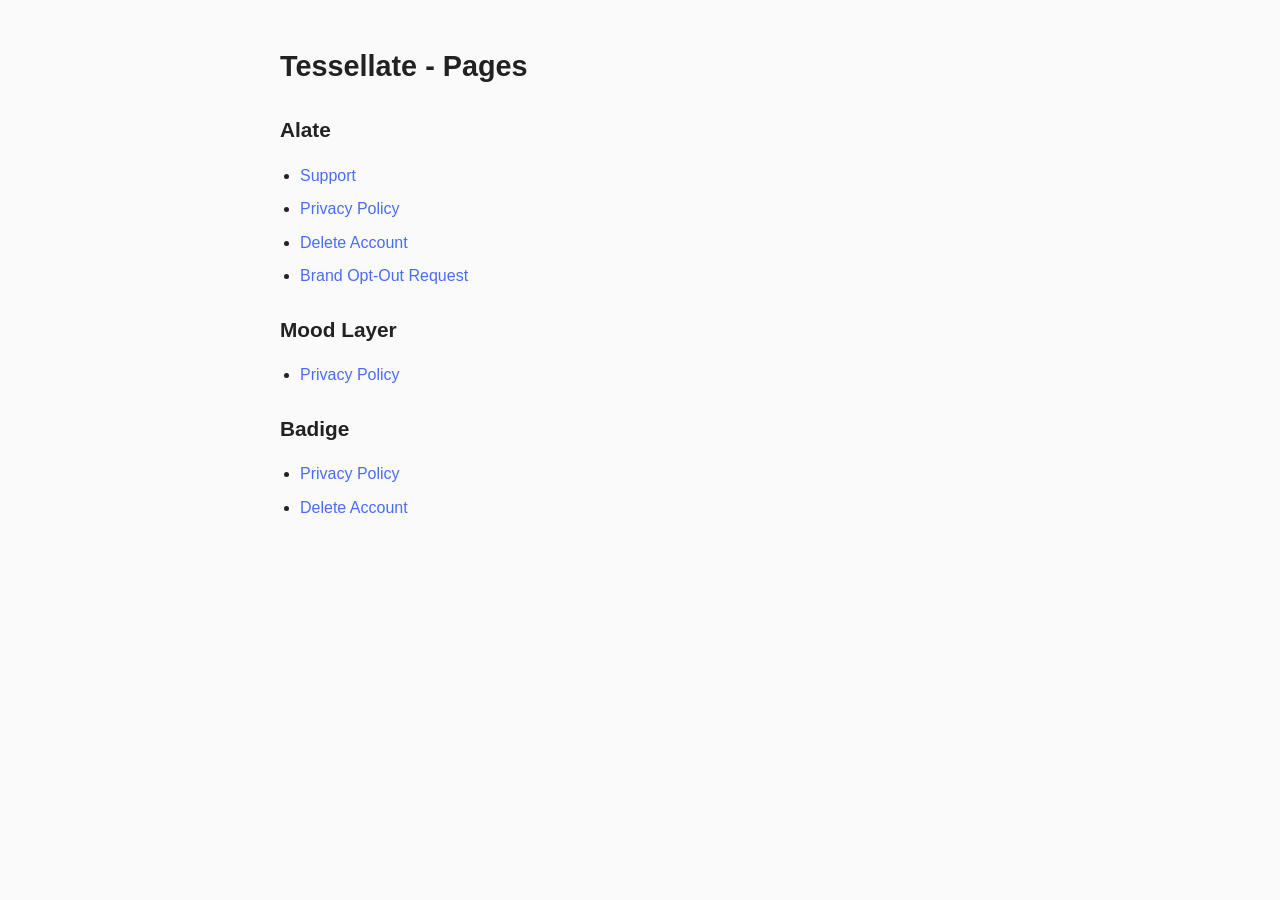
<file: index.html>
<!DOCTYPE html>
<html lang="en">
<head>
    <meta charset="UTF-8">
    <meta name="viewport" content="width=device-width, initial-scale=1.0">
    <title>Tessellate - Pages</title>
    <style>
        body {
            font-family: -apple-system, BlinkMacSystemFont, 'Segoe UI', Roboto, sans-serif;
            max-width: 720px;
            margin: 0 auto;
            padding: 24px 16px;
            color: #222;
            line-height: 1.6;
            background: #fafafa;
        }
        h1 { font-size: 1.8em; margin-bottom: 24px; }
        h2 { font-size: 1.3em; margin-top: 24px; margin-bottom: 8px; }
        a { color: #4a6cf7; text-decoration: none; }
        a:hover { text-decoration: underline; }
        ul { padding-left: 20px; }
        li { margin-bottom: 8px; }
    </style>
</head>
<body>
    <h1>Tessellate - Pages</h1>

    <h2>Alate</h2>
    <ul>
        <li><a href="alate/support.html">Support</a></li>
        <li><a href="alate/privacy-policy.html">Privacy Policy</a></li>
        <li><a href="alate/delete-account.html">Delete Account</a></li>
        <li><a href="alate/brand-optout.html">Brand Opt-Out Request</a></li>
    </ul>

    <h2>Mood Layer</h2>
    <ul>
        <li><a href="mood-layer/privacy-policy.html">Privacy Policy</a></li>
    </ul>

    <h2>Badige</h2>
    <ul>
        <li><a href="badige/privacy-policy.html">Privacy Policy</a></li>
        <li><a href="badige/delete-account.html">Delete Account</a></li>
    </ul>
</body>
</html>
</file>
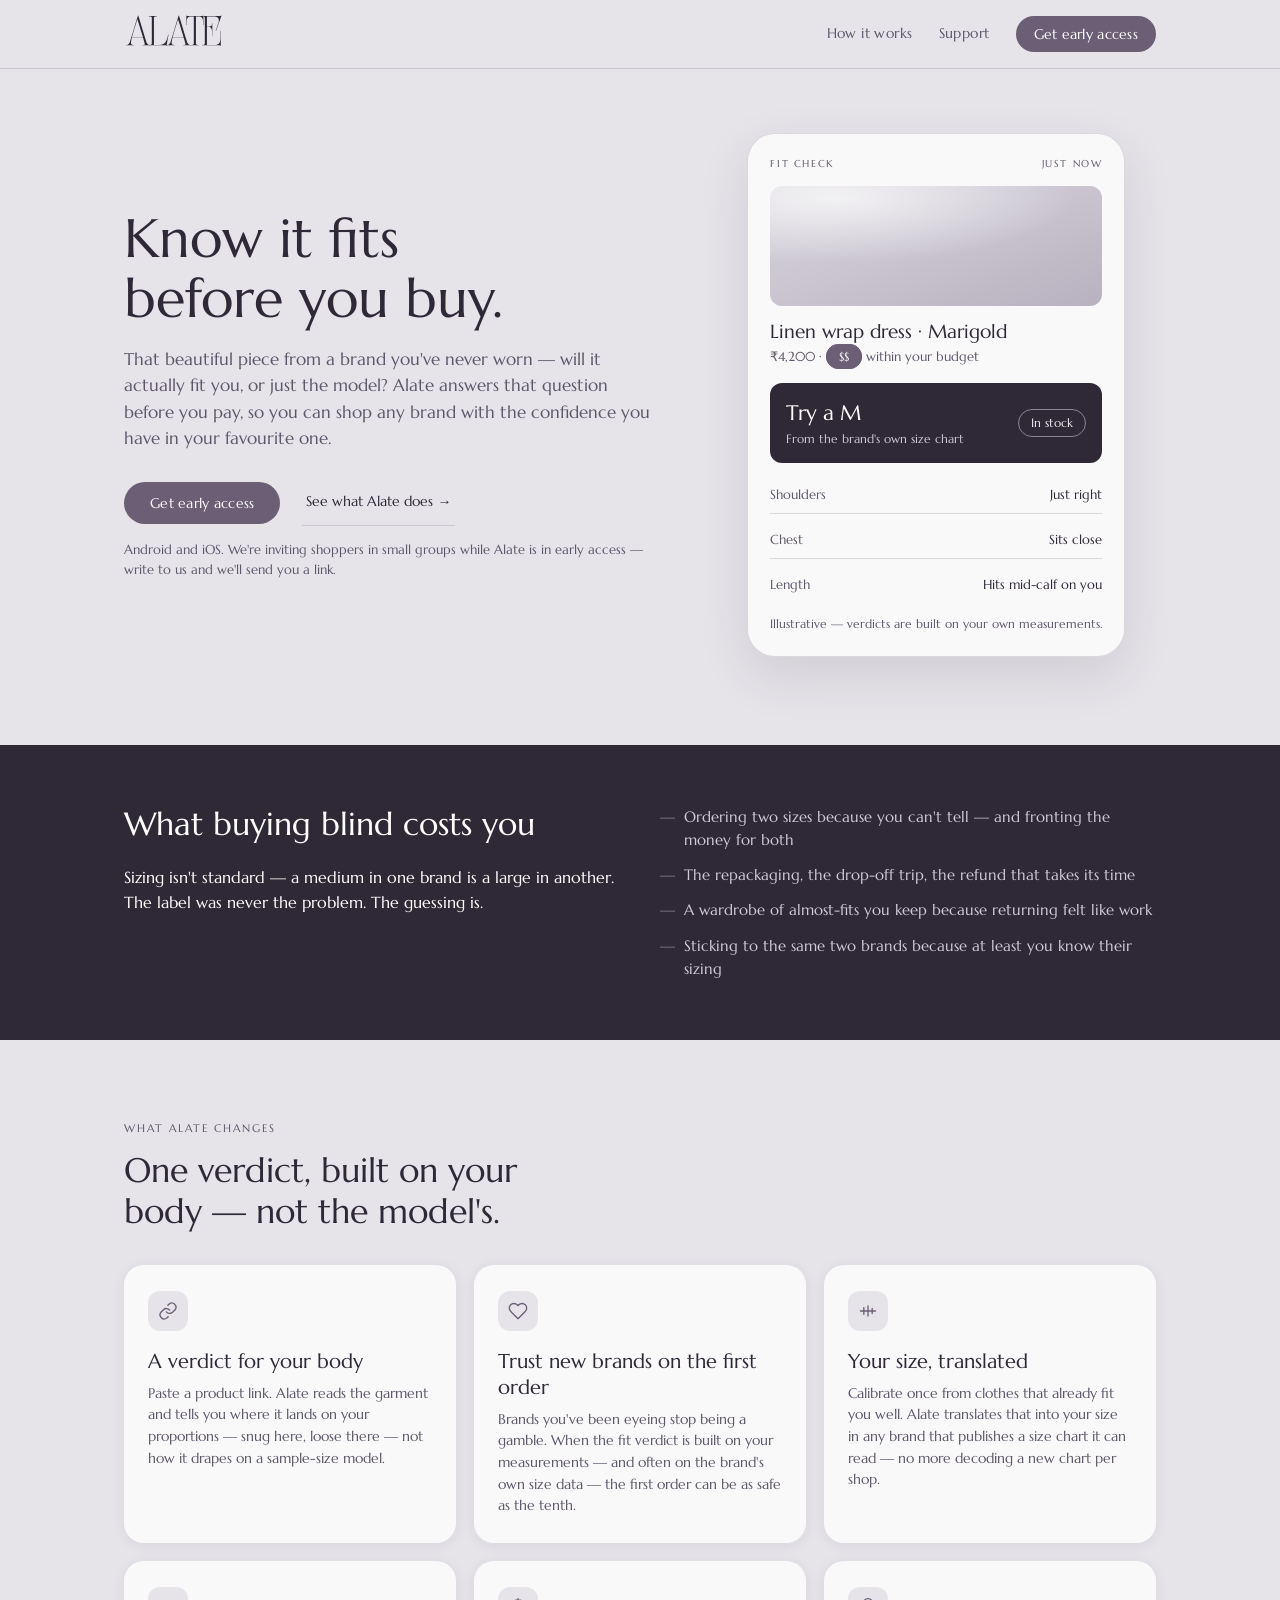
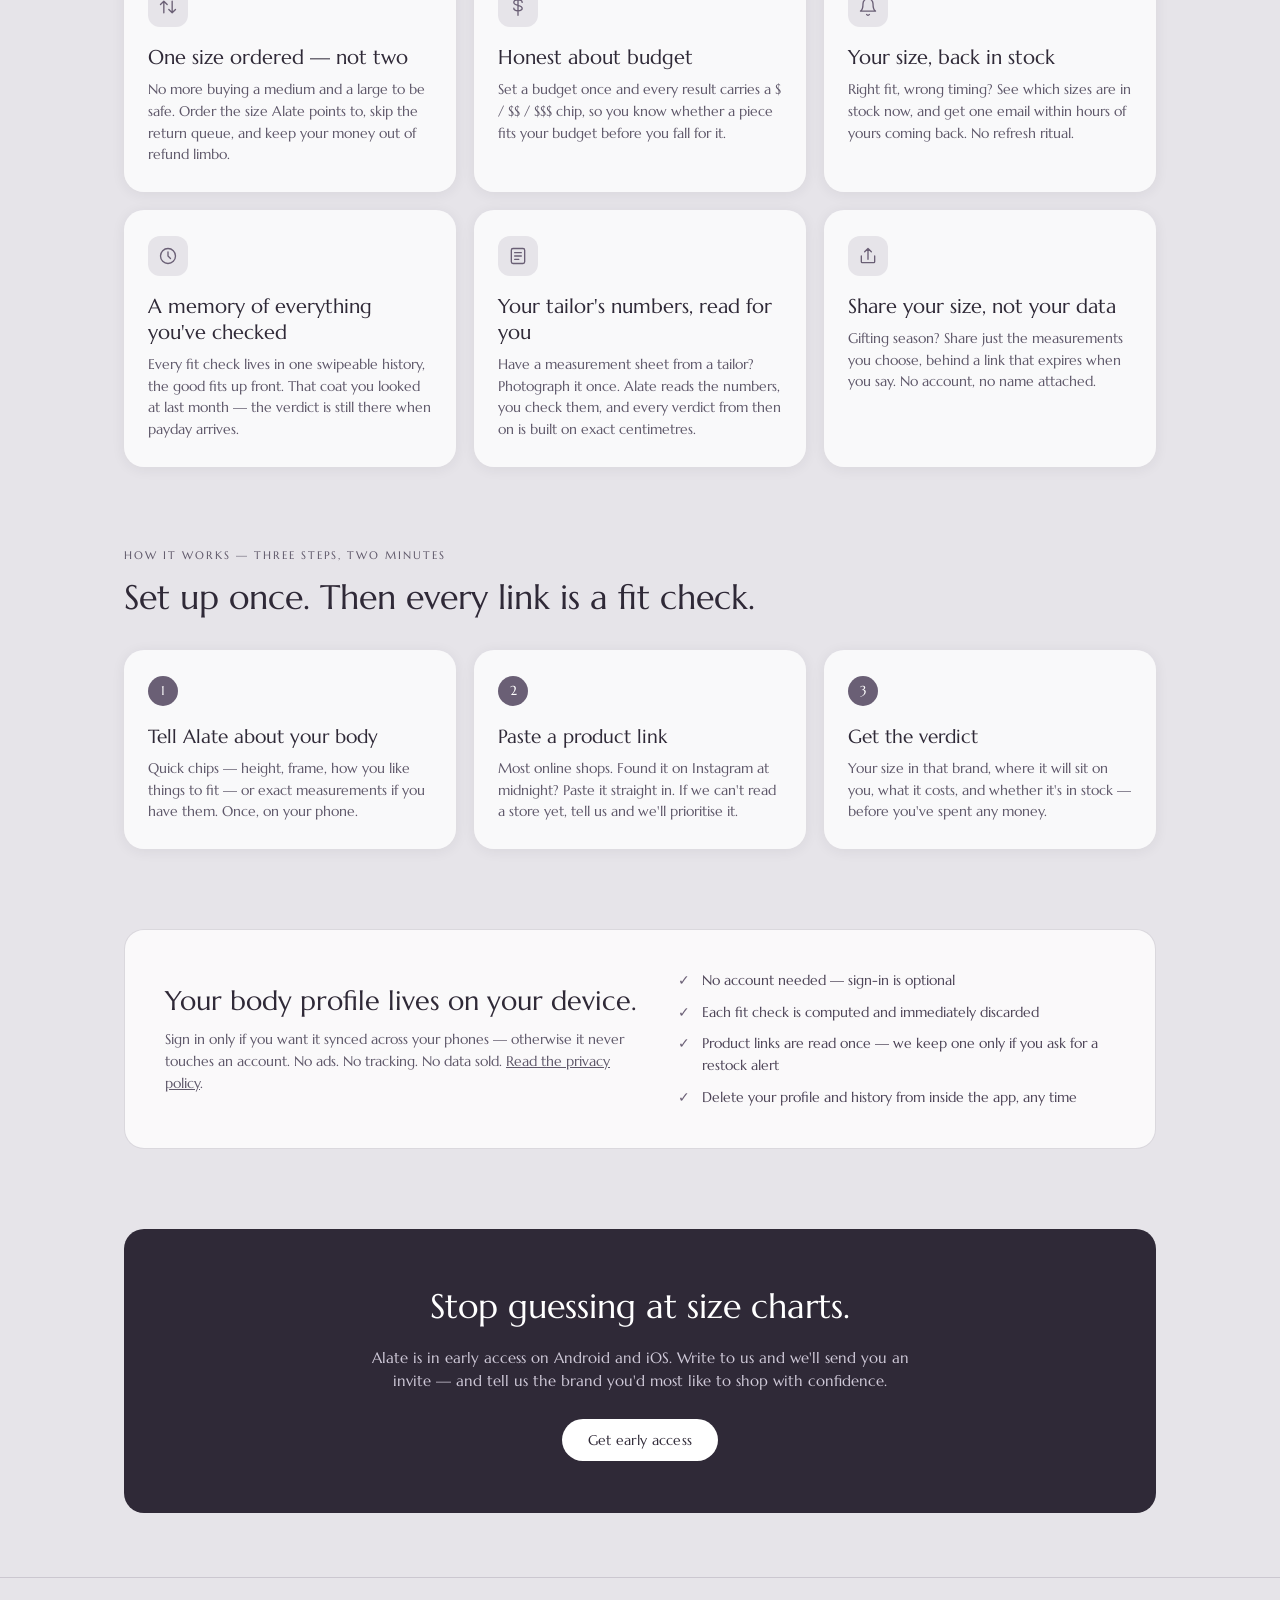
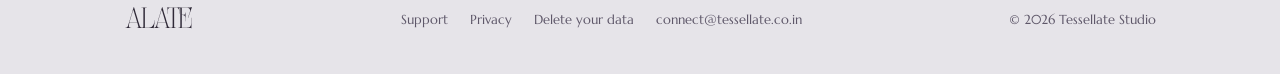
<file: alate/index.html>
<!DOCTYPE html>
<html lang="en">
<head>
<meta charset="UTF-8">
<meta name="viewport" content="width=device-width, initial-scale=1.0">
<title>Alate — Know it fits before you buy</title>
<meta name="robots" content="noindex, nofollow">
<meta name="description" content="Paste a product link and Alate tells you which size to order and how it will sit on your body — before you pay. Your body profile lives on your device.">
<meta property="og:title" content="Alate — Know it fits before you buy">
<meta property="og:description" content="A fit verdict for your body, from a product link. No ads, no tracking, no data sold.">
<meta property="og:type" content="website">
<meta property="og:url" content="https://tessellate.co.in/alate/">
<meta property="og:image" content="https://tessellate.co.in/alate/assets/icon.png">
<link rel="canonical" href="https://tessellate.co.in/alate/">
<link rel="icon" type="image/png" href="assets/icon.png">
<link rel="apple-touch-icon" href="assets/icon.png">
<link rel="stylesheet" href="assets/alate.css">
</head>
<body>

<header class="nav">
  <div class="wrap">
    <a class="wordmark" href="./"><img src="assets/wordmark.svg" alt="alate"></a>
    <nav class="nav-links" aria-label="Primary">
      <a class="hide-sm" href="#how">How it works</a>
      <a class="hide-sm" href="support.html">Support</a>
      <button class="pill" type="button" data-contact>Get early access</button>
    </nav>
  </div>
</header>

<main>
  <section class="hero">
    <div class="wrap hero-grid">
      <div>
        <h1>Know it fits before you buy.</h1>
        <p class="sub">That beautiful piece from a brand you've never worn — will it actually fit you, or just the model? Alate answers that question before you pay, so you can shop any brand with the confidence you have in your favourite one.</p>
        <div class="cta-row">
          <button class="pill" type="button" data-contact>Get early access</button>
          <a class="ghost" href="#what">See what Alate does →</a>
        </div>
        <p class="cta-note">Android and iOS. We're inviting shoppers in small groups while Alate is in early access — write to us and we'll send you a link.</p>
      </div>

      <div class="mock" aria-hidden="true">
        <div class="mock-top">
          <span class="mock-brand">Fit check</span>
          <span class="mock-brand">Just now</span>
        </div>
        <div class="mock-img"></div>
        <p class="mock-title">Linen wrap dress · Marigold</p>
        <p class="mock-price">₹4,200 · <span class="chip on">$$</span> within your budget</p>
        <div class="mock-verdict">
          <div>
            <div class="big">Try a M</div>
            <div class="conf">From the brand's own size chart</div>
          </div>
          <span class="chip">In stock</span>
        </div>
        <div class="mock-rows">
          <div class="mock-row"><span>Shoulders</span><span>Just right</span></div>
          <div class="mock-row"><span>Chest</span><span>Sits close</span></div>
          <div class="mock-row"><span>Length</span><span>Hits mid-calf on you</span></div>
        </div>
        <p class="mock-caption">Illustrative — verdicts are built on your own measurements.</p>
      </div>
    </div>
  </section>

  <section class="band">
    <div class="wrap band-grid">
      <div>
        <h2>What buying blind costs you</h2>
        <p class="kicker">Sizing isn't standard — a medium in one brand is a large in another. The label was never the problem. The guessing is.</p>
      </div>
      <ul>
        <li>Ordering two sizes because you can't tell — and fronting the money for both</li>
        <li>The repackaging, the drop-off trip, the refund that takes its time</li>
        <li>A wardrobe of almost-fits you keep because returning felt like work</li>
        <li>Sticking to the same two brands because at least you know their sizing</li>
      </ul>
    </div>
  </section>

  <section class="section" id="what">
    <div class="wrap">
      <p class="eyebrow">What Alate changes</p>
      <h2 class="section-title">One verdict, built on your body — not the model's.</h2>
      <div class="grid">
        <div class="card">
          <div class="glyph"><svg viewBox="0 0 24 24" aria-hidden="true"><path d="M10 13a5 5 0 0 0 7.5.5l3-3a5 5 0 0 0-7-7l-1.7 1.7"/><path d="M14 11a5 5 0 0 0-7.5-.5l-3 3a5 5 0 0 0 7 7l1.7-1.7"/></svg></div>
          <h3>A verdict for your body</h3>
          <p>Paste a product link. Alate reads the garment and tells you where it lands on your proportions — snug here, loose there — not how it drapes on a sample-size model.</p>
        </div>
        <div class="card">
          <div class="glyph"><svg viewBox="0 0 24 24" aria-hidden="true"><path d="M20.8 4.6a5.5 5.5 0 0 0-7.8 0L12 5.6l-1-1a5.5 5.5 0 0 0-7.8 7.8l1 1L12 21.2l7.8-7.8 1-1a5.5 5.5 0 0 0 0-7.8z"/></svg></div>
          <h3>Trust new brands on the first order</h3>
          <p>Brands you've been eyeing stop being a gamble. When the fit verdict is built on your measurements — and often on the brand's own size data — the first order can be as safe as the tenth.</p>
        </div>
        <div class="card">
          <div class="glyph"><svg viewBox="0 0 24 24" aria-hidden="true"><path d="M3 12h18M7 8v8M12 6v12M17 9v6"/></svg></div>
          <h3>Your size, translated</h3>
          <p>Calibrate once from clothes that already fit you well. Alate translates that into your size in any brand that publishes a size chart it can read — no more decoding a new chart per shop.</p>
        </div>
        <div class="card">
          <div class="glyph"><svg viewBox="0 0 24 24" aria-hidden="true"><path d="M3 9l4-4 4 4M7 5v14"/><path d="M21 15l-4 4-4-4M17 19V5"/></svg></div>
          <h3>One size ordered — not two</h3>
          <p>No more buying a medium and a large to be safe. Order the size Alate points to, skip the return queue, and keep your money out of refund limbo.</p>
        </div>
        <div class="card">
          <div class="glyph"><svg viewBox="0 0 24 24" aria-hidden="true"><path d="M12 2v20M17 6.5c0-2-2.2-3-5-3s-5 1-5 3 2 2.7 5 3.5 5 1.7 5 3.5-2.2 3-5 3-5-1-5-3"/></svg></div>
          <h3>Honest about budget</h3>
          <p>Set a budget once and every result carries a $ / $$ / $$$ chip, so you know whether a piece fits your budget before you fall for it.</p>
        </div>
        <div class="card">
          <div class="glyph"><svg viewBox="0 0 24 24" aria-hidden="true"><path d="M18 8a6 6 0 0 0-12 0c0 7-3 9-3 9h18s-3-2-3-9"/><path d="M13.7 21a2 2 0 0 1-3.4 0"/></svg></div>
          <h3>Your size, back in stock</h3>
          <p>Right fit, wrong timing? See which sizes are in stock now, and get one email within hours of yours coming back. No refresh ritual.</p>
        </div>
        <div class="card">
          <div class="glyph"><svg viewBox="0 0 24 24" aria-hidden="true"><circle cx="12" cy="12" r="9"/><path d="M12 7v5l3 3"/></svg></div>
          <h3>A memory of everything you've checked</h3>
          <p>Every fit check lives in one swipeable history, the good fits up front. That coat you looked at last month — the verdict is still there when payday arrives.</p>
        </div>
        <div class="card">
          <div class="glyph"><svg viewBox="0 0 24 24" aria-hidden="true"><rect x="4" y="3" width="16" height="18" rx="2"/><path d="M8 8h8M8 12h8M8 16h5"/></svg></div>
          <h3>Your tailor's numbers, read for you</h3>
          <p>Have a measurement sheet from a tailor? Photograph it once. Alate reads the numbers, you check them, and every verdict from then on is built on exact centimetres.</p>
        </div>
        <div class="card">
          <div class="glyph"><svg viewBox="0 0 24 24" aria-hidden="true"><path d="M4 12v7a1 1 0 0 0 1 1h14a1 1 0 0 0 1-1v-7"/><path d="M12 3v13M8 7l4-4 4 4"/></svg></div>
          <h3>Share your size, not your data</h3>
          <p>Gifting season? Share just the measurements you choose, behind a link that expires when you say. No account, no name attached.</p>
        </div>
      </div>
    </div>
  </section>

  <section class="section" id="how">
    <div class="wrap">
      <p class="eyebrow">How it works — three steps, two minutes</p>
      <h2 class="section-title">Set up once. Then every link is a fit check.</h2>
      <div class="steps">
        <div class="step">
          <h3>Tell Alate about your body</h3>
          <p>Quick chips — height, frame, how you like things to fit — or exact measurements if you have them. Once, on your phone.</p>
        </div>
        <div class="step">
          <h3>Paste a product link</h3>
          <p>Most online shops. Found it on Instagram at midnight? Paste it straight in. If we can't read a store yet, tell us and we'll prioritise it.</p>
        </div>
        <div class="step">
          <h3>Get the verdict</h3>
          <p>Your size in that brand, where it will sit on you, what it costs, and whether it's in stock — before you've spent any money.</p>
        </div>
      </div>
    </div>
  </section>

  <section class="wrap">
    <div class="trust">
      <div>
        <p class="lead">Your body profile lives on your device.</p>
        <p class="small">Sign in only if you want it synced across your phones — otherwise it never touches an account. No ads. No tracking. No data sold. <a href="privacy-policy.html">Read the privacy policy</a>.</p>
      </div>
      <ul>
        <li>No account needed — sign-in is optional</li>
        <li>Each fit check is computed and immediately discarded</li>
        <li>Product links are read once — we keep one only if you ask for a restock alert</li>
        <li>Delete your profile and history from inside the app, any time</li>
      </ul>
    </div>

    <div class="cta-band">
      <h2>Stop guessing at size charts.</h2>
      <p>Alate is in early access on Android and iOS. Write to us and we'll send you an invite — and tell us the brand you'd most like to shop with confidence.</p>
      <button class="pill" type="button" data-contact>Get early access</button>
    </div>
  </section>
</main>

<footer class="foot">
  <div class="wrap">
    <a class="wordmark" href="./"><img src="assets/wordmark.svg" alt="alate"></a>
    <ul>
      <li><a href="support.html">Support</a></li>
      <li><a href="privacy-policy.html">Privacy</a></li>
      <li><a href="delete-account.html">Delete your data</a></li>
      <li><a href="mailto:connect@tessellate.co.in">connect@tessellate.co.in</a></li>
    </ul>
    <p class="copy">© 2026 Tessellate Studio</p>
  </div>
</footer>

<dialog class="contact" id="contact" aria-labelledby="contact-title">
  <form method="dialog">
    <p class="eyebrow">Get early access</p>
    <h2 id="contact-title">Write to us and we'll send you a link.</h2>
    <p>Say which phone you're on, and — if you like — the brand you'd most like to shop with confidence. We reply within a couple of days.</p>
    <div class="addr">
      <code data-address>connect@tessellate.co.in</code>
      <button class="pill" type="button" data-copy>Copy address</button>
    </div>
    <div class="row">
      <a href="mailto:connect@tessellate.co.in?subject=Alate%20early%20access">Open in your mail app instead</a>
      <button class="ghost" type="submit">Close</button>
    </div>
  </form>
</dialog>
<script src="assets/contact.js"></script>

</body>
</html>
</file>
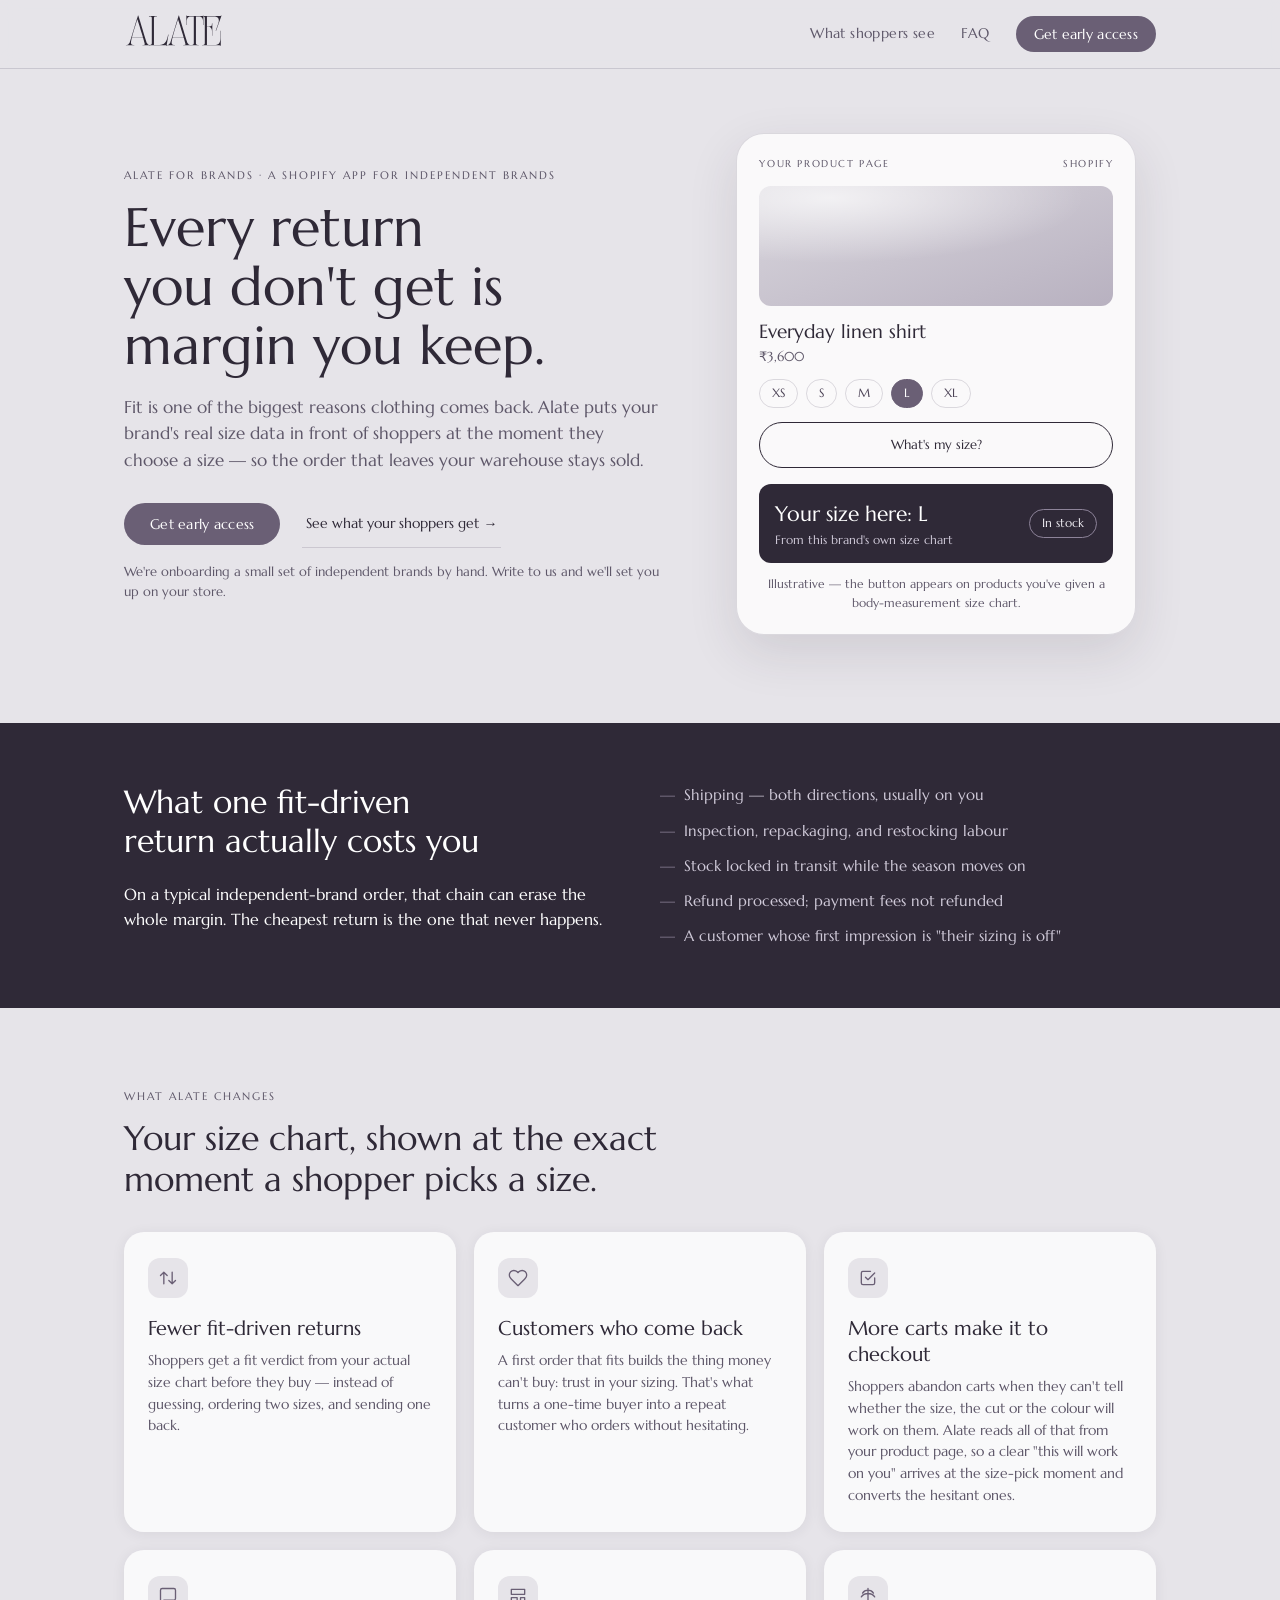
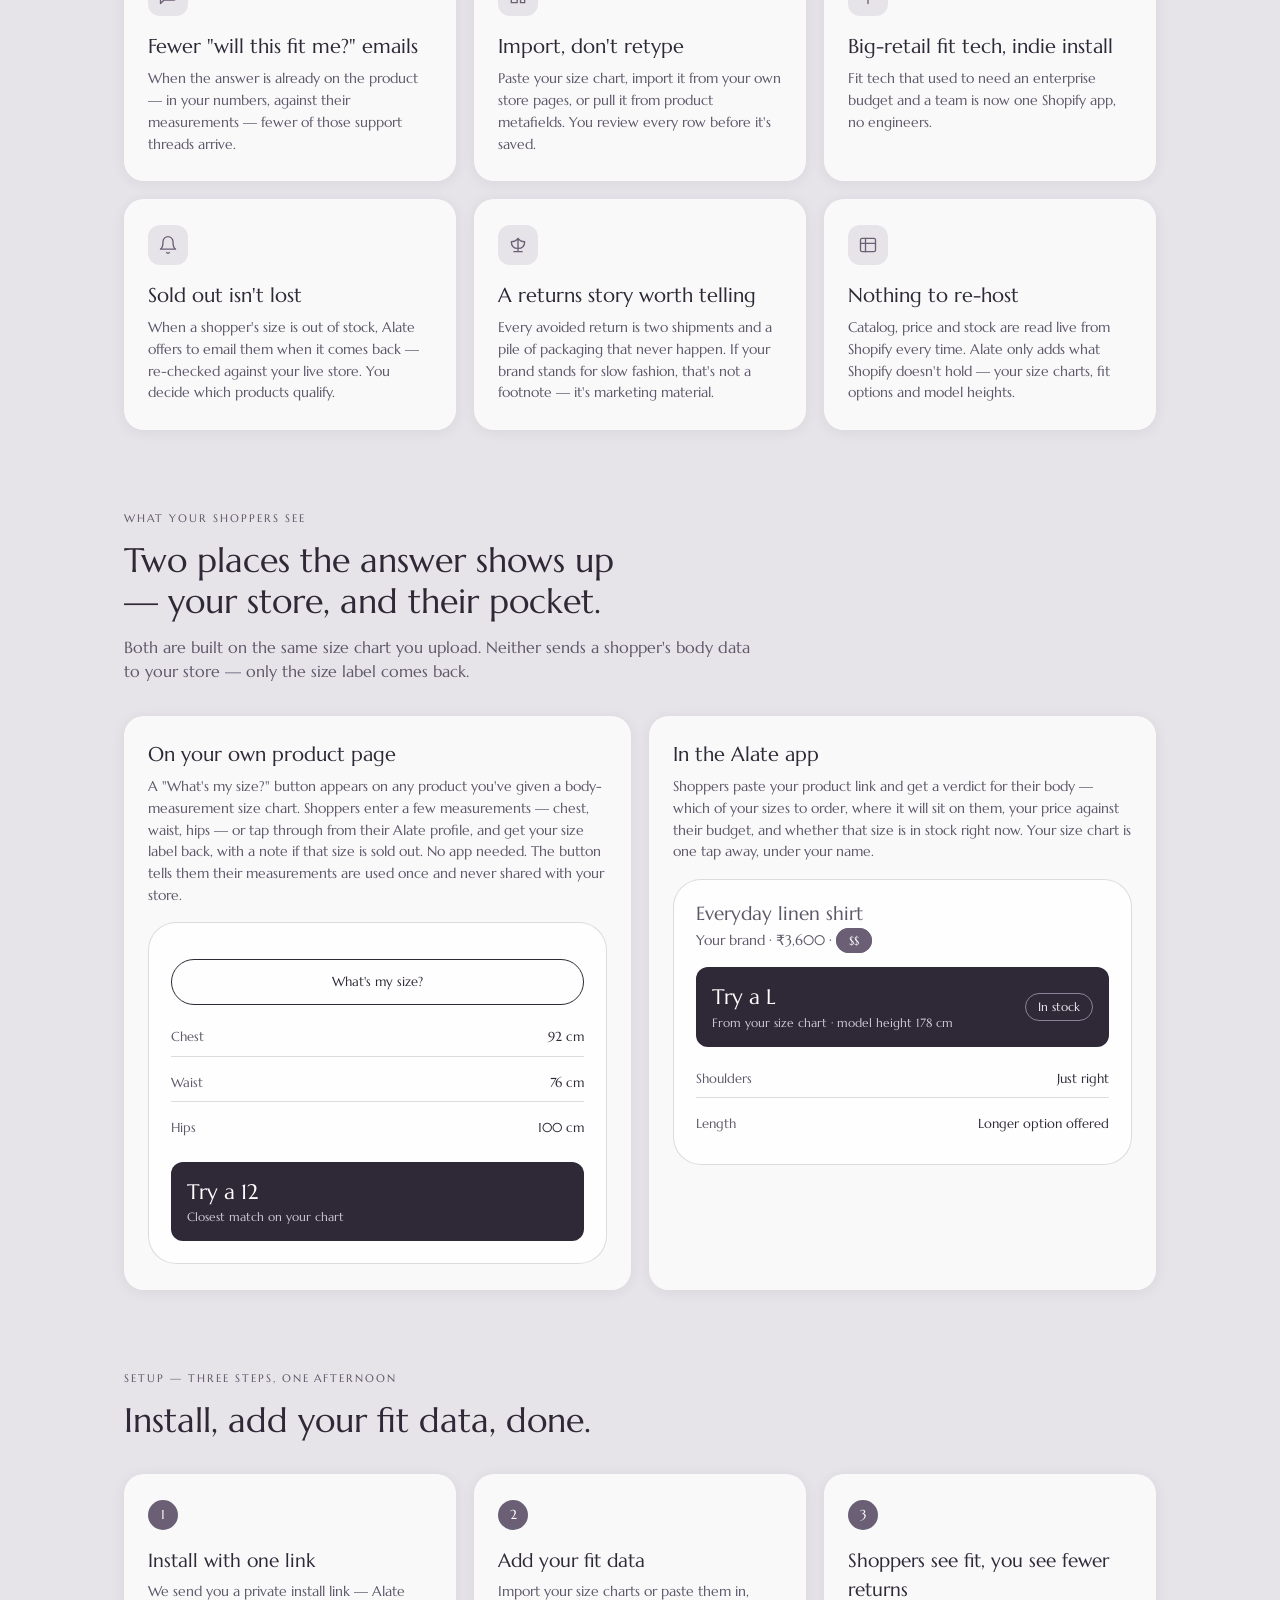
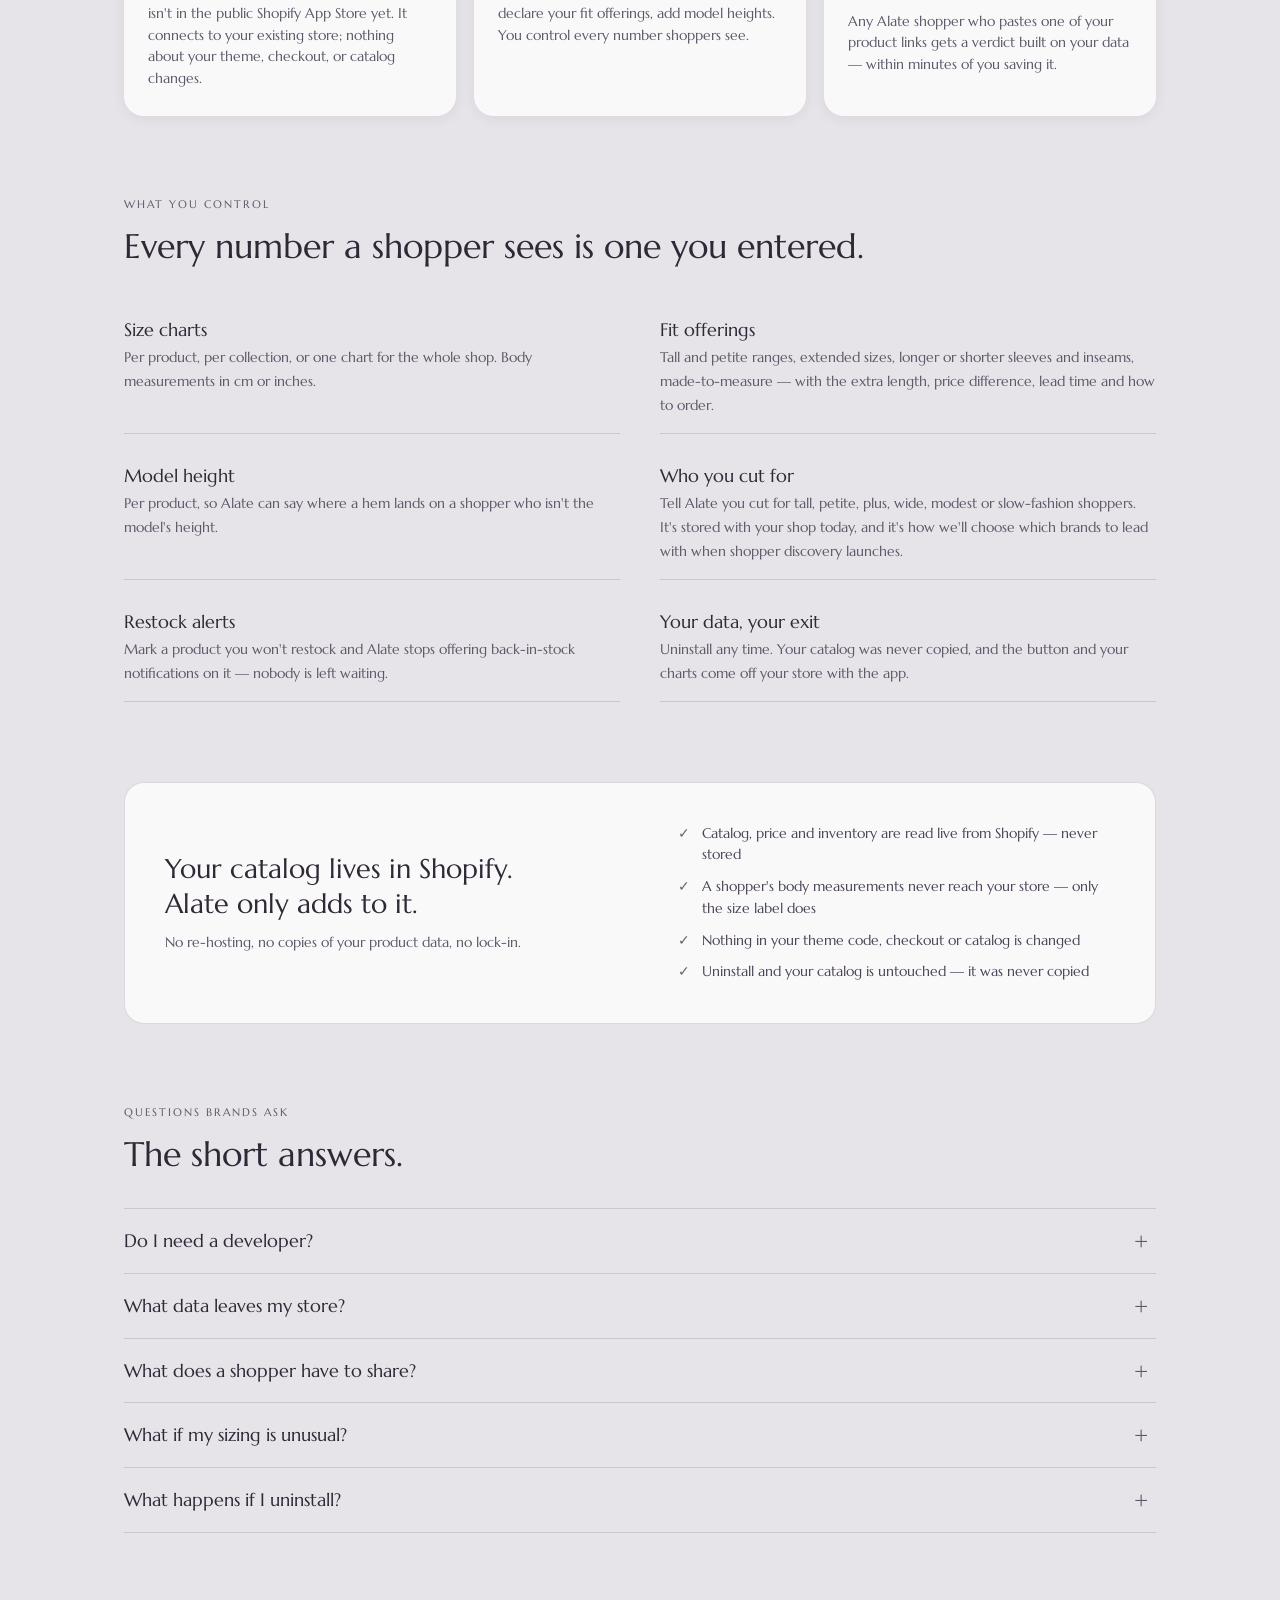
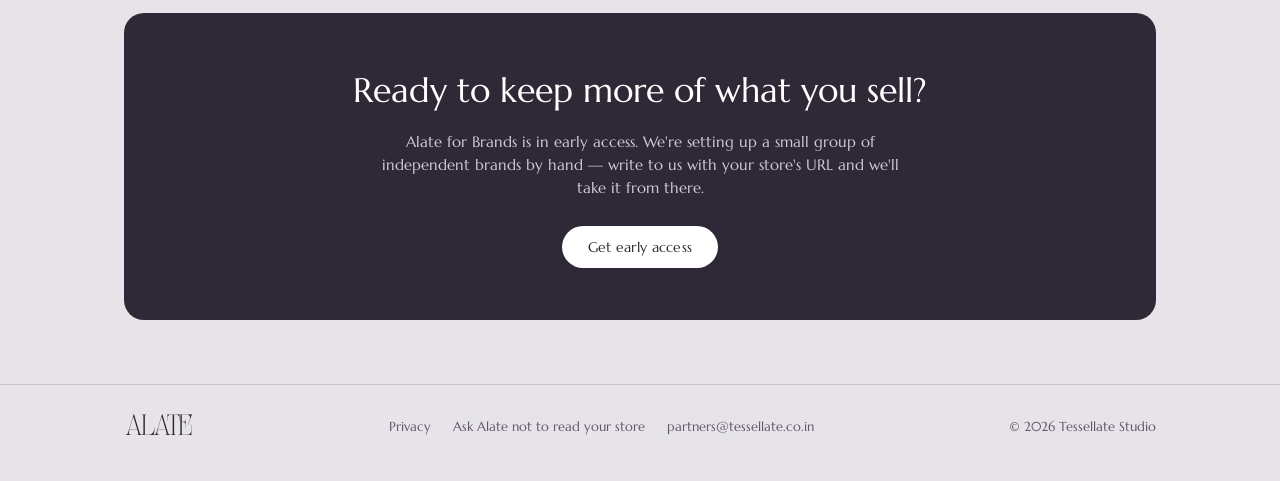
<file: alate/brands/index.html>
<!DOCTYPE html>
<html lang="en">
<head>
<meta charset="UTF-8">
<meta name="viewport" content="width=device-width, initial-scale=1.0">
<title>Alate for Brands — Cut fit-driven returns, keep the margin</title>
<meta name="robots" content="noindex, nofollow">
<meta name="description" content="A Shopify app for independent clothing brands. Put your real size data in front of shoppers at the moment they choose a size — fewer fit-driven returns, more first orders that stay sold.">
<meta property="og:title" content="Alate for Brands — Cut fit-driven returns, keep the margin">
<meta property="og:description" content="Your size charts, in front of shoppers at the moment they pick a size. One Shopify app, no engineers.">
<meta property="og:type" content="website">
<meta property="og:url" content="https://tessellate.co.in/alate/brands/">
<meta property="og:image" content="https://tessellate.co.in/alate/assets/icon.png">
<link rel="canonical" href="https://tessellate.co.in/alate/brands/">
<link rel="icon" type="image/png" href="../assets/icon.png">
<link rel="apple-touch-icon" href="../assets/icon.png">
<link rel="stylesheet" href="../assets/alate.css">
</head>
<body>

<header class="nav">
  <div class="wrap">
    <a class="wordmark" href="./"><img src="../assets/wordmark.svg" alt="alate"></a>
    <nav class="nav-links" aria-label="Primary">
      <a class="hide-sm" href="#shoppers-see">What shoppers see</a>
      <a class="hide-sm" href="#faq">FAQ</a>
      <button class="pill" type="button" data-contact>Get early access</button>
    </nav>
  </div>
</header>

<main>
  <section class="hero">
    <div class="wrap hero-grid">
      <div>
        <p class="eyebrow">Alate for Brands · A Shopify app for independent brands</p>
        <h1>Every return you don't get is margin you keep.</h1>
        <p class="sub">Fit is one of the biggest reasons clothing comes back. Alate puts your brand's real size data in front of shoppers at the moment they choose a size — so the order that leaves your warehouse stays sold.</p>
        <div class="cta-row">
          <button class="pill" type="button" data-contact>Get early access</button>
          <a class="ghost" href="#shoppers-see">See what your shoppers get →</a>
        </div>
        <p class="cta-note">We're onboarding a small set of independent brands by hand. Write to us and we'll set you up on your store.</p>
      </div>

      <div class="mock" aria-hidden="true">
        <div class="mock-top">
          <span class="mock-brand">Your product page</span>
          <span class="mock-brand">Shopify</span>
        </div>
        <div class="mock-img"></div>
        <p class="mock-title">Everyday linen shirt</p>
        <p class="mock-price">₹3,600</p>
        <div class="chips">
          <span class="chip">XS</span><span class="chip">S</span><span class="chip">M</span><span class="chip on">L</span><span class="chip">XL</span>
        </div>
        <span class="mock-btn outline">What's my size?</span>
        <div class="mock-verdict">
          <div>
            <div class="big">Your size here: L</div>
            <div class="conf">From this brand's own size chart</div>
          </div>
          <span class="chip">In stock</span>
        </div>
        <p class="mock-caption">Illustrative — the button appears on products you've given a body-measurement size chart.</p>
      </div>
    </div>
  </section>

  <section class="band">
    <div class="wrap band-grid">
      <div>
        <h2>What one fit-driven return actually costs you</h2>
        <p class="kicker">On a typical independent-brand order, that chain can erase the whole margin. The cheapest return is the one that never happens.</p>
      </div>
      <ul>
        <li>Shipping — both directions, usually on you</li>
        <li>Inspection, repackaging, and restocking labour</li>
        <li>Stock locked in transit while the season moves on</li>
        <li>Refund processed; payment fees not refunded</li>
        <li>A customer whose first impression is "their sizing is off"</li>
      </ul>
    </div>
  </section>

  <section class="section" id="what">
    <div class="wrap">
      <p class="eyebrow">What Alate changes</p>
      <h2 class="section-title">Your size chart, shown at the exact moment a shopper picks a size.</h2>
      <div class="grid">
        <div class="card">
          <div class="glyph"><svg viewBox="0 0 24 24" aria-hidden="true"><path d="M3 9l4-4 4 4M7 5v14"/><path d="M21 15l-4 4-4-4M17 19V5"/></svg></div>
          <h3>Fewer fit-driven returns</h3>
          <p>Shoppers get a fit verdict from your actual size chart before they buy — instead of guessing, ordering two sizes, and sending one back.</p>
        </div>
        <div class="card">
          <div class="glyph"><svg viewBox="0 0 24 24" aria-hidden="true"><path d="M20.8 4.6a5.5 5.5 0 0 0-7.8 0L12 5.6l-1-1a5.5 5.5 0 0 0-7.8 7.8l1 1L12 21.2l7.8-7.8 1-1a5.5 5.5 0 0 0 0-7.8z"/></svg></div>
          <h3>Customers who come back</h3>
          <p>A first order that fits builds the thing money can't buy: trust in your sizing. That's what turns a one-time buyer into a repeat customer who orders without hesitating.</p>
        </div>
        <div class="card">
          <div class="glyph"><svg viewBox="0 0 24 24" aria-hidden="true"><path d="M9 11l3 3 8-8"/><path d="M20 12v6a2 2 0 0 1-2 2H6a2 2 0 0 1-2-2V6a2 2 0 0 1 2-2h9"/></svg></div>
          <h3>More carts make it to checkout</h3>
          <p>Shoppers abandon carts when they can't tell whether the size, the cut or the colour will work on them. Alate reads all of that from your product page, so a clear "this will work on you" arrives at the size-pick moment and converts the hesitant ones.</p>
        </div>
        <div class="card">
          <div class="glyph"><svg viewBox="0 0 24 24" aria-hidden="true"><path d="M21 15a2 2 0 0 1-2 2H7l-4 4V5a2 2 0 0 1 2-2h14a2 2 0 0 1 2 2z"/></svg></div>
          <h3>Fewer "will this fit me?" emails</h3>
          <p>When the answer is already on the product — in your numbers, against their measurements — fewer of those support threads arrive.</p>
        </div>
        <div class="card">
          <div class="glyph"><svg viewBox="0 0 24 24" aria-hidden="true"><path d="M4 4h16v6H4zM4 14h7v6H4zM15 14h5v6h-5z"/></svg></div>
          <h3>Import, don't retype</h3>
          <p>Paste your size chart, import it from your own store pages, or pull it from product metafields. You review every row before it's saved.</p>
        </div>
        <div class="card">
          <div class="glyph"><svg viewBox="0 0 24 24" aria-hidden="true"><path d="M12 3v18M5.5 8.5C7 6 9.5 5 12 5s5 1 6.5 3.5M4 13c2-3 5-4 8-4s6 1 8 4"/></svg></div>
          <h3>Big-retail fit tech, indie install</h3>
          <p>Fit tech that used to need an enterprise budget and a team is now one Shopify app, no engineers.</p>
        </div>
        <div class="card">
          <div class="glyph"><svg viewBox="0 0 24 24" aria-hidden="true"><path d="M18 8a6 6 0 0 0-12 0c0 7-3 9-3 9h18s-3-2-3-9"/><path d="M13.7 21a2 2 0 0 1-3.4 0"/></svg></div>
          <h3>Sold out isn't lost</h3>
          <p>When a shopper's size is out of stock, Alate offers to email them when it comes back — re-checked against your live store. You decide which products qualify.</p>
        </div>
        <div class="card">
          <div class="glyph"><svg viewBox="0 0 24 24" aria-hidden="true"><path d="M7 20h10M12 4v16M12 4c-2 3-5 4-8 4 0 5 3 8 8 8s8-3 8-8c-3 0-6-1-8-4z"/></svg></div>
          <h3>A returns story worth telling</h3>
          <p>Every avoided return is two shipments and a pile of packaging that never happen. If your brand stands for slow fashion, that's not a footnote — it's marketing material.</p>
        </div>
        <div class="card">
          <div class="glyph"><svg viewBox="0 0 24 24" aria-hidden="true"><rect x="3" y="4" width="18" height="16" rx="2"/><path d="M3 10h18M9 4v16"/></svg></div>
          <h3>Nothing to re-host</h3>
          <p>Catalog, price and stock are read live from Shopify every time. Alate only adds what Shopify doesn't hold — your size charts, fit options and model heights.</p>
        </div>
      </div>
    </div>
  </section>

  <section class="section" id="shoppers-see">
    <div class="wrap">
      <p class="eyebrow">What your shoppers see</p>
      <h2 class="section-title">Two places the answer shows up — your store, and their pocket.</h2>
      <p class="section-lead">Both are built on the same size chart you upload. Neither sends a shopper's body data to your store — only the size label comes back.</p>
      <div class="two-up">
        <div class="card tall">
          <div>
            <h3>On your own product page</h3>
            <p>A "What's my size?" button appears on any product you've given a body-measurement size chart. Shoppers enter a few measurements — chest, waist, hips — or tap through from their Alate profile, and get your size label back, with a note if that size is sold out. No app needed. The button tells them their measurements are used once and never shared with your store.</p>
          </div>
          <div class="mock" aria-hidden="true">
            <span class="mock-btn outline">What's my size?</span>
            <div class="mock-rows">
              <div class="mock-row"><span>Chest</span><span>92 cm</span></div>
              <div class="mock-row"><span>Waist</span><span>76 cm</span></div>
              <div class="mock-row"><span>Hips</span><span>100 cm</span></div>
            </div>
            <div class="mock-verdict"><div><div class="big">Try a 12</div><div class="conf">Closest match on your chart</div></div></div>
          </div>
        </div>
        <div class="card tall">
          <div>
            <h3>In the Alate app</h3>
            <p>Shoppers paste your product link and get a verdict for their body — which of your sizes to order, where it will sit on them, your price against their budget, and whether that size is in stock right now. Your size chart is one tap away, under your name.</p>
          </div>
          <div class="mock" aria-hidden="true">
            <p class="mock-title">Everyday linen shirt</p>
            <p class="mock-price">Your brand · ₹3,600 · <span class="chip on">$$</span></p>
            <div class="mock-verdict"><div><div class="big">Try a L</div><div class="conf">From your size chart · model height 178 cm</div></div><span class="chip">In stock</span></div>
            <div class="mock-rows">
              <div class="mock-row"><span>Shoulders</span><span>Just right</span></div>
              <div class="mock-row"><span>Length</span><span>Longer option offered</span></div>
            </div>
          </div>
        </div>
      </div>
    </div>
  </section>

  <section class="section" id="setup">
    <div class="wrap">
      <p class="eyebrow">Setup — three steps, one afternoon</p>
      <h2 class="section-title">Install, add your fit data, done.</h2>
      <div class="steps">
        <div class="step">
          <h3>Install with one link</h3>
          <p>We send you a private install link — Alate isn't in the public Shopify App Store yet. It connects to your existing store; nothing about your theme, checkout, or catalog changes.</p>
        </div>
        <div class="step">
          <h3>Add your fit data</h3>
          <p>Import your size charts or paste them in, declare your fit offerings, add model heights. You control every number shoppers see.</p>
        </div>
        <div class="step">
          <h3>Shoppers see fit, you see fewer returns</h3>
          <p>Any Alate shopper who pastes one of your product links gets a verdict built on your data — within minutes of you saving it.</p>
        </div>
      </div>
    </div>
  </section>

  <section class="section" id="control">
    <div class="wrap">
      <p class="eyebrow">What you control</p>
      <h2 class="section-title">Every number a shopper sees is one you entered.</h2>
      <ul class="controls">
        <li><strong>Size charts</strong><span>Per product, per collection, or one chart for the whole shop. Body measurements in cm or inches.</span></li>
        <li><strong>Fit offerings</strong><span>Tall and petite ranges, extended sizes, longer or shorter sleeves and inseams, made-to-measure — with the extra length, price difference, lead time and how to order.</span></li>
        <li><strong>Model height</strong><span>Per product, so Alate can say where a hem lands on a shopper who isn't the model's height.</span></li>
        <li><strong>Who you cut for</strong><span>Tell Alate you cut for tall, petite, plus, wide, modest or slow-fashion shoppers. It's stored with your shop today, and it's how we'll choose which brands to lead with when shopper discovery launches.</span></li>
        <li><strong>Restock alerts</strong><span>Mark a product you won't restock and Alate stops offering back-in-stock notifications on it — nobody is left waiting.</span></li>
        <li><strong>Your data, your exit</strong><span>Uninstall any time. Your catalog was never copied, and the button and your charts come off your store with the app.</span></li>
      </ul>
    </div>
  </section>

  <section class="wrap">
    <div class="trust">
      <div>
        <p class="lead">Your catalog lives in Shopify. Alate only adds to it.</p>
        <p class="small">No re-hosting, no copies of your product data, no lock-in.</p>
      </div>
      <ul>
        <li>Catalog, price and inventory are read live from Shopify — never stored</li>
        <li>A shopper's body measurements never reach your store — only the size label does</li>
        <li>Nothing in your theme code, checkout or catalog is changed</li>
        <li>Uninstall and your catalog is untouched — it was never copied</li>
      </ul>
    </div>
  </section>

  <section class="section" id="faq">
    <div class="wrap">
      <p class="eyebrow">Questions brands ask</p>
      <h2 class="section-title">The short answers.</h2>
      <div class="faq">
        <details>
          <summary>Do I need a developer?</summary>
          <p>No. You install from a link we send you, upload or import your size charts in the dashboard, and switch the "What's my size?" block on in your theme editor. Nothing in your theme code changes.</p>
        </details>
        <details>
          <summary>What data leaves my store?</summary>
          <p>Product title, price, options and stock — read live when a shopper asks, never copied. Alate keeps only what you type in — size charts, fit options, model heights — plus the encrypted connection to your store.</p>
        </details>
        <details>
          <summary>What does a shopper have to share?</summary>
          <p>For the on-store button, a few body measurements they type in themselves — used once and discarded — or a tap-through from their Alate profile. Either way, your store only ever receives the resulting size label.</p>
        </details>
        <details>
          <summary>What if my sizing is unusual?</summary>
          <p>That's the point. Alate matches a shopper's measurements to <em>your</em> chart, not to a generic S/M/L — so a brand that runs small, or cuts for tall or petite bodies, finally gets recommended correctly.</p>
        </details>
        <details>
          <summary>What happens if I uninstall?</summary>
          <p>The button disappears from your store and Alate stops adding to your products. Your catalog, theme and checkout were never modified, so there is nothing to undo.</p>
        </details>
      </div>
    </div>
  </section>

  <section class="wrap">
    <div class="cta-band">
      <h2>Ready to keep more of what you sell?</h2>
      <p>Alate for Brands is in early access. We're setting up a small group of independent brands by hand — write to us with your store's URL and we'll take it from there.</p>
      <button class="pill" type="button" data-contact>Get early access</button>
    </div>
  </section>
</main>

<footer class="foot">
  <div class="wrap">
    <a class="wordmark" href="./"><img src="../assets/wordmark.svg" alt="alate"></a>
    <ul>
      <li><a href="../privacy-policy.html">Privacy</a></li>
      <li><a href="../brand-optout.html">Ask Alate not to read your store</a></li>
      <li><a href="mailto:partners@tessellate.co.in">partners@tessellate.co.in</a></li>
    </ul>
    <p class="copy">© 2026 Tessellate Studio</p>
  </div>
</footer>

<dialog class="contact" id="contact" aria-labelledby="contact-title">
  <form method="dialog">
    <p class="eyebrow">Get early access</p>
    <h2 id="contact-title">Write to us with your store's URL.</h2>
    <p>We'll send you a private install link and set you up on your store. A line about your sizing — what runs small, who you cut for — helps us get you live faster.</p>
    <div class="addr">
      <code data-address>partners@tessellate.co.in</code>
      <button class="pill" type="button" data-copy>Copy address</button>
    </div>
    <div class="row">
      <a href="mailto:partners@tessellate.co.in?subject=Alate%20for%20Brands%20%E2%80%94%20early%20access">Open in your mail app instead</a>
      <button class="ghost" type="submit">Close</button>
    </div>
  </form>
</dialog>
<script src="../assets/contact.js"></script>

</body>
</html>
</file>
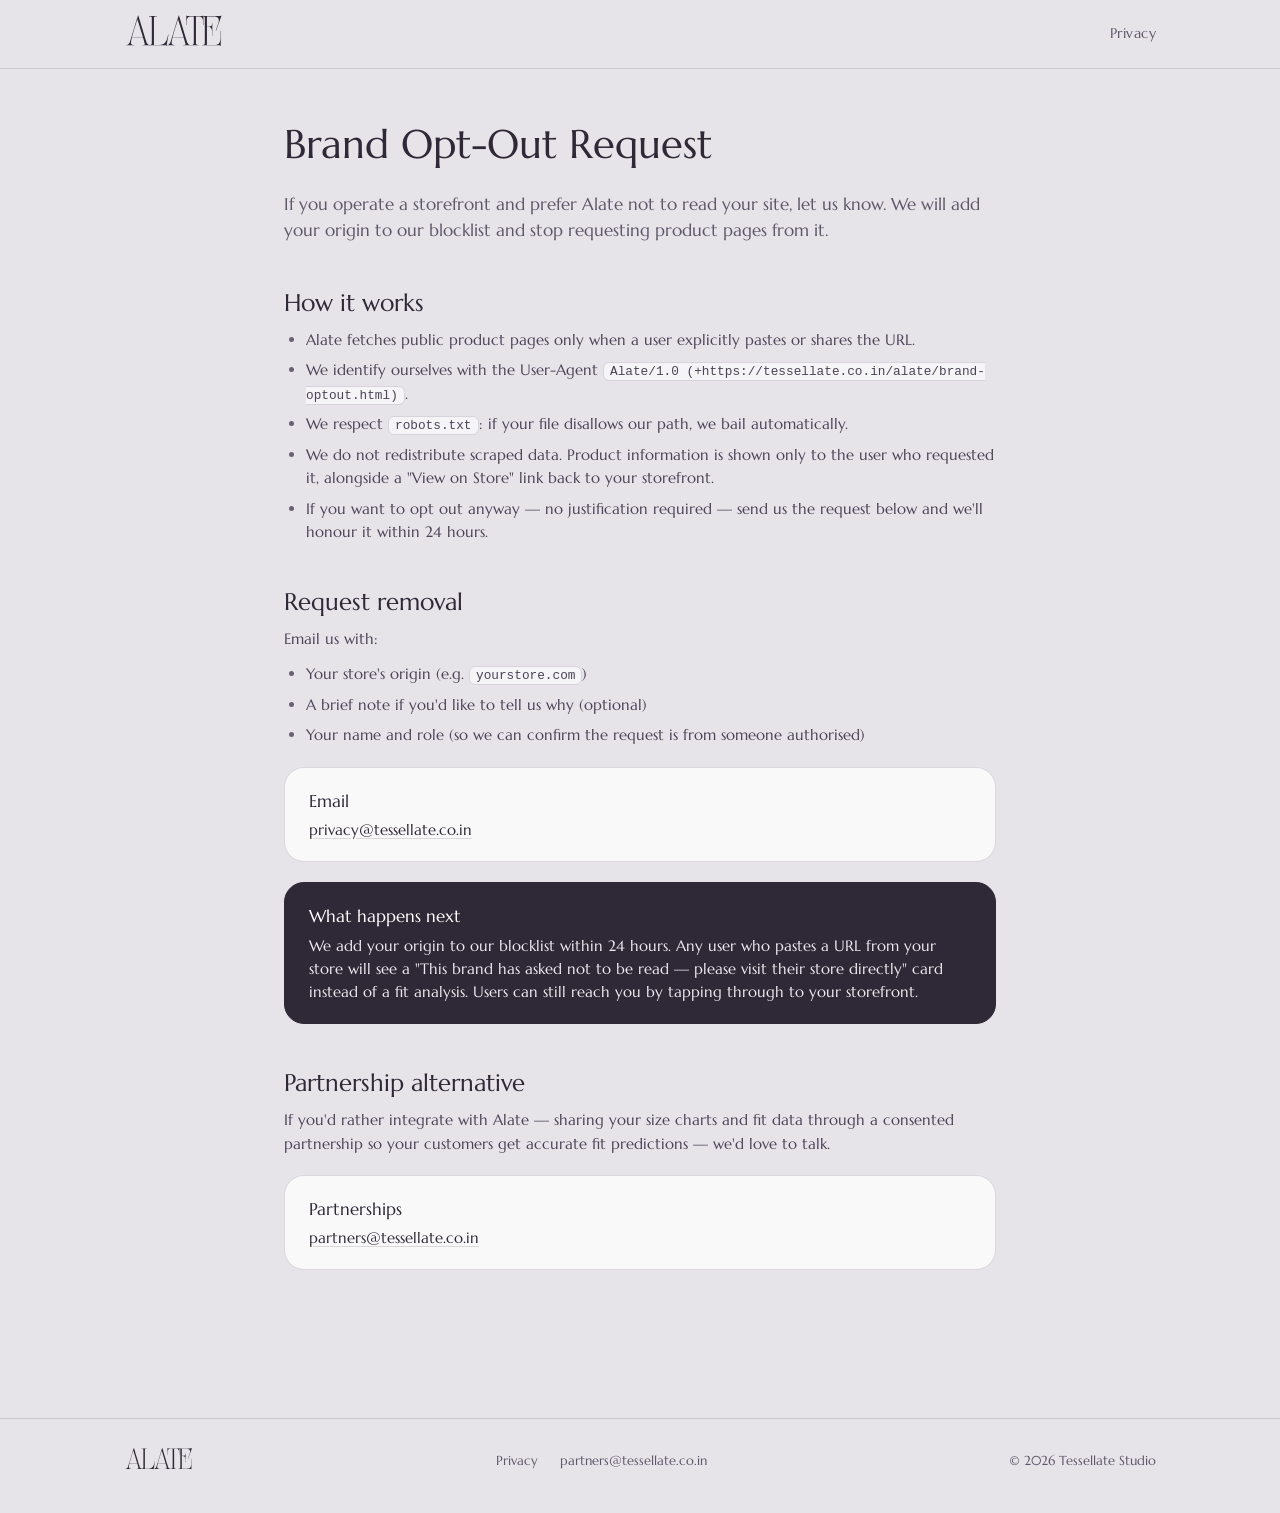
<file: alate/brand-optout.html>
<!DOCTYPE html>
<html lang="en">
<head>
<meta charset="UTF-8">
<meta name="viewport" content="width=device-width, initial-scale=1.0">
<title>Alate — Brand Opt-Out</title>
<meta name="description" content="Ask Alate not to read your storefront's product pages. Honoured within 24 hours, no justification needed.">
<link rel="icon" type="image/png" href="assets/icon.png">
<link rel="apple-touch-icon" href="assets/icon.png">
<link rel="stylesheet" href="assets/alate.css">
</head>
<body>

<header class="nav">
  <div class="wrap">
    <span class="wordmark"><img src="assets/wordmark.svg" alt="alate"></span>
    <nav class="nav-links" aria-label="Primary">
      <a href="privacy-policy.html">Privacy</a>
    </nav>
  </div>
</header>

<main class="doc">
  <h1>Brand Opt-Out Request</h1>

  <p class="lead">If you operate a storefront and prefer Alate not to read your site, let us know. We will add your origin to our blocklist and stop requesting product pages from it.</p>

  <h2>How it works</h2>
  <ul>
    <li>Alate fetches public product pages only when a user explicitly pastes or shares the URL.</li>
    <li>We identify ourselves with the User-Agent <code>Alate/1.0 (+https://tessellate.co.in/alate/brand-optout.html)</code>.</li>
    <li>We respect <code>robots.txt</code>: if your file disallows our path, we bail automatically.</li>
    <li>We do not redistribute scraped data. Product information is shown only to the user who requested it, alongside a "View on Store" link back to your storefront.</li>
    <li>If you want to opt out anyway — no justification required — send us the request below and we'll honour it within 24 hours.</li>
  </ul>

  <h2>Request removal</h2>
  <p>Email us with:</p>
  <ul>
    <li>Your store's origin (e.g. <code>yourstore.com</code>)</li>
    <li>A brief note if you'd like to tell us why (optional)</li>
    <li>Your name and role (so we can confirm the request is from someone authorised)</li>
  </ul>
  <div class="callout">
    <p><strong>Email</strong><a href="mailto:privacy@tessellate.co.in?subject=Alate%20Brand%20Opt-Out%20Request">privacy@tessellate.co.in</a></p>
  </div>

  <div class="callout dark">
    <p><strong>What happens next</strong>We add your origin to our blocklist within 24 hours. Any user who pastes a URL from your store will see a "This brand has asked not to be read — please visit their store directly" card instead of a fit analysis. Users can still reach you by tapping through to your storefront.</p>
  </div>

  <h2>Partnership alternative</h2>
  <p>If you'd rather integrate with Alate — sharing your size charts and fit data through a consented partnership so your customers get accurate fit predictions — we'd love to talk.</p>
  <div class="callout">
    <p><strong>Partnerships</strong><a href="mailto:partners@tessellate.co.in?subject=Alate%20Partnership%20Inquiry">partners@tessellate.co.in</a></p>
  </div>
</main>

<footer class="foot">
  <div class="wrap">
    <span class="wordmark"><img src="assets/wordmark.svg" alt="alate"></span>
    <ul>
      <li><a href="privacy-policy.html">Privacy</a></li>
      <li><a href="mailto:partners@tessellate.co.in">partners@tessellate.co.in</a></li>
    </ul>
    <p class="copy">© 2026 Tessellate Studio</p>
  </div>
</footer>

</body>
</html>
</file>
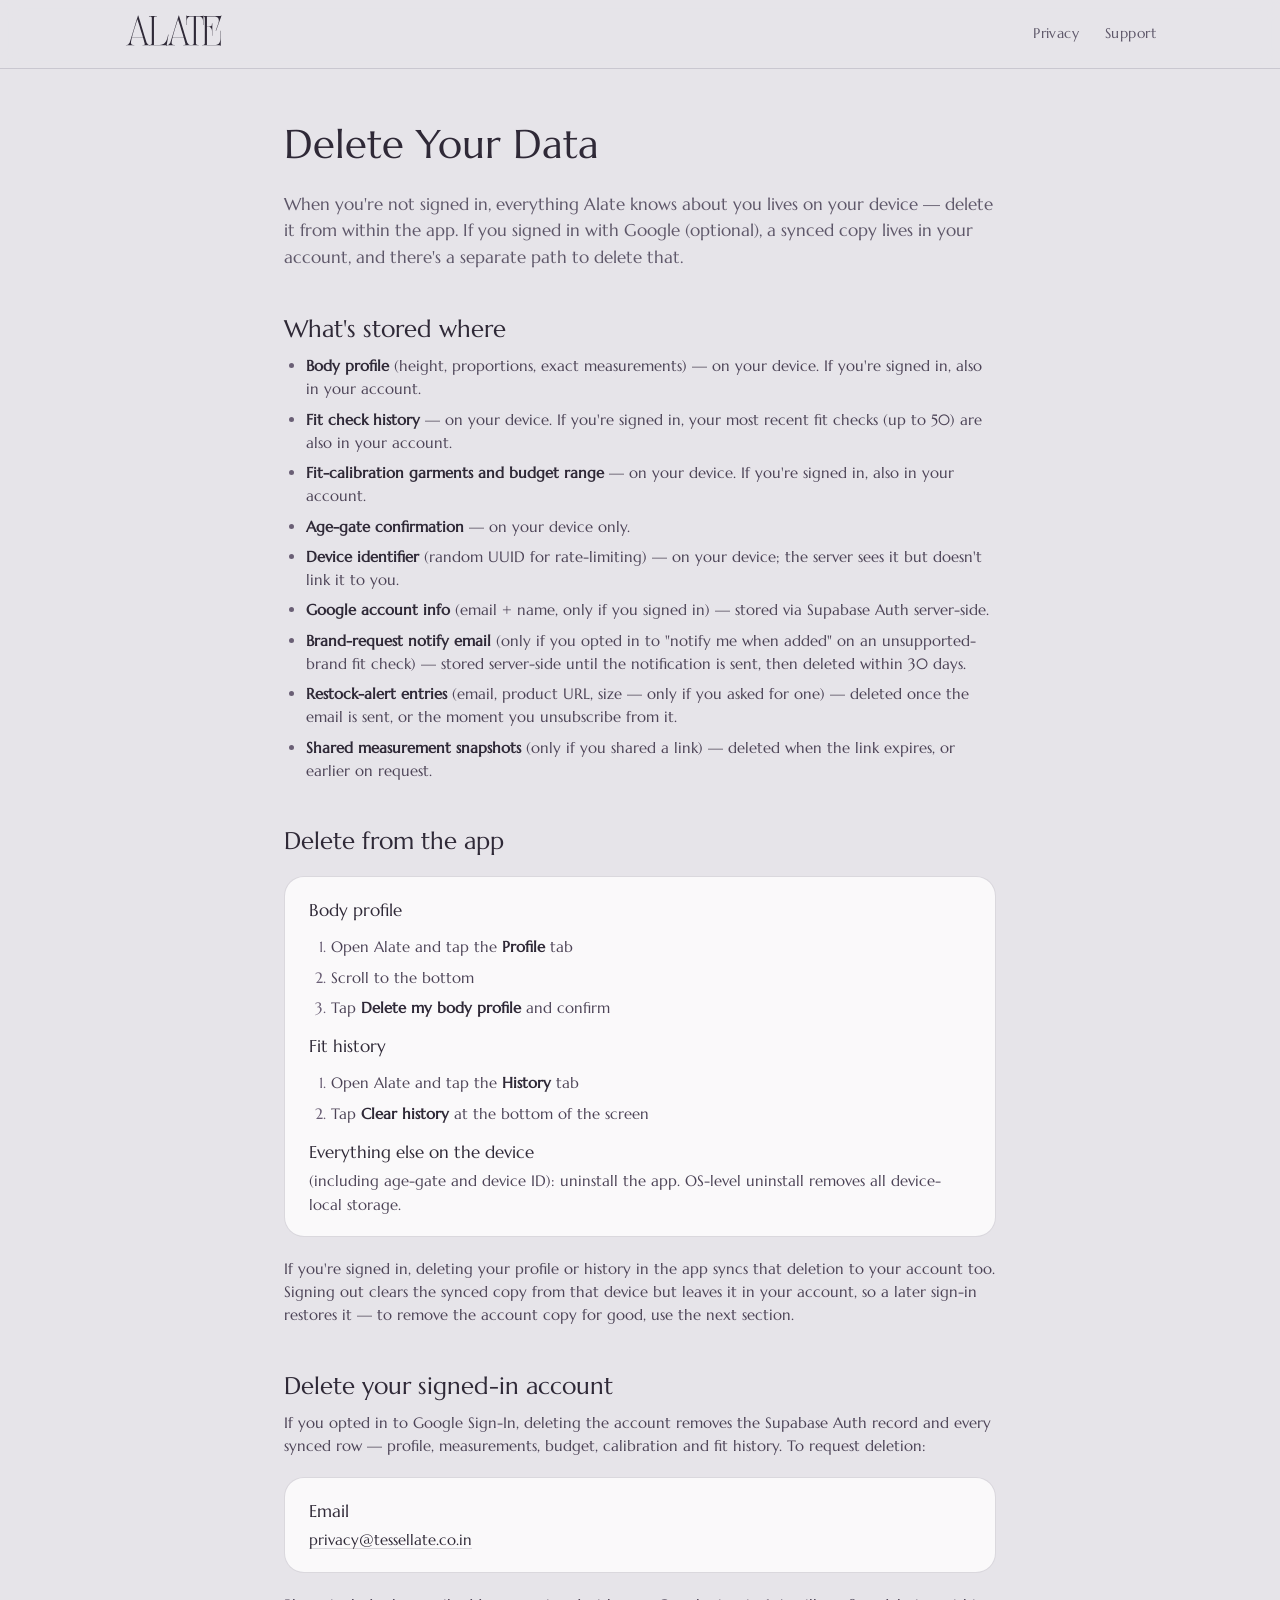
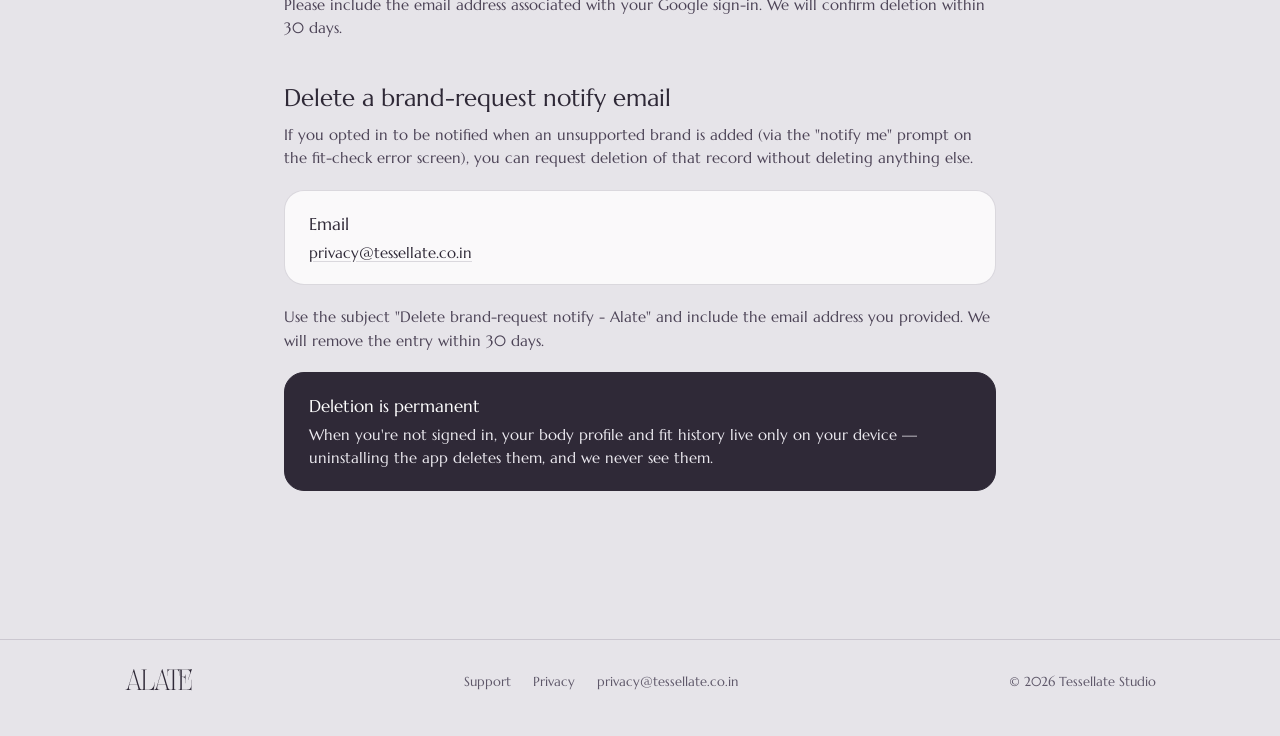
<file: alate/delete-account.html>
<!DOCTYPE html>
<html lang="en">
<head>
<meta charset="UTF-8">
<meta name="viewport" content="width=device-width, initial-scale=1.0">
<title>Alate — Delete Your Data</title>
<meta name="description" content="How to delete your Alate body profile, fit history and signed-in account.">
<link rel="icon" type="image/png" href="assets/icon.png">
<link rel="apple-touch-icon" href="assets/icon.png">
<link rel="stylesheet" href="assets/alate.css">
</head>
<body>

<header class="nav">
  <div class="wrap">
    <span class="wordmark"><img src="assets/wordmark.svg" alt="alate"></span>
    <nav class="nav-links" aria-label="Primary">
      <a href="privacy-policy.html">Privacy</a>
      <a href="support.html">Support</a>
    </nav>
  </div>
</header>

<main class="doc">
  <h1>Delete Your Data</h1>

  <p class="lead">When you're not signed in, everything Alate knows about you lives on your device — delete it from within the app. If you signed in with Google (optional), a synced copy lives in your account, and there's a separate path to delete that.</p>

  <h2>What's stored where</h2>
  <ul>
    <li><strong>Body profile</strong> (height, proportions, exact measurements) — on your device. If you're signed in, also in your account.</li>
    <li><strong>Fit check history</strong> — on your device. If you're signed in, your most recent fit checks (up to 50) are also in your account.</li>
    <li><strong>Fit-calibration garments and budget range</strong> — on your device. If you're signed in, also in your account.</li>
    <li><strong>Age-gate confirmation</strong> — on your device only.</li>
    <li><strong>Device identifier</strong> (random UUID for rate-limiting) — on your device; the server sees it but doesn't link it to you.</li>
    <li><strong>Google account info</strong> (email + name, only if you signed in) — stored via Supabase Auth server-side.</li>
    <li><strong>Brand-request notify email</strong> (only if you opted in to "notify me when added" on an unsupported-brand fit check) — stored server-side until the notification is sent, then deleted within 30 days.</li>
    <li><strong>Restock-alert entries</strong> (email, product URL, size — only if you asked for one) — deleted once the email is sent, or the moment you unsubscribe from it.</li>
    <li><strong>Shared measurement snapshots</strong> (only if you shared a link) — deleted when the link expires, or earlier on request.</li>
  </ul>

  <h2>Delete from the app</h2>
  <div class="callout">
    <p><strong>Body profile</strong></p>
    <ol>
      <li>Open Alate and tap the <strong>Profile</strong> tab</li>
      <li>Scroll to the bottom</li>
      <li>Tap <strong>Delete my body profile</strong> and confirm</li>
    </ol>
    <p><strong>Fit history</strong></p>
    <ol>
      <li>Open Alate and tap the <strong>History</strong> tab</li>
      <li>Tap <strong>Clear history</strong> at the bottom of the screen</li>
    </ol>
    <p><strong>Everything else on the device</strong> (including age-gate and device ID): uninstall the app. OS-level uninstall removes all device-local storage.</p>
  </div>
  <p>If you're signed in, deleting your profile or history in the app syncs that deletion to your account too. Signing out clears the synced copy from that device but leaves it in your account, so a later sign-in restores it — to remove the account copy for good, use the next section.</p>

  <h2>Delete your signed-in account</h2>
  <p>If you opted in to Google Sign-In, deleting the account removes the Supabase Auth record and every synced row — profile, measurements, budget, calibration and fit history. To request deletion:</p>
  <div class="callout">
    <p><strong>Email</strong><a href="mailto:privacy@tessellate.co.in?subject=Account%20Deletion%20Request%20-%20Alate">privacy@tessellate.co.in</a></p>
  </div>
  <p>Please include the email address associated with your Google sign-in. We will confirm deletion within 30 days.</p>

  <h2>Delete a brand-request notify email</h2>
  <p>If you opted in to be notified when an unsupported brand is added (via the "notify me" prompt on the fit-check error screen), you can request deletion of that record without deleting anything else.</p>
  <div class="callout">
    <p><strong>Email</strong><a href="mailto:privacy@tessellate.co.in?subject=Delete%20brand-request%20notify%20-%20Alate">privacy@tessellate.co.in</a></p>
  </div>
  <p>Use the subject "Delete brand-request notify - Alate" and include the email address you provided. We will remove the entry within 30 days.</p>

  <div class="callout dark">
    <p><strong>Deletion is permanent</strong>When you're not signed in, your body profile and fit history live only on your device — uninstalling the app deletes them, and we never see them.</p>
  </div>
</main>

<footer class="foot">
  <div class="wrap">
    <span class="wordmark"><img src="assets/wordmark.svg" alt="alate"></span>
    <ul>
      <li><a href="support.html">Support</a></li>
      <li><a href="privacy-policy.html">Privacy</a></li>
      <li><a href="mailto:privacy@tessellate.co.in">privacy@tessellate.co.in</a></li>
    </ul>
    <p class="copy">© 2026 Tessellate Studio</p>
  </div>
</footer>

</body>
</html>
</file>
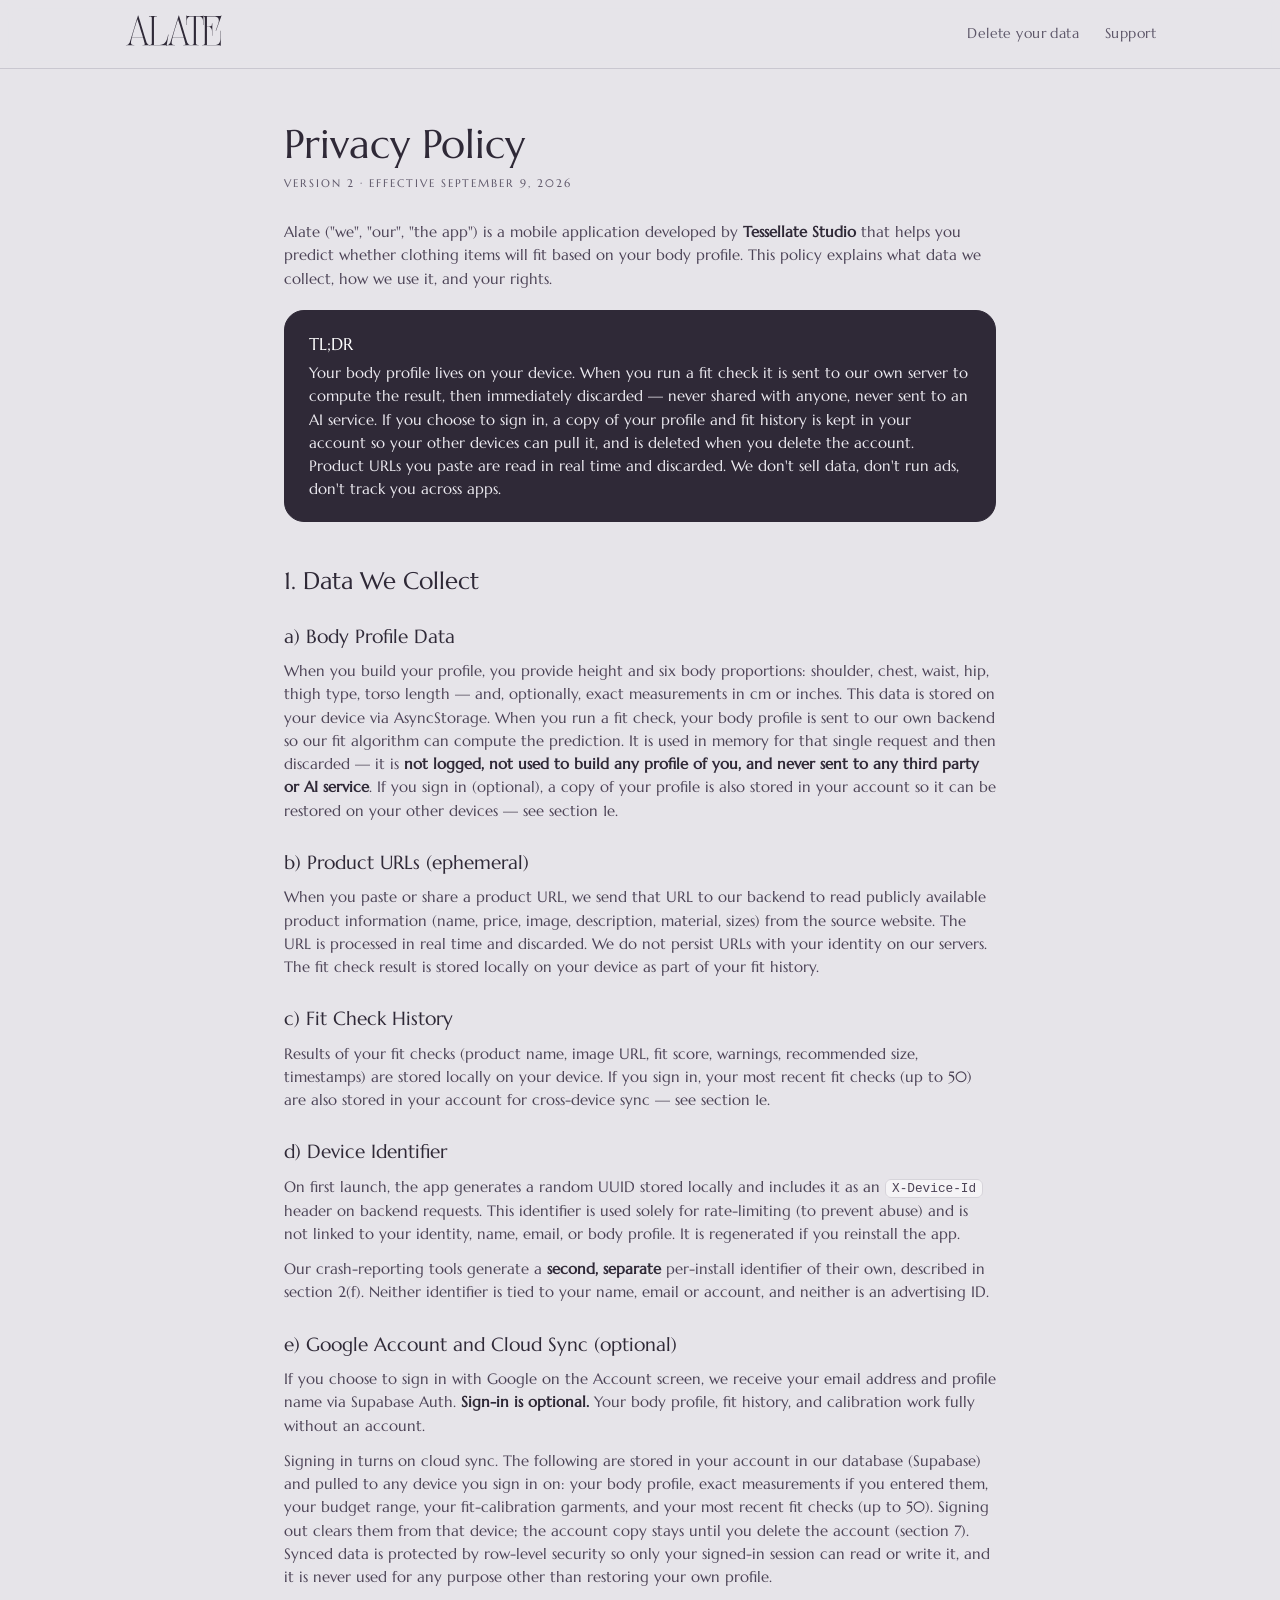
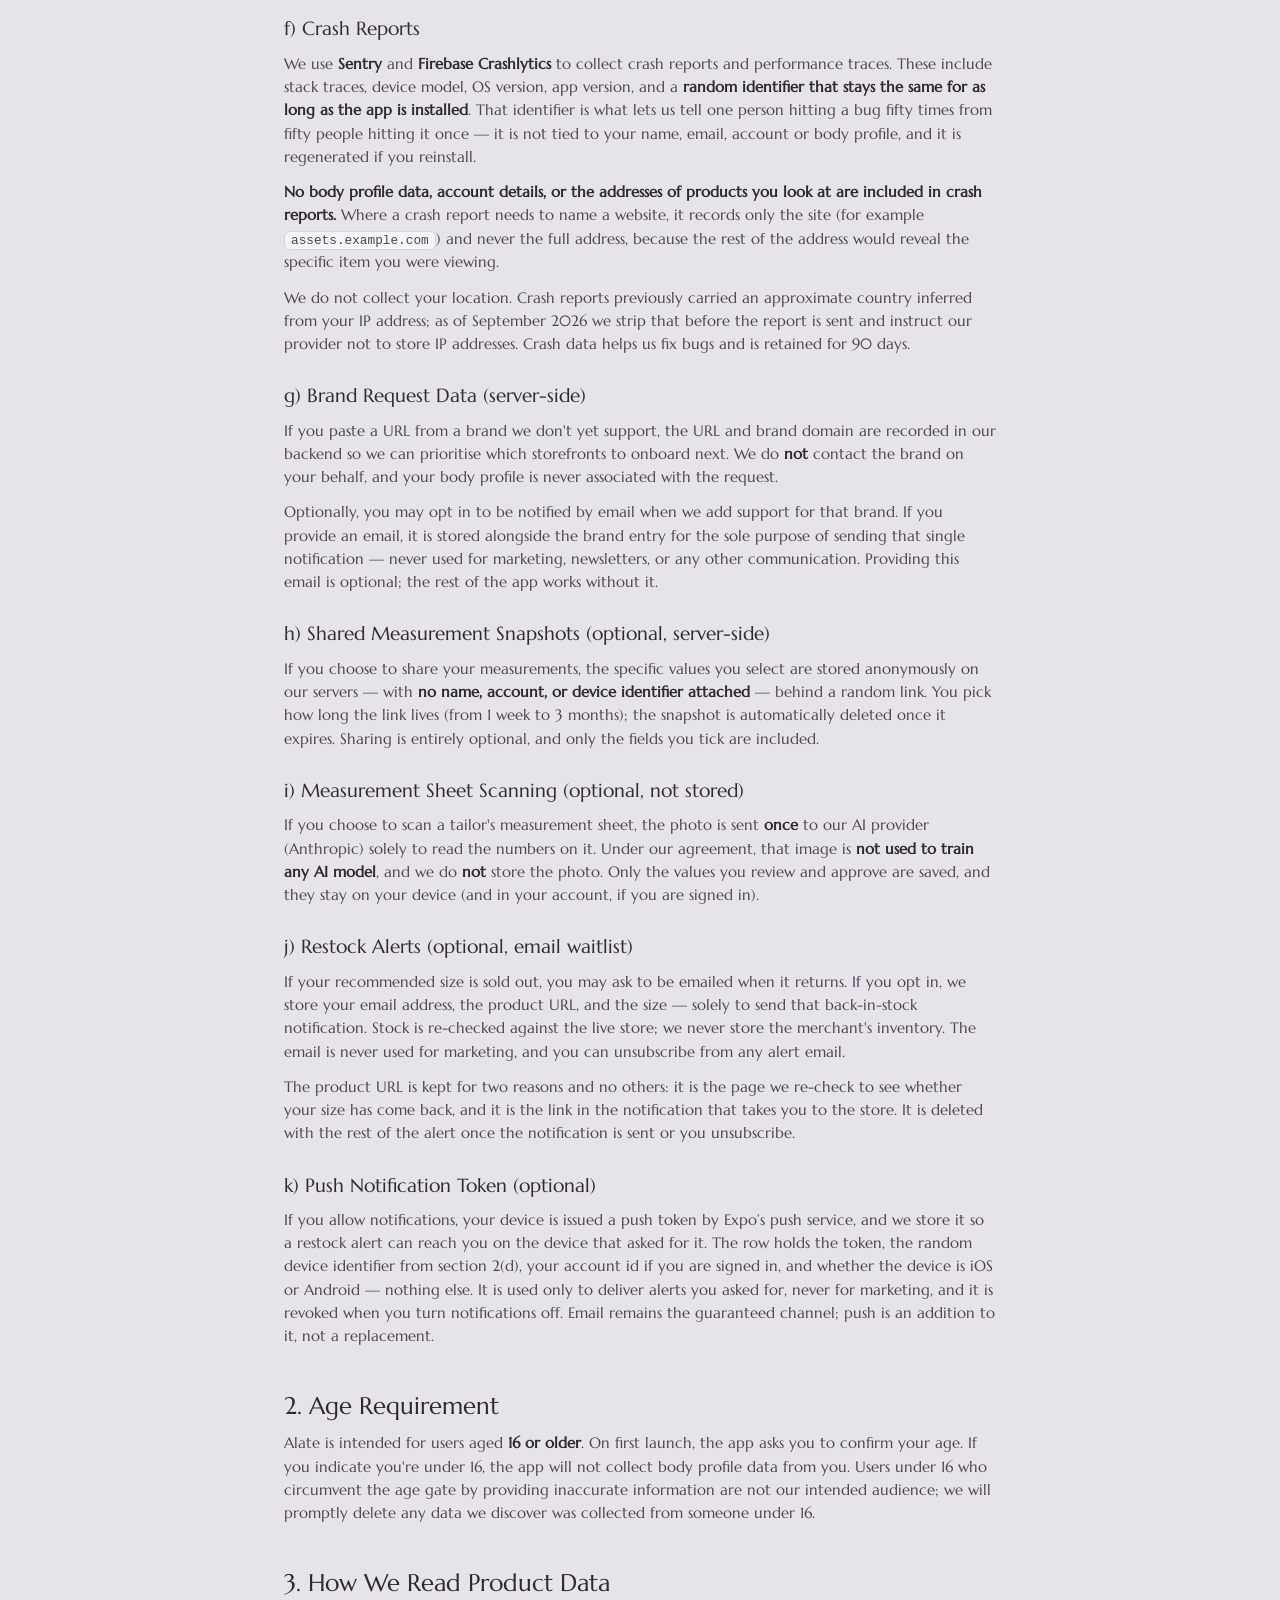
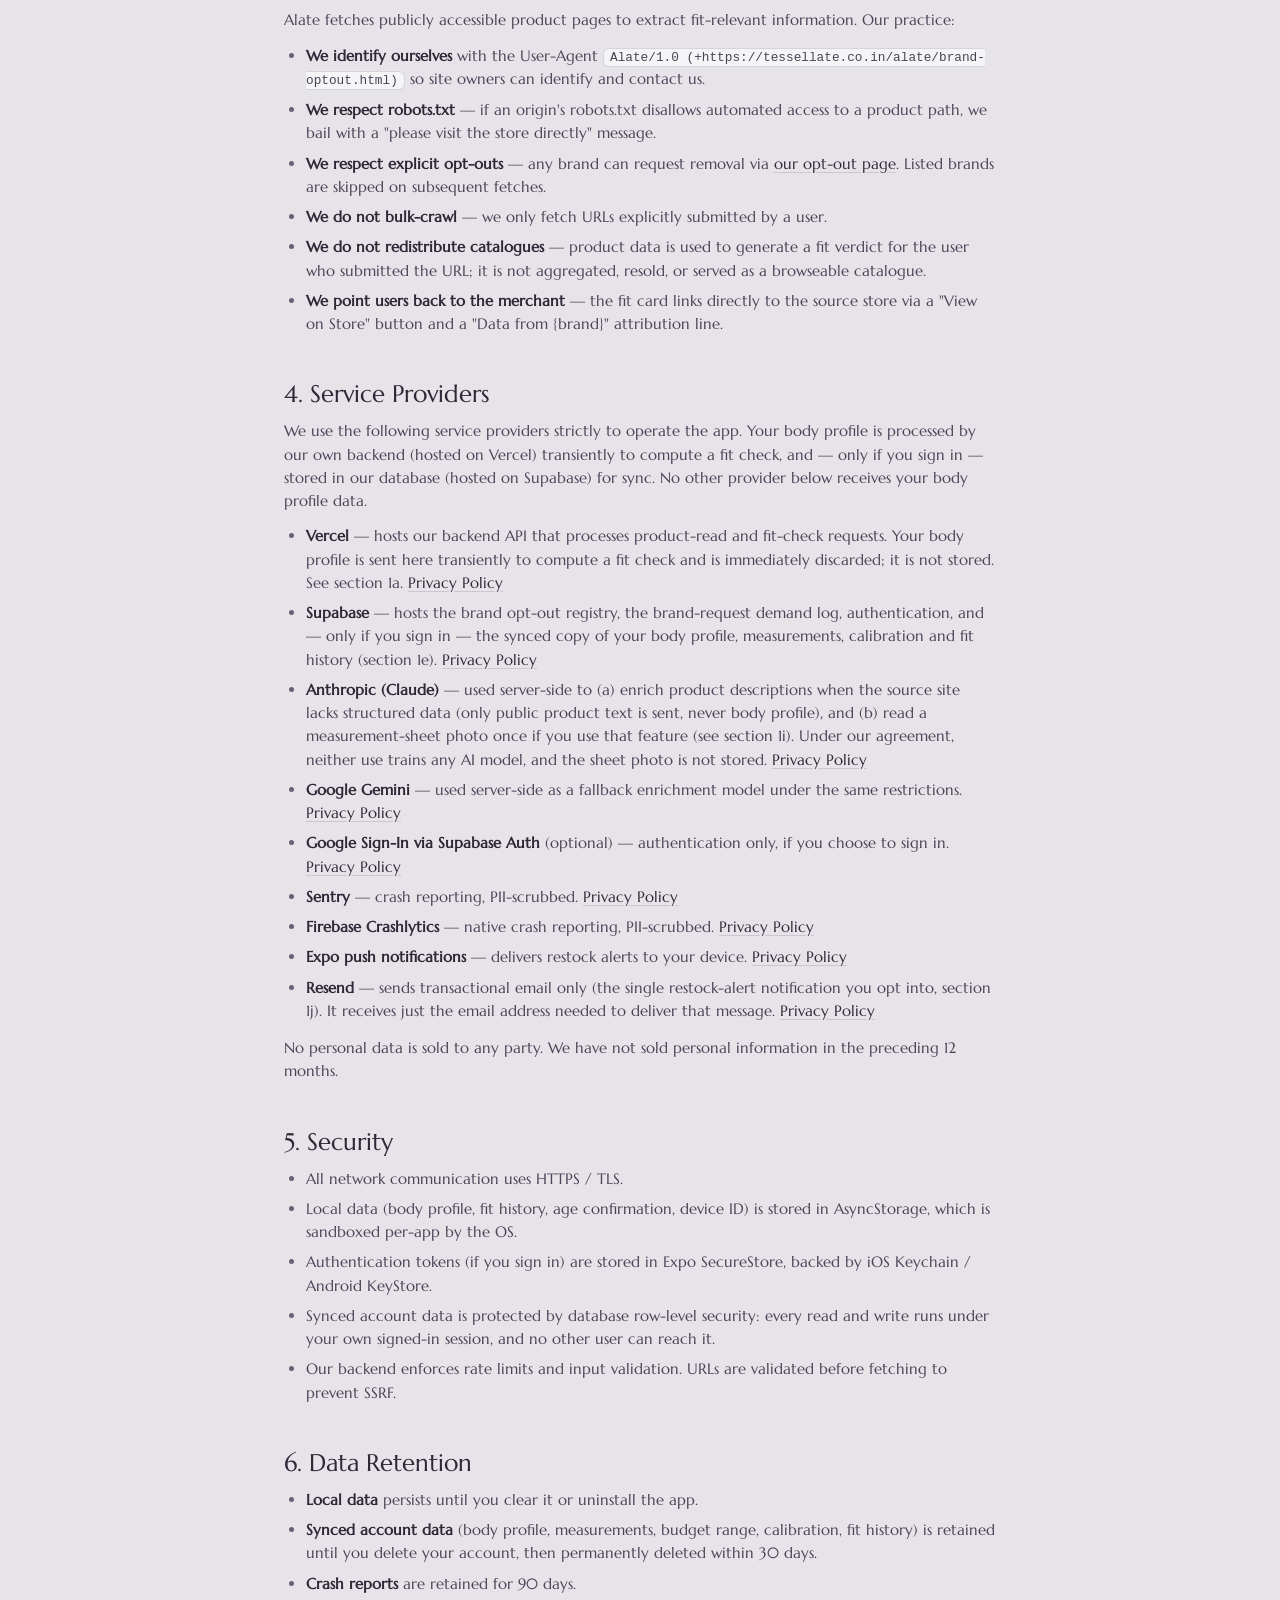
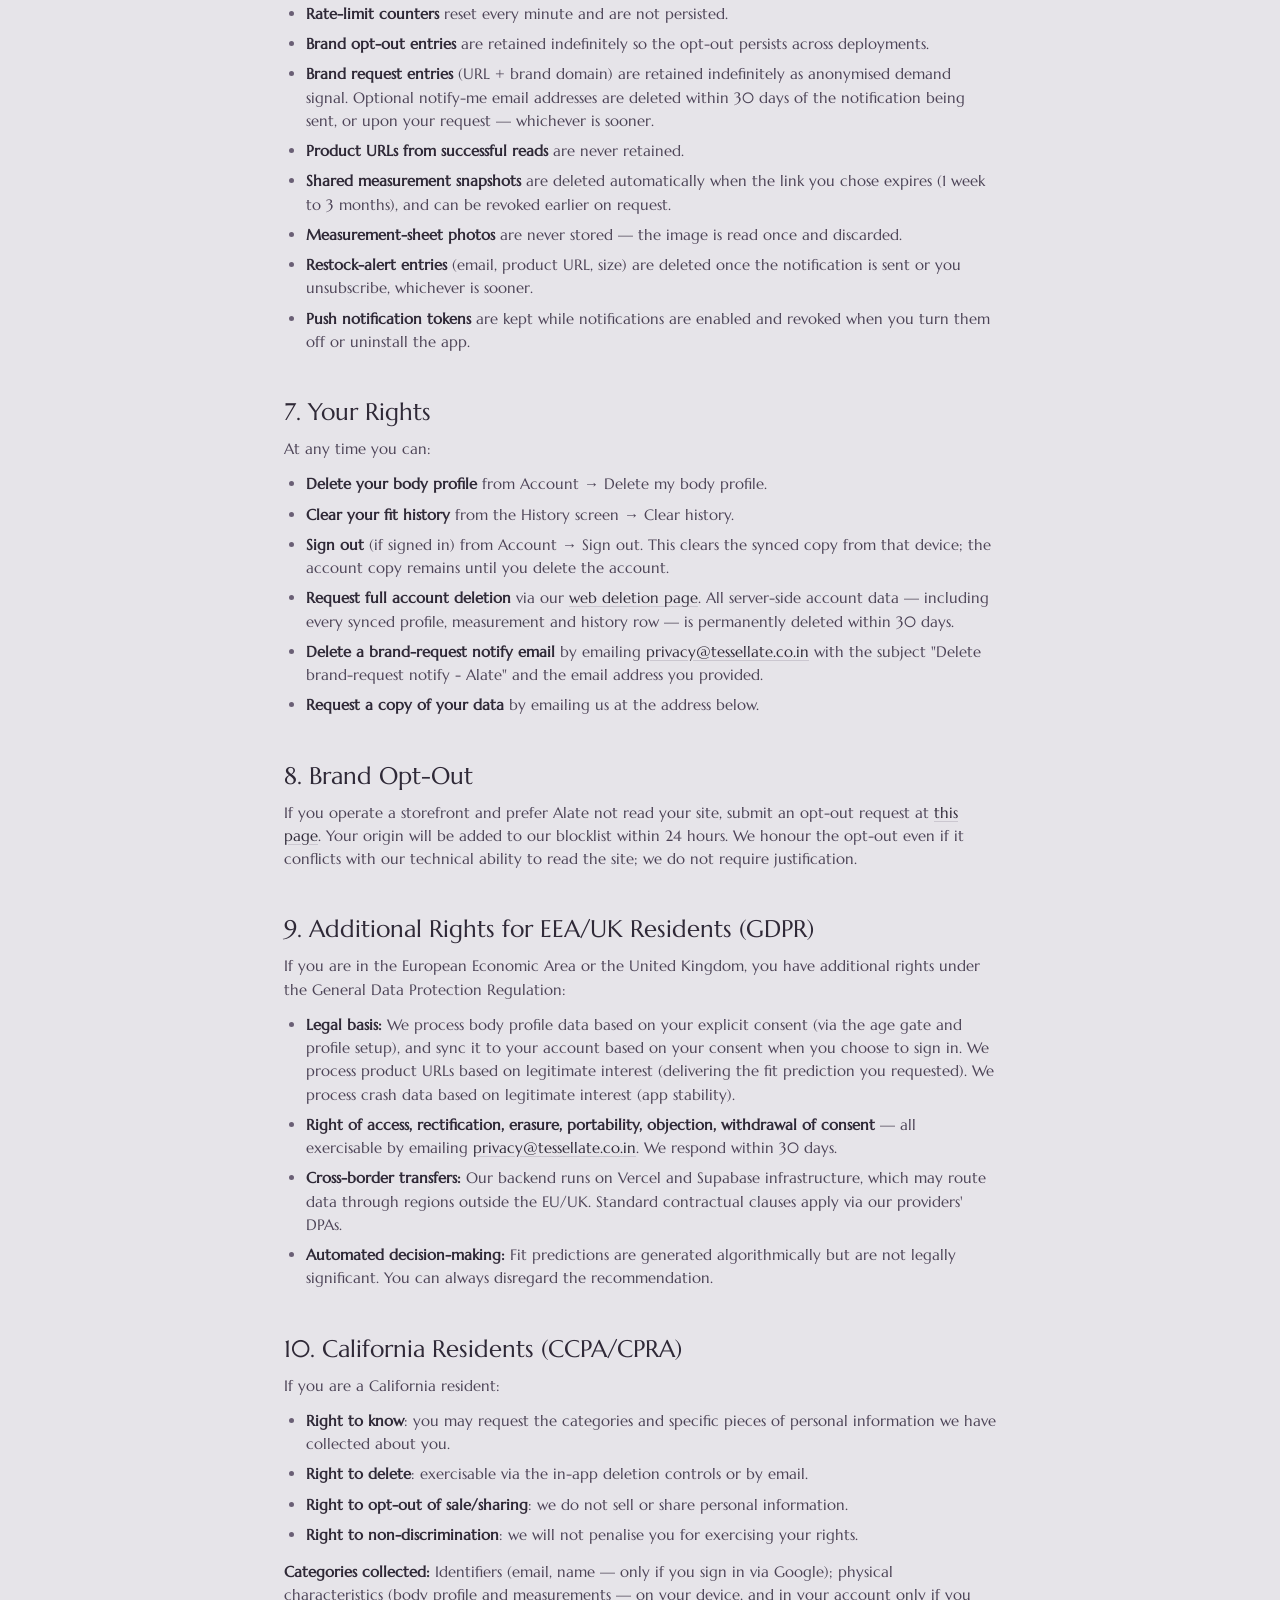
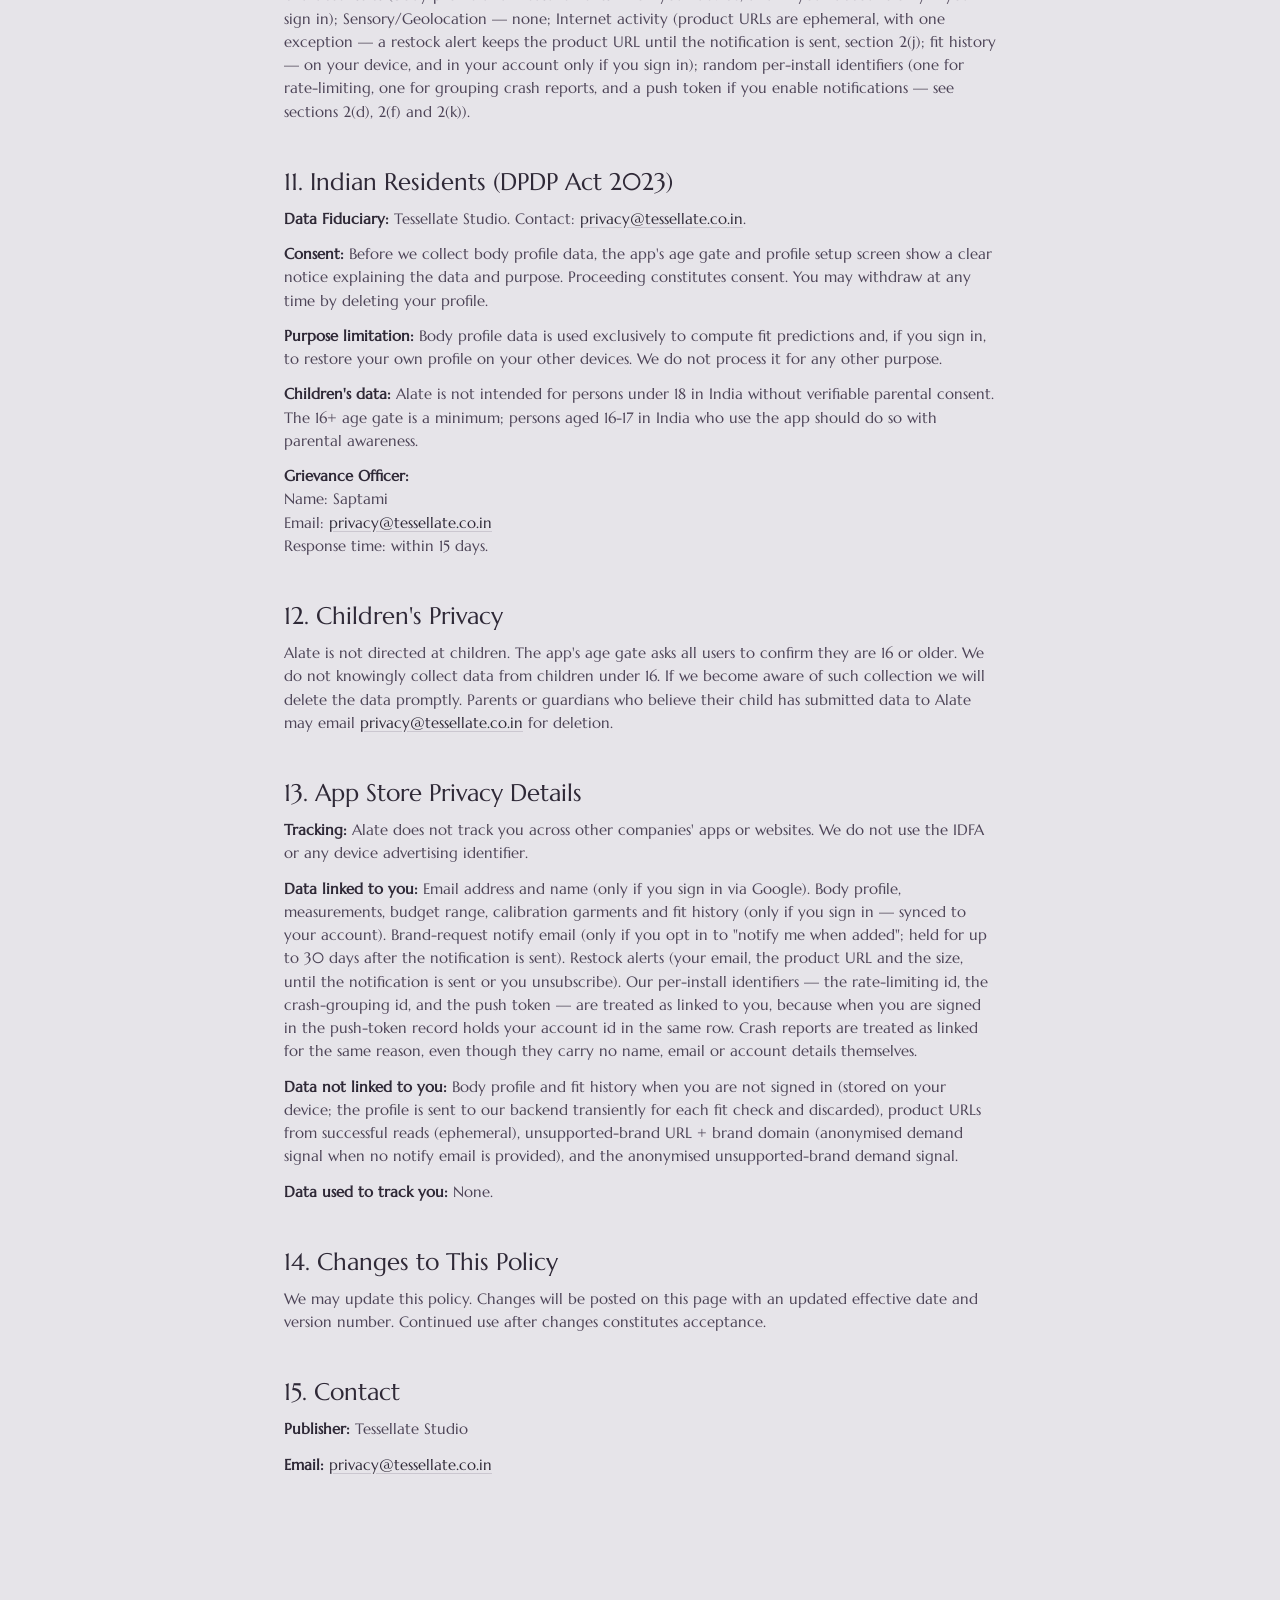
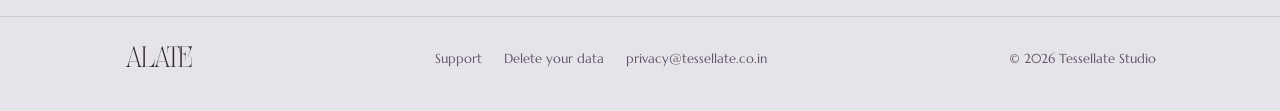
<file: alate/privacy-policy.html>
<!DOCTYPE html>
<html lang="en">
<head>
<meta charset="UTF-8">
<meta name="viewport" content="width=device-width, initial-scale=1.0">
<title>Alate — Privacy Policy</title>
<meta name="description" content="What Alate collects, where it lives, and your rights. Body profile on your device; optional sign-in syncs it to your account.">
<link rel="icon" type="image/png" href="assets/icon.png">
<link rel="apple-touch-icon" href="assets/icon.png">
<link rel="stylesheet" href="assets/alate.css">
</head>
<body>

<header class="nav">
  <div class="wrap">
    <span class="wordmark"><img src="assets/wordmark.svg" alt="alate"></span>
    <nav class="nav-links" aria-label="Primary">
      <a href="delete-account.html">Delete your data</a>
      <a href="support.html">Support</a>
    </nav>
  </div>
</header>

<main class="doc">
  <h1>Privacy Policy</h1>
  <p class="date">Version 2 · Effective September 9, 2026</p>

  <p>Alate ("we", "our", "the app") is a mobile application developed by <strong>Tessellate Studio</strong> that helps you predict whether clothing items will fit based on your body profile. This policy explains what data we collect, how we use it, and your rights.</p>

  <div class="callout dark">
    <p><strong>TL;DR</strong>Your body profile lives on your device. When you run a fit check it is sent to our own server to compute the result, then immediately discarded — never shared with anyone, never sent to an AI service. If you choose to sign in, a copy of your profile and fit history is kept in your account so your other devices can pull it, and is deleted when you delete the account. Product URLs you paste are read in real time and discarded. We don't sell data, don't run ads, don't track you across apps.</p>
  </div>

  <h2>1. Data We Collect</h2>

  <h3>a) Body Profile Data</h3>
  <p>When you build your profile, you provide height and six body proportions: shoulder, chest, waist, hip, thigh type, torso length — and, optionally, exact measurements in cm or inches. This data is stored on your device via AsyncStorage. When you run a fit check, your body profile is sent to our own backend so our fit algorithm can compute the prediction. It is used in memory for that single request and then discarded — it is <strong>not logged, not used to build any profile of you, and never sent to any third party or AI service</strong>. If you sign in (optional), a copy of your profile is also stored in your account so it can be restored on your other devices — see section 1e.</p>

  <h3>b) Product URLs (ephemeral)</h3>
  <p>When you paste or share a product URL, we send that URL to our backend to read publicly available product information (name, price, image, description, material, sizes) from the source website. The URL is processed in real time and discarded. We do not persist URLs with your identity on our servers. The fit check result is stored locally on your device as part of your fit history.</p>

  <h3>c) Fit Check History</h3>
  <p>Results of your fit checks (product name, image URL, fit score, warnings, recommended size, timestamps) are stored locally on your device. If you sign in, your most recent fit checks (up to 50) are also stored in your account for cross-device sync — see section 1e.</p>

  <h3>d) Device Identifier</h3>
  <p>On first launch, the app generates a random UUID stored locally and includes it as an <code>X-Device-Id</code> header on backend requests. This identifier is used solely for rate-limiting (to prevent abuse) and is not linked to your identity, name, email, or body profile. It is regenerated if you reinstall the app.</p>
  <p>Our crash-reporting tools generate a <strong>second, separate</strong> per-install identifier of their own, described in section 2(f). Neither identifier is tied to your name, email or account, and neither is an advertising ID.</p>

  <h3>e) Google Account and Cloud Sync (optional)</h3>
  <p>If you choose to sign in with Google on the Account screen, we receive your email address and profile name via Supabase Auth. <strong>Sign-in is optional.</strong> Your body profile, fit history, and calibration work fully without an account.</p>
  <p>Signing in turns on cloud sync. The following are stored in your account in our database (Supabase) and pulled to any device you sign in on: your body profile, exact measurements if you entered them, your budget range, your fit-calibration garments, and your most recent fit checks (up to 50). Signing out clears them from that device; the account copy stays until you delete the account (section 7). Synced data is protected by row-level security so only your signed-in session can read or write it, and it is never used for any purpose other than restoring your own profile.</p>

  <h3>f) Crash Reports</h3>
  <p>We use <strong>Sentry</strong> and <strong>Firebase Crashlytics</strong> to collect crash reports and performance traces. These include stack traces, device model, OS version, app version, and a <strong>random identifier that stays the same for as long as the app is installed</strong>. That identifier is what lets us tell one person hitting a bug fifty times from fifty people hitting it once — it is not tied to your name, email, account or body profile, and it is regenerated if you reinstall.</p>
  <p><strong>No body profile data, account details, or the addresses of products you look at are included in crash reports.</strong> Where a crash report needs to name a website, it records only the site (for example <code>assets.example.com</code>) and never the full address, because the rest of the address would reveal the specific item you were viewing.</p>
  <p>We do not collect your location. Crash reports previously carried an approximate country inferred from your IP address; as of September 2026 we strip that before the report is sent and instruct our provider not to store IP addresses. Crash data helps us fix bugs and is retained for 90 days.</p>

  <h3>g) Brand Request Data (server-side)</h3>
  <p>If you paste a URL from a brand we don't yet support, the URL and brand domain are recorded in our backend so we can prioritise which storefronts to onboard next. We do <strong>not</strong> contact the brand on your behalf, and your body profile is never associated with the request.</p>
  <p>Optionally, you may opt in to be notified by email when we add support for that brand. If you provide an email, it is stored alongside the brand entry for the sole purpose of sending that single notification — never used for marketing, newsletters, or any other communication. Providing this email is optional; the rest of the app works without it.</p>

  <h3>h) Shared Measurement Snapshots (optional, server-side)</h3>
  <p>If you choose to share your measurements, the specific values you select are stored anonymously on our servers — with <strong>no name, account, or device identifier attached</strong> — behind a random link. You pick how long the link lives (from 1 week to 3 months); the snapshot is automatically deleted once it expires. Sharing is entirely optional, and only the fields you tick are included.</p>

  <h3>i) Measurement Sheet Scanning (optional, not stored)</h3>
  <p>If you choose to scan a tailor's measurement sheet, the photo is sent <strong>once</strong> to our AI provider (Anthropic) solely to read the numbers on it. Under our agreement, that image is <strong>not used to train any AI model</strong>, and we do <strong>not</strong> store the photo. Only the values you review and approve are saved, and they stay on your device (and in your account, if you are signed in).</p>

  <h3>j) Restock Alerts (optional, email waitlist)</h3>
  <p>If your recommended size is sold out, you may ask to be emailed when it returns. If you opt in, we store your email address, the product URL, and the size — solely to send that back-in-stock notification. Stock is re-checked against the live store; we never store the merchant's inventory. The email is never used for marketing, and you can unsubscribe from any alert email.</p>
  <p>The product URL is kept for two reasons and no others: it is the page we re-check to see whether your size has come back, and it is the link in the notification that takes you to the store. It is deleted with the rest of the alert once the notification is sent or you unsubscribe.</p>

  <h3>k) Push Notification Token (optional)</h3>
  <p>If you allow notifications, your device is issued a push token by Expo’s push service, and we store it so a restock alert can reach you on the device that asked for it. The row holds the token, the random device identifier from section 2(d), your account id if you are signed in, and whether the device is iOS or Android — nothing else. It is used only to deliver alerts you asked for, never for marketing, and it is revoked when you turn notifications off. Email remains the guaranteed channel; push is an addition to it, not a replacement.</p>

  <h2>2. Age Requirement</h2>
  <p>Alate is intended for users aged <strong>16 or older</strong>. On first launch, the app asks you to confirm your age. If you indicate you're under 16, the app will not collect body profile data from you. Users under 16 who circumvent the age gate by providing inaccurate information are not our intended audience; we will promptly delete any data we discover was collected from someone under 16.</p>

  <h2>3. How We Read Product Data</h2>
  <p>Alate fetches publicly accessible product pages to extract fit-relevant information. Our practice:</p>
  <ul>
    <li><strong>We identify ourselves</strong> with the User-Agent <code>Alate/1.0 (+https://tessellate.co.in/alate/brand-optout.html)</code> so site owners can identify and contact us.</li>
    <li><strong>We respect robots.txt</strong> — if an origin's robots.txt disallows automated access to a product path, we bail with a "please visit the store directly" message.</li>
    <li><strong>We respect explicit opt-outs</strong> — any brand can request removal via <a href="brand-optout.html">our opt-out page</a>. Listed brands are skipped on subsequent fetches.</li>
    <li><strong>We do not bulk-crawl</strong> — we only fetch URLs explicitly submitted by a user.</li>
    <li><strong>We do not redistribute catalogues</strong> — product data is used to generate a fit verdict for the user who submitted the URL; it is not aggregated, resold, or served as a browseable catalogue.</li>
    <li><strong>We point users back to the merchant</strong> — the fit card links directly to the source store via a "View on Store" button and a "Data from {brand}" attribution line.</li>
  </ul>

  <h2>4. Service Providers</h2>
  <p>We use the following service providers strictly to operate the app. Your body profile is processed by our own backend (hosted on Vercel) transiently to compute a fit check, and — only if you sign in — stored in our database (hosted on Supabase) for sync. No other provider below receives your body profile data.</p>
  <ul>
    <li><strong>Vercel</strong> — hosts our backend API that processes product-read and fit-check requests. Your body profile is sent here transiently to compute a fit check and is immediately discarded; it is not stored. See section 1a. <a href="https://vercel.com/legal/privacy-policy">Privacy Policy</a></li>
    <li><strong>Supabase</strong> — hosts the brand opt-out registry, the brand-request demand log, authentication, and — only if you sign in — the synced copy of your body profile, measurements, calibration and fit history (section 1e). <a href="https://supabase.com/privacy">Privacy Policy</a></li>
    <li><strong>Anthropic (Claude)</strong> — used server-side to (a) enrich product descriptions when the source site lacks structured data (only public product text is sent, never body profile), and (b) read a measurement-sheet photo once if you use that feature (see section 1i). Under our agreement, neither use trains any AI model, and the sheet photo is not stored. <a href="https://www.anthropic.com/privacy">Privacy Policy</a></li>
    <li><strong>Google Gemini</strong> — used server-side as a fallback enrichment model under the same restrictions. <a href="https://policies.google.com/privacy">Privacy Policy</a></li>
    <li><strong>Google Sign-In via Supabase Auth</strong> (optional) — authentication only, if you choose to sign in. <a href="https://policies.google.com/privacy">Privacy Policy</a></li>
    <li><strong>Sentry</strong> — crash reporting, PII-scrubbed. <a href="https://sentry.io/privacy/">Privacy Policy</a></li>
    <li><strong>Firebase Crashlytics</strong> — native crash reporting, PII-scrubbed. <a href="https://firebase.google.com/support/privacy">Privacy Policy</a></li>
    <li><strong>Expo push notifications</strong> — delivers restock alerts to your device. <a href="https://expo.dev/privacy">Privacy Policy</a></li>
    <li><strong>Resend</strong> — sends transactional email only (the single restock-alert notification you opt into, section 1j). It receives just the email address needed to deliver that message. <a href="https://resend.com/legal/privacy-policy">Privacy Policy</a></li>
  </ul>
  <p>No personal data is sold to any party. We have not sold personal information in the preceding 12 months.</p>

  <h2>5. Security</h2>
  <ul>
    <li>All network communication uses HTTPS / TLS.</li>
    <li>Local data (body profile, fit history, age confirmation, device ID) is stored in AsyncStorage, which is sandboxed per-app by the OS.</li>
    <li>Authentication tokens (if you sign in) are stored in Expo SecureStore, backed by iOS Keychain / Android KeyStore.</li>
    <li>Synced account data is protected by database row-level security: every read and write runs under your own signed-in session, and no other user can reach it.</li>
    <li>Our backend enforces rate limits and input validation. URLs are validated before fetching to prevent SSRF.</li>
  </ul>

  <h2>6. Data Retention</h2>
  <ul>
    <li><strong>Local data</strong> persists until you clear it or uninstall the app.</li>
    <li><strong>Synced account data</strong> (body profile, measurements, budget range, calibration, fit history) is retained until you delete your account, then permanently deleted within 30 days.</li>
    <li><strong>Crash reports</strong> are retained for 90 days.</li>
    <li><strong>Rate-limit counters</strong> reset every minute and are not persisted.</li>
    <li><strong>Brand opt-out entries</strong> are retained indefinitely so the opt-out persists across deployments.</li>
    <li><strong>Brand request entries</strong> (URL + brand domain) are retained indefinitely as anonymised demand signal. Optional notify-me email addresses are deleted within 30 days of the notification being sent, or upon your request — whichever is sooner.</li>
    <li><strong>Product URLs from successful reads</strong> are never retained.</li>
    <li><strong>Shared measurement snapshots</strong> are deleted automatically when the link you chose expires (1 week to 3 months), and can be revoked earlier on request.</li>
    <li><strong>Measurement-sheet photos</strong> are never stored — the image is read once and discarded.</li>
    <li><strong>Restock-alert entries</strong> (email, product URL, size) are deleted once the notification is sent or you unsubscribe, whichever is sooner.</li>
    <li><strong>Push notification tokens</strong> are kept while notifications are enabled and revoked when you turn them off or uninstall the app.</li>
  </ul>

  <h2>7. Your Rights</h2>
  <p>At any time you can:</p>
  <ul>
    <li><strong>Delete your body profile</strong> from Account → Delete my body profile.</li>
    <li><strong>Clear your fit history</strong> from the History screen → Clear history.</li>
    <li><strong>Sign out</strong> (if signed in) from Account → Sign out. This clears the synced copy from that device; the account copy remains until you delete the account.</li>
    <li><strong>Request full account deletion</strong> via our <a href="delete-account.html">web deletion page</a>. All server-side account data — including every synced profile, measurement and history row — is permanently deleted within 30 days.</li>
    <li><strong>Delete a brand-request notify email</strong> by emailing <a href="mailto:privacy@tessellate.co.in?subject=Delete%20brand-request%20notify%20-%20Alate">privacy@tessellate.co.in</a> with the subject "Delete brand-request notify - Alate" and the email address you provided.</li>
    <li><strong>Request a copy of your data</strong> by emailing us at the address below.</li>
  </ul>

  <h2>8. Brand Opt-Out</h2>
  <p>If you operate a storefront and prefer Alate not read your site, submit an opt-out request at <a href="brand-optout.html">this page</a>. Your origin will be added to our blocklist within 24 hours. We honour the opt-out even if it conflicts with our technical ability to read the site; we do not require justification.</p>

  <h2>9. Additional Rights for EEA/UK Residents (GDPR)</h2>
  <p>If you are in the European Economic Area or the United Kingdom, you have additional rights under the General Data Protection Regulation:</p>
  <ul>
    <li><strong>Legal basis:</strong> We process body profile data based on your explicit consent (via the age gate and profile setup), and sync it to your account based on your consent when you choose to sign in. We process product URLs based on legitimate interest (delivering the fit prediction you requested). We process crash data based on legitimate interest (app stability).</li>
    <li><strong>Right of access, rectification, erasure, portability, objection, withdrawal of consent</strong> — all exercisable by emailing <a href="mailto:privacy@tessellate.co.in">privacy@tessellate.co.in</a>. We respond within 30 days.</li>
    <li><strong>Cross-border transfers:</strong> Our backend runs on Vercel and Supabase infrastructure, which may route data through regions outside the EU/UK. Standard contractual clauses apply via our providers' DPAs.</li>
    <li><strong>Automated decision-making:</strong> Fit predictions are generated algorithmically but are not legally significant. You can always disregard the recommendation.</li>
  </ul>

  <h2>10. California Residents (CCPA/CPRA)</h2>
  <p>If you are a California resident:</p>
  <ul>
    <li><strong>Right to know</strong>: you may request the categories and specific pieces of personal information we have collected about you.</li>
    <li><strong>Right to delete</strong>: exercisable via the in-app deletion controls or by email.</li>
    <li><strong>Right to opt-out of sale/sharing</strong>: we do not sell or share personal information.</li>
    <li><strong>Right to non-discrimination</strong>: we will not penalise you for exercising your rights.</li>
  </ul>
  <p><strong>Categories collected:</strong> Identifiers (email, name — only if you sign in via Google); physical characteristics (body profile and measurements — on your device, and in your account only if you sign in); Sensory/Geolocation — none; Internet activity (product URLs are ephemeral, with one exception — a restock alert keeps the product URL until the notification is sent, section 2(j); fit history — on your device, and in your account only if you sign in); random per-install identifiers (one for rate-limiting, one for grouping crash reports, and a push token if you enable notifications — see sections 2(d), 2(f) and 2(k)).</p>

  <h2>11. Indian Residents (DPDP Act 2023)</h2>
  <p><strong>Data Fiduciary:</strong> Tessellate Studio. Contact: <a href="mailto:privacy@tessellate.co.in">privacy@tessellate.co.in</a>.</p>
  <p><strong>Consent:</strong> Before we collect body profile data, the app's age gate and profile setup screen show a clear notice explaining the data and purpose. Proceeding constitutes consent. You may withdraw at any time by deleting your profile.</p>
  <p><strong>Purpose limitation:</strong> Body profile data is used exclusively to compute fit predictions and, if you sign in, to restore your own profile on your other devices. We do not process it for any other purpose.</p>
  <p><strong>Children's data:</strong> Alate is not intended for persons under 18 in India without verifiable parental consent. The 16+ age gate is a minimum; persons aged 16-17 in India who use the app should do so with parental awareness.</p>
  <p><strong>Grievance Officer:</strong><br>Name: Saptami<br>Email: <a href="mailto:privacy@tessellate.co.in">privacy@tessellate.co.in</a><br>Response time: within 15 days.</p>

  <h2>12. Children's Privacy</h2>
  <p>Alate is not directed at children. The app's age gate asks all users to confirm they are 16 or older. We do not knowingly collect data from children under 16. If we become aware of such collection we will delete the data promptly. Parents or guardians who believe their child has submitted data to Alate may email <a href="mailto:privacy@tessellate.co.in">privacy@tessellate.co.in</a> for deletion.</p>

  <h2>13. App Store Privacy Details</h2>
  <p><strong>Tracking:</strong> Alate does not track you across other companies' apps or websites. We do not use the IDFA or any device advertising identifier.</p>
  <p><strong>Data linked to you:</strong> Email address and name (only if you sign in via Google). Body profile, measurements, budget range, calibration garments and fit history (only if you sign in — synced to your account). Brand-request notify email (only if you opt in to "notify me when added"; held for up to 30 days after the notification is sent). Restock alerts (your email, the product URL and the size, until the notification is sent or you unsubscribe). Our per-install identifiers — the rate-limiting id, the crash-grouping id, and the push token — are treated as linked to you, because when you are signed in the push-token record holds your account id in the same row. Crash reports are treated as linked for the same reason, even though they carry no name, email or account details themselves.</p>
  <p><strong>Data not linked to you:</strong> Body profile and fit history when you are not signed in (stored on your device; the profile is sent to our backend transiently for each fit check and discarded), product URLs from successful reads (ephemeral), unsupported-brand URL + brand domain (anonymised demand signal when no notify email is provided), and the anonymised unsupported-brand demand signal.</p>
  <p><strong>Data used to track you:</strong> None.</p>

  <h2>14. Changes to This Policy</h2>
  <p>We may update this policy. Changes will be posted on this page with an updated effective date and version number. Continued use after changes constitutes acceptance.</p>

  <h2>15. Contact</h2>
  <p><strong>Publisher:</strong> Tessellate Studio</p>
  <p><strong>Email:</strong> <a href="mailto:privacy@tessellate.co.in">privacy@tessellate.co.in</a></p>
</main>

<footer class="foot">
  <div class="wrap">
    <span class="wordmark"><img src="assets/wordmark.svg" alt="alate"></span>
    <ul>
      <li><a href="support.html">Support</a></li>
      <li><a href="delete-account.html">Delete your data</a></li>
      <li><a href="mailto:privacy@tessellate.co.in">privacy@tessellate.co.in</a></li>
    </ul>
    <p class="copy">© 2026 Tessellate Studio</p>
  </div>
</footer>

</body>
</html>
</file>
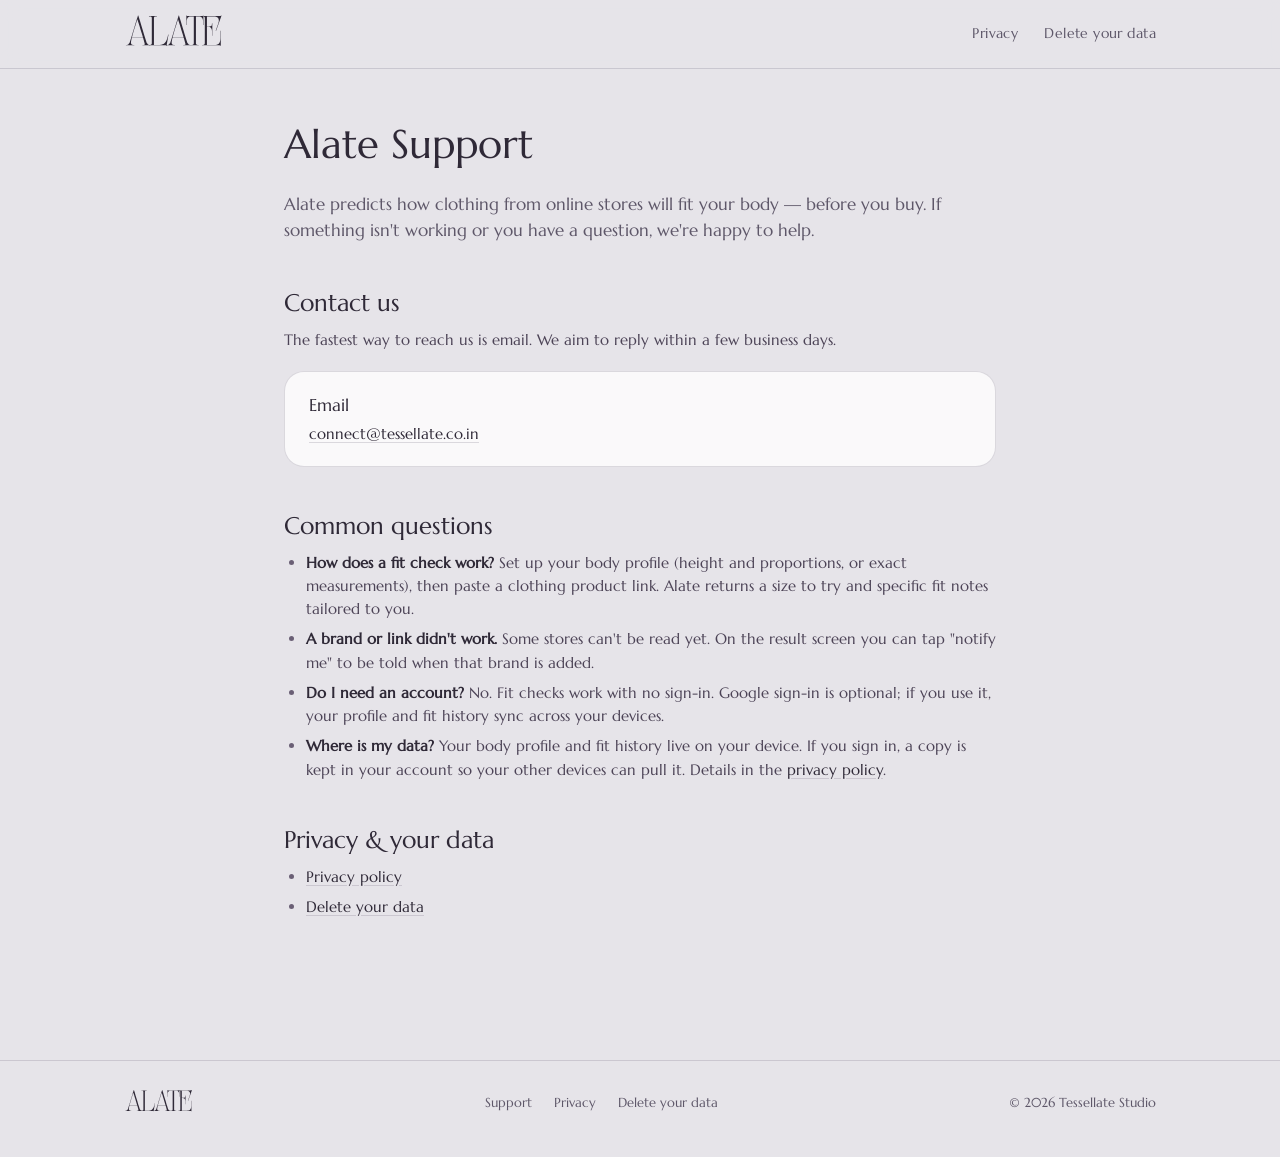
<file: alate/support.html>
<!DOCTYPE html>
<html lang="en">
<head>
<meta charset="UTF-8">
<meta name="viewport" content="width=device-width, initial-scale=1.0">
<title>Alate — Support</title>
<meta name="description" content="Get help with Alate, the fit-check app. Contact, common questions, and where your data lives.">
<link rel="icon" type="image/png" href="assets/icon.png">
<link rel="apple-touch-icon" href="assets/icon.png">
<link rel="stylesheet" href="assets/alate.css">
</head>
<body>

<header class="nav">
  <div class="wrap">
    <span class="wordmark"><img src="assets/wordmark.svg" alt="alate"></span>
    <nav class="nav-links" aria-label="Primary">
      <a href="privacy-policy.html">Privacy</a>
      <a href="delete-account.html">Delete your data</a>
    </nav>
  </div>
</header>

<main class="doc">
  <h1>Alate Support</h1>

  <p class="lead">Alate predicts how clothing from online stores will fit your body — before you buy. If something isn't working or you have a question, we're happy to help.</p>

  <h2>Contact us</h2>
  <p>The fastest way to reach us is email. We aim to reply within a few business days.</p>
  <div class="callout">
    <p><strong>Email</strong><a href="mailto:connect@tessellate.co.in?subject=Alate%20Support">connect@tessellate.co.in</a></p>
  </div>

  <h2>Common questions</h2>
  <ul>
    <li><strong>How does a fit check work?</strong> Set up your body profile (height and proportions, or exact measurements), then paste a clothing product link. Alate returns a size to try and specific fit notes tailored to you.</li>
    <li><strong>A brand or link didn't work.</strong> Some stores can't be read yet. On the result screen you can tap "notify me" to be told when that brand is added.</li>
    <li><strong>Do I need an account?</strong> No. Fit checks work with no sign-in. Google sign-in is optional; if you use it, your profile and fit history sync across your devices.</li>
    <li><strong>Where is my data?</strong> Your body profile and fit history live on your device. If you sign in, a copy is kept in your account so your other devices can pull it. Details in the <a href="privacy-policy.html">privacy policy</a>.</li>
  </ul>

  <h2>Privacy &amp; your data</h2>
  <ul>
    <li><a href="privacy-policy.html">Privacy policy</a></li>
    <li><a href="delete-account.html">Delete your data</a></li>
  </ul>
</main>

<footer class="foot">
  <div class="wrap">
    <span class="wordmark"><img src="assets/wordmark.svg" alt="alate"></span>
    <ul>
      <li><a href="support.html">Support</a></li>
      <li><a href="privacy-policy.html">Privacy</a></li>
      <li><a href="delete-account.html">Delete your data</a></li>
    </ul>
    <p class="copy">© 2026 Tessellate Studio</p>
  </div>
</footer>

</body>
</html>
</file>
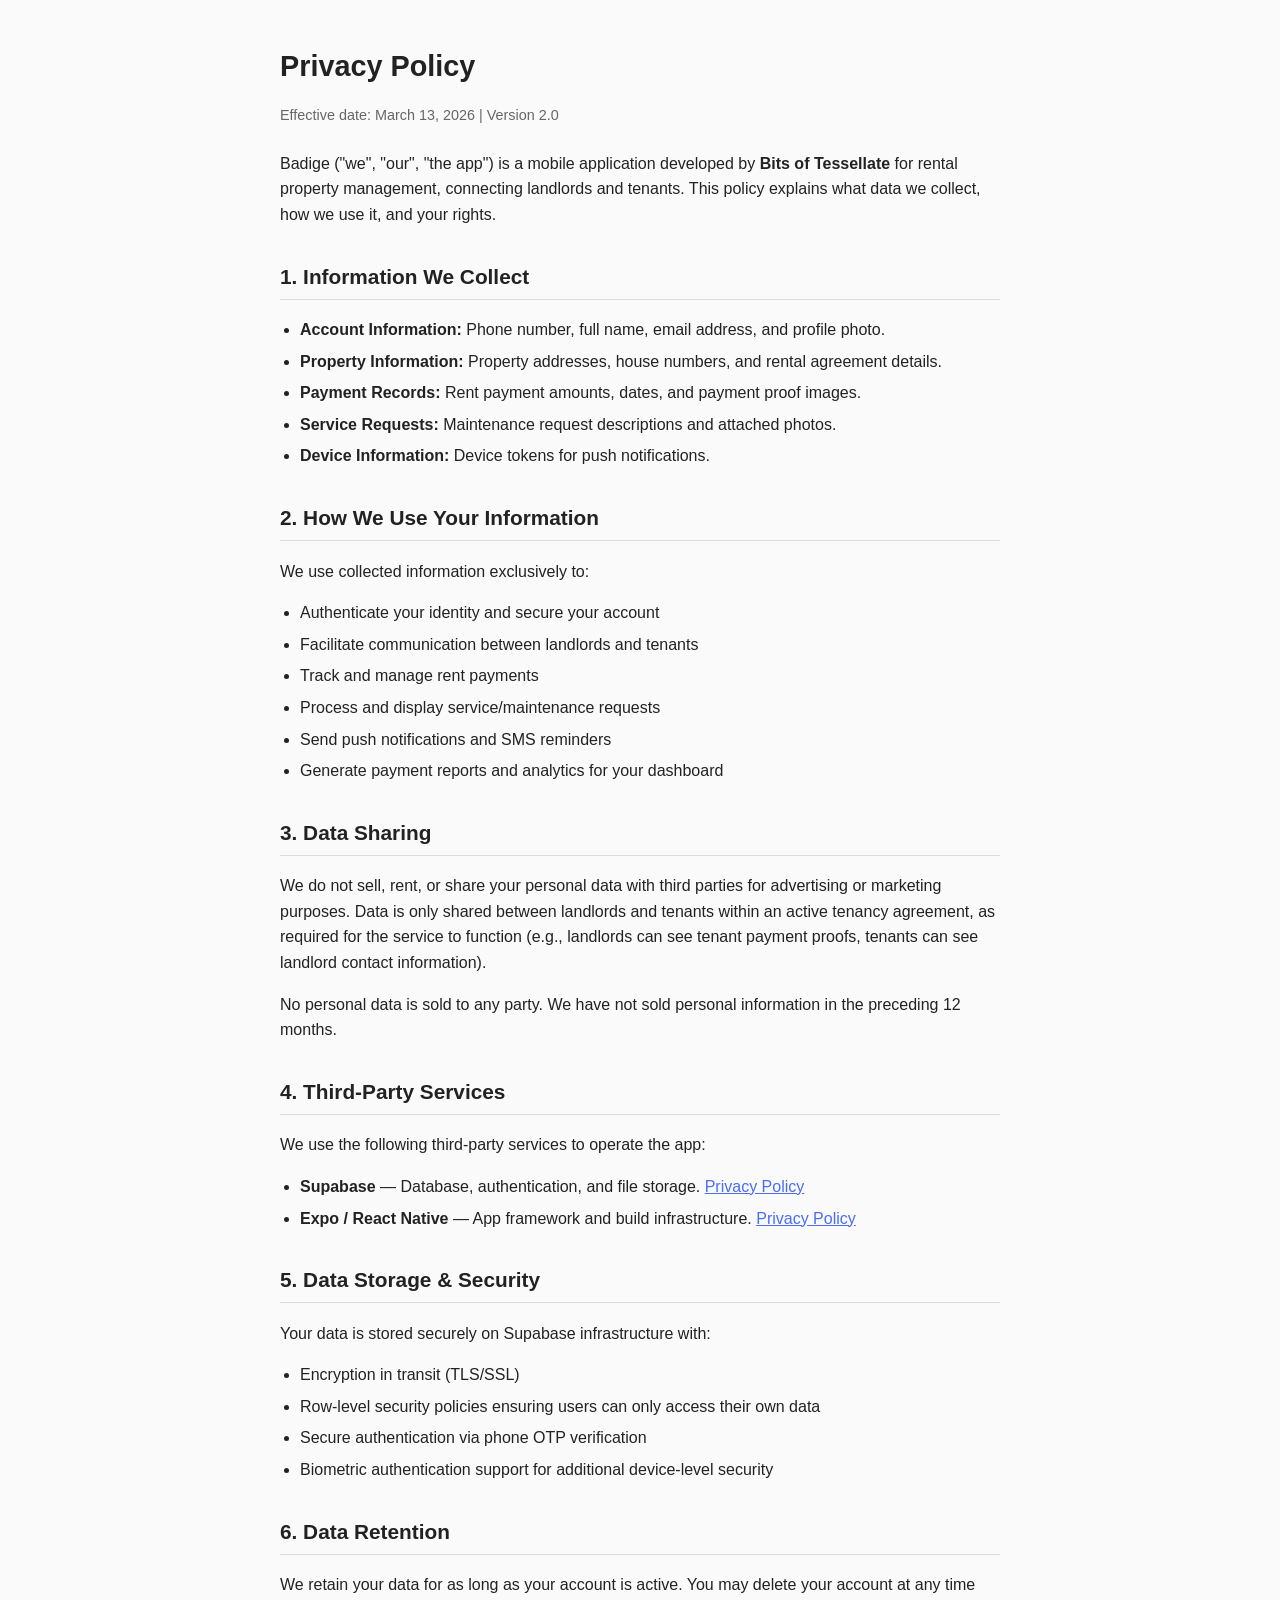
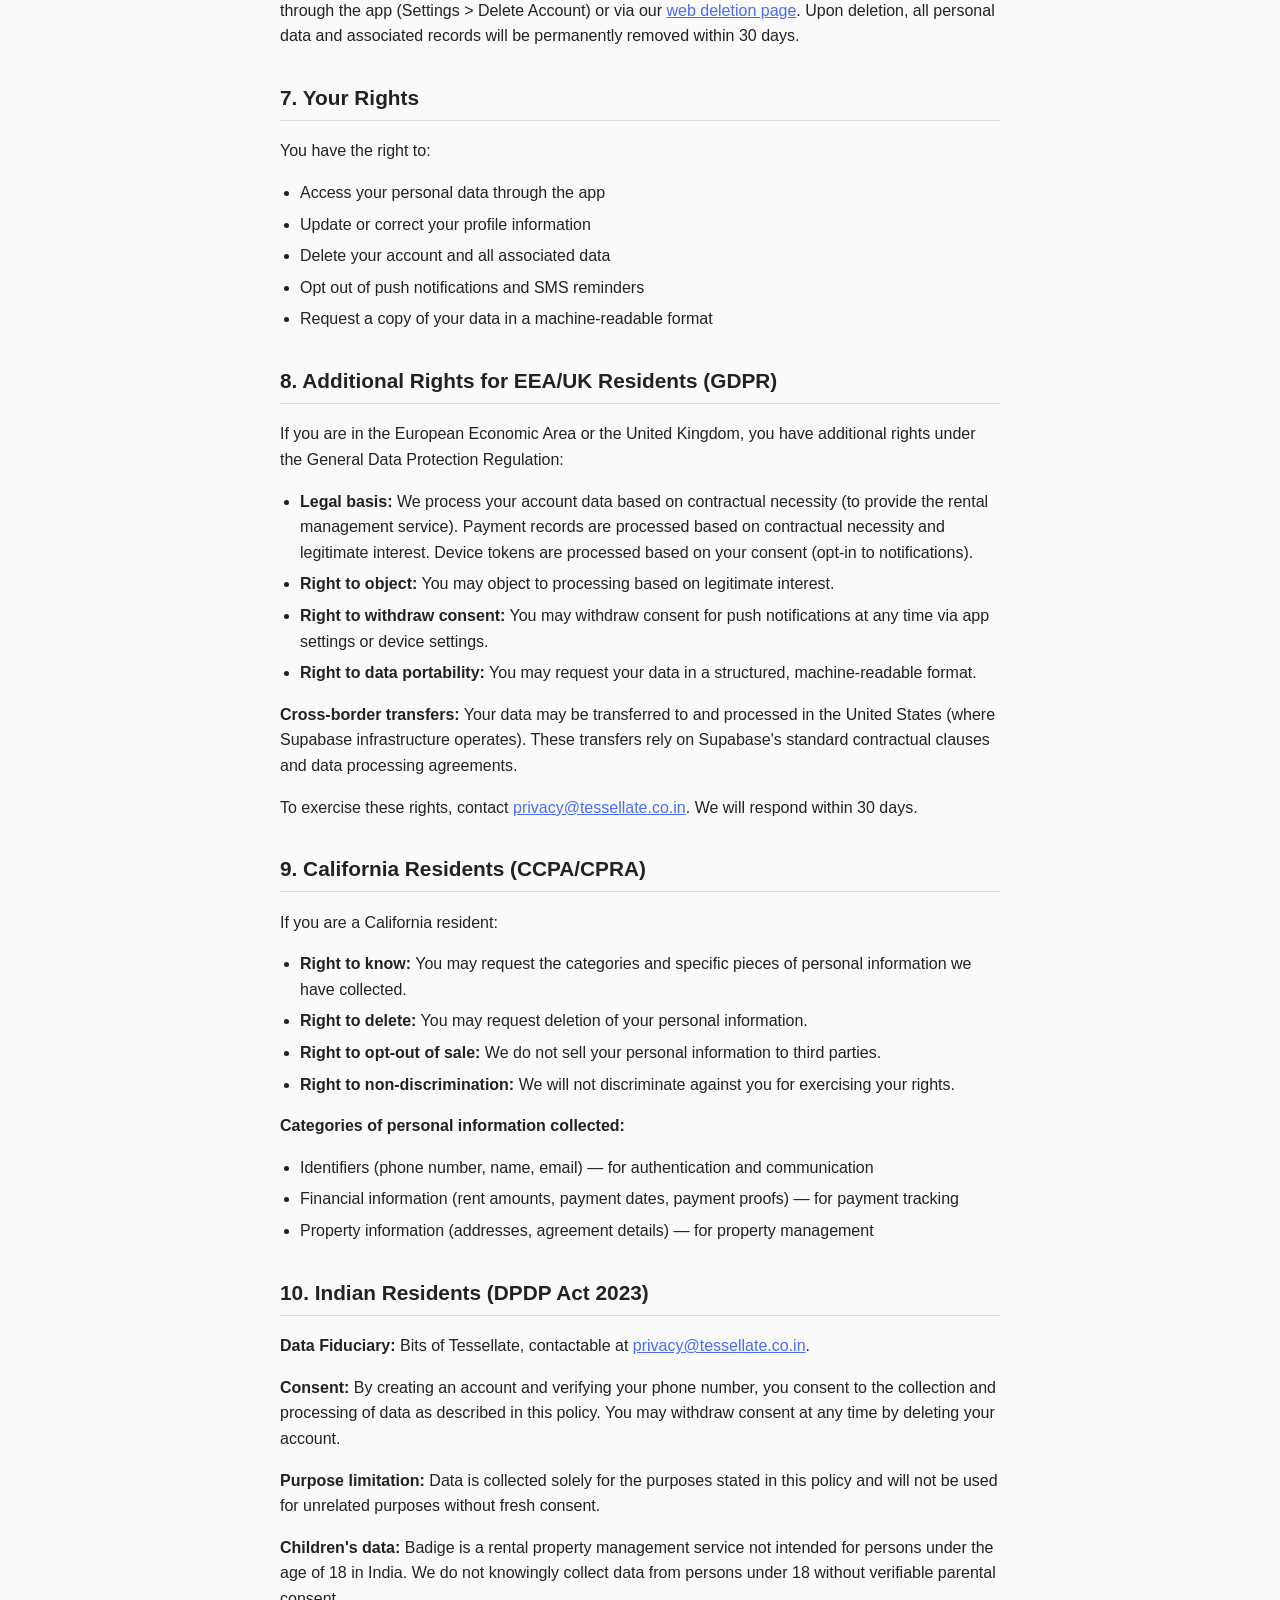
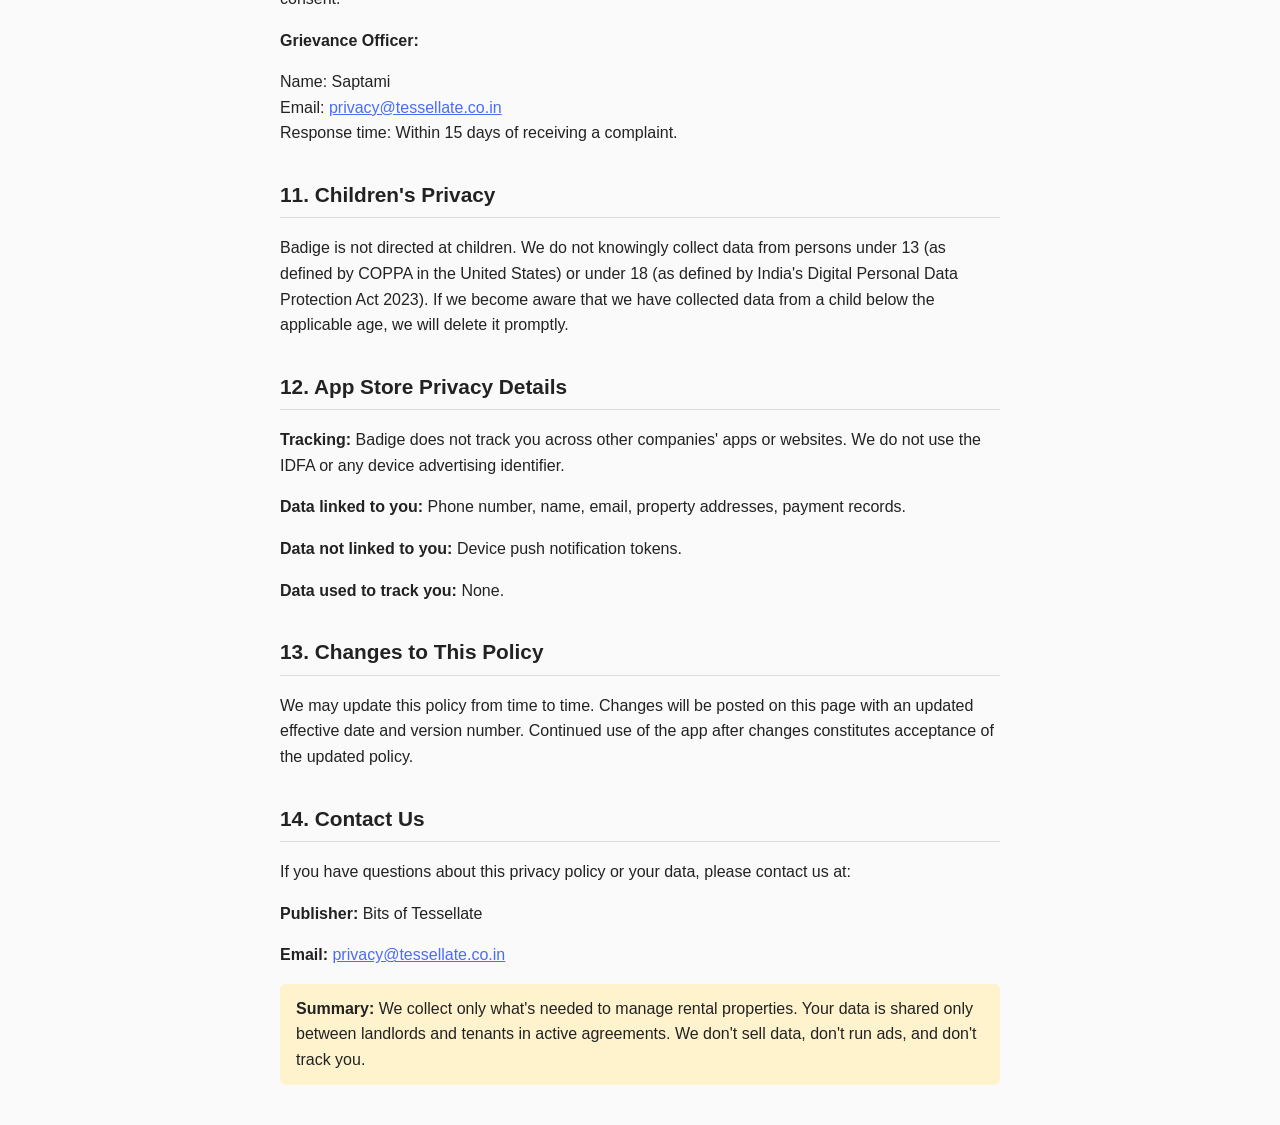
<file: badige/privacy-policy.html>
<!DOCTYPE html>
<html lang="en">
<head>
    <meta charset="UTF-8">
    <meta name="viewport" content="width=device-width, initial-scale=1.0">
    <title>Badige - Privacy Policy</title>
    <style>
        body {
            font-family: -apple-system, BlinkMacSystemFont, 'Segoe UI', Roboto, sans-serif;
            max-width: 720px;
            margin: 0 auto;
            padding: 24px 16px;
            color: #222;
            line-height: 1.6;
            background: #fafafa;
        }
        h1 { font-size: 1.8em; margin-bottom: 4px; }
        h2 { font-size: 1.3em; margin-top: 32px; border-bottom: 1px solid #ddd; padding-bottom: 6px; }
        .date { color: #666; font-size: 0.9em; margin-bottom: 24px; }
        ul { padding-left: 20px; }
        li { margin-bottom: 6px; }
        a { color: #4a6cf7; }
        .highlight { background: #fff3cd; padding: 12px 16px; border-radius: 6px; margin: 16px 0; }
    </style>
</head>
<body>
    <h1>Privacy Policy</h1>
    <p class="date">Effective date: March 13, 2026 | Version 2.0</p>

    <p>Badige ("we", "our", "the app") is a mobile application developed by <strong>Bits of Tessellate</strong> for rental property management, connecting landlords and tenants. This policy explains what data we collect, how we use it, and your rights.</p>

    <h2>1. Information We Collect</h2>
    <ul>
        <li><strong>Account Information:</strong> Phone number, full name, email address, and profile photo.</li>
        <li><strong>Property Information:</strong> Property addresses, house numbers, and rental agreement details.</li>
        <li><strong>Payment Records:</strong> Rent payment amounts, dates, and payment proof images.</li>
        <li><strong>Service Requests:</strong> Maintenance request descriptions and attached photos.</li>
        <li><strong>Device Information:</strong> Device tokens for push notifications.</li>
    </ul>

    <h2>2. How We Use Your Information</h2>
    <p>We use collected information exclusively to:</p>
    <ul>
        <li>Authenticate your identity and secure your account</li>
        <li>Facilitate communication between landlords and tenants</li>
        <li>Track and manage rent payments</li>
        <li>Process and display service/maintenance requests</li>
        <li>Send push notifications and SMS reminders</li>
        <li>Generate payment reports and analytics for your dashboard</li>
    </ul>

    <h2>3. Data Sharing</h2>
    <p>We do not sell, rent, or share your personal data with third parties for advertising or marketing purposes. Data is only shared between landlords and tenants within an active tenancy agreement, as required for the service to function (e.g., landlords can see tenant payment proofs, tenants can see landlord contact information).</p>
    <p>No personal data is sold to any party. We have not sold personal information in the preceding 12 months.</p>

    <h2>4. Third-Party Services</h2>
    <p>We use the following third-party services to operate the app:</p>
    <ul>
        <li><strong>Supabase</strong> — Database, authentication, and file storage. <a href="https://supabase.com/privacy">Privacy Policy</a></li>
        <li><strong>Expo / React Native</strong> — App framework and build infrastructure. <a href="https://expo.dev/privacy">Privacy Policy</a></li>
    </ul>

    <h2>5. Data Storage & Security</h2>
    <p>Your data is stored securely on Supabase infrastructure with:</p>
    <ul>
        <li>Encryption in transit (TLS/SSL)</li>
        <li>Row-level security policies ensuring users can only access their own data</li>
        <li>Secure authentication via phone OTP verification</li>
        <li>Biometric authentication support for additional device-level security</li>
    </ul>

    <h2>6. Data Retention</h2>
    <p>We retain your data for as long as your account is active. You may delete your account at any time through the app (Settings &gt; Delete Account) or via our <a href="delete-account.html">web deletion page</a>. Upon deletion, all personal data and associated records will be permanently removed within 30 days.</p>

    <h2>7. Your Rights</h2>
    <p>You have the right to:</p>
    <ul>
        <li>Access your personal data through the app</li>
        <li>Update or correct your profile information</li>
        <li>Delete your account and all associated data</li>
        <li>Opt out of push notifications and SMS reminders</li>
        <li>Request a copy of your data in a machine-readable format</li>
    </ul>

    <h2>8. Additional Rights for EEA/UK Residents (GDPR)</h2>
    <p>If you are in the European Economic Area or the United Kingdom, you have additional rights under the General Data Protection Regulation:</p>
    <ul>
        <li><strong>Legal basis:</strong> We process your account data based on contractual necessity (to provide the rental management service). Payment records are processed based on contractual necessity and legitimate interest. Device tokens are processed based on your consent (opt-in to notifications).</li>
        <li><strong>Right to object:</strong> You may object to processing based on legitimate interest.</li>
        <li><strong>Right to withdraw consent:</strong> You may withdraw consent for push notifications at any time via app settings or device settings.</li>
        <li><strong>Right to data portability:</strong> You may request your data in a structured, machine-readable format.</li>
    </ul>
    <p><strong>Cross-border transfers:</strong> Your data may be transferred to and processed in the United States (where Supabase infrastructure operates). These transfers rely on Supabase's standard contractual clauses and data processing agreements.</p>
    <p>To exercise these rights, contact <a href="mailto:privacy@tessellate.co.in">privacy@tessellate.co.in</a>. We will respond within 30 days.</p>

    <h2>9. California Residents (CCPA/CPRA)</h2>
    <p>If you are a California resident:</p>
    <ul>
        <li><strong>Right to know:</strong> You may request the categories and specific pieces of personal information we have collected.</li>
        <li><strong>Right to delete:</strong> You may request deletion of your personal information.</li>
        <li><strong>Right to opt-out of sale:</strong> We do not sell your personal information to third parties.</li>
        <li><strong>Right to non-discrimination:</strong> We will not discriminate against you for exercising your rights.</li>
    </ul>
    <p><strong>Categories of personal information collected:</strong></p>
    <ul>
        <li>Identifiers (phone number, name, email) — for authentication and communication</li>
        <li>Financial information (rent amounts, payment dates, payment proofs) — for payment tracking</li>
        <li>Property information (addresses, agreement details) — for property management</li>
    </ul>

    <h2>10. Indian Residents (DPDP Act 2023)</h2>
    <p><strong>Data Fiduciary:</strong> Bits of Tessellate, contactable at <a href="mailto:privacy@tessellate.co.in">privacy@tessellate.co.in</a>.</p>
    <p><strong>Consent:</strong> By creating an account and verifying your phone number, you consent to the collection and processing of data as described in this policy. You may withdraw consent at any time by deleting your account.</p>
    <p><strong>Purpose limitation:</strong> Data is collected solely for the purposes stated in this policy and will not be used for unrelated purposes without fresh consent.</p>
    <p><strong>Children's data:</strong> Badige is a rental property management service not intended for persons under the age of 18 in India. We do not knowingly collect data from persons under 18 without verifiable parental consent.</p>
    <p><strong>Grievance Officer:</strong></p>
    <p>Name: Saptami<br>
    Email: <a href="mailto:privacy@tessellate.co.in">privacy@tessellate.co.in</a><br>
    Response time: Within 15 days of receiving a complaint.</p>

    <h2>11. Children's Privacy</h2>
    <p>Badige is not directed at children. We do not knowingly collect data from persons under 13 (as defined by COPPA in the United States) or under 18 (as defined by India's Digital Personal Data Protection Act 2023). If we become aware that we have collected data from a child below the applicable age, we will delete it promptly.</p>

    <h2>12. App Store Privacy Details</h2>
    <p><strong>Tracking:</strong> Badige does not track you across other companies' apps or websites. We do not use the IDFA or any device advertising identifier.</p>
    <p><strong>Data linked to you:</strong> Phone number, name, email, property addresses, payment records.</p>
    <p><strong>Data not linked to you:</strong> Device push notification tokens.</p>
    <p><strong>Data used to track you:</strong> None.</p>

    <h2>13. Changes to This Policy</h2>
    <p>We may update this policy from time to time. Changes will be posted on this page with an updated effective date and version number. Continued use of the app after changes constitutes acceptance of the updated policy.</p>

    <h2>14. Contact Us</h2>
    <p>If you have questions about this privacy policy or your data, please contact us at:</p>
    <p><strong>Publisher:</strong> Bits of Tessellate</p>
    <p><strong>Email:</strong> <a href="mailto:privacy@tessellate.co.in">privacy@tessellate.co.in</a></p>

    <div class="highlight">
        <strong>Summary:</strong> We collect only what's needed to manage rental properties. Your data is shared only between landlords and tenants in active agreements. We don't sell data, don't run ads, and don't track you.
    </div>
</body>
</html>
</file>
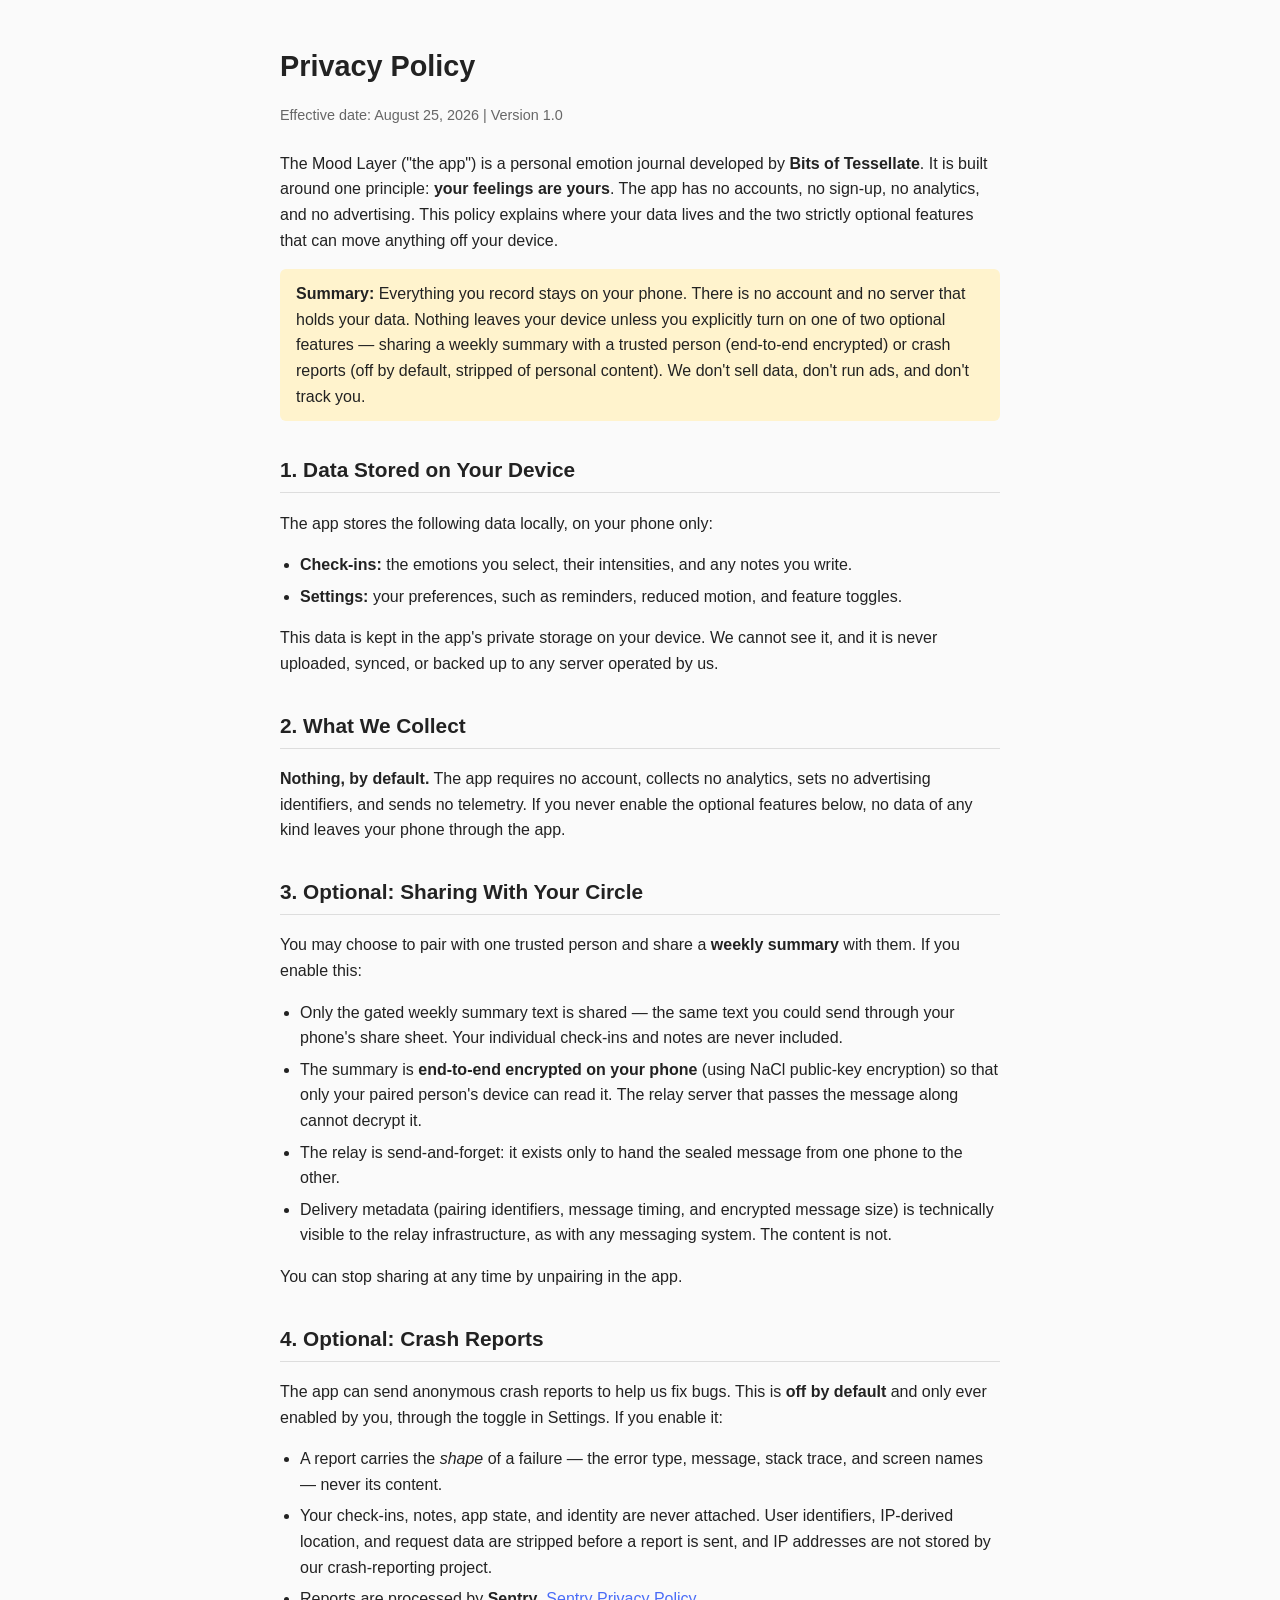
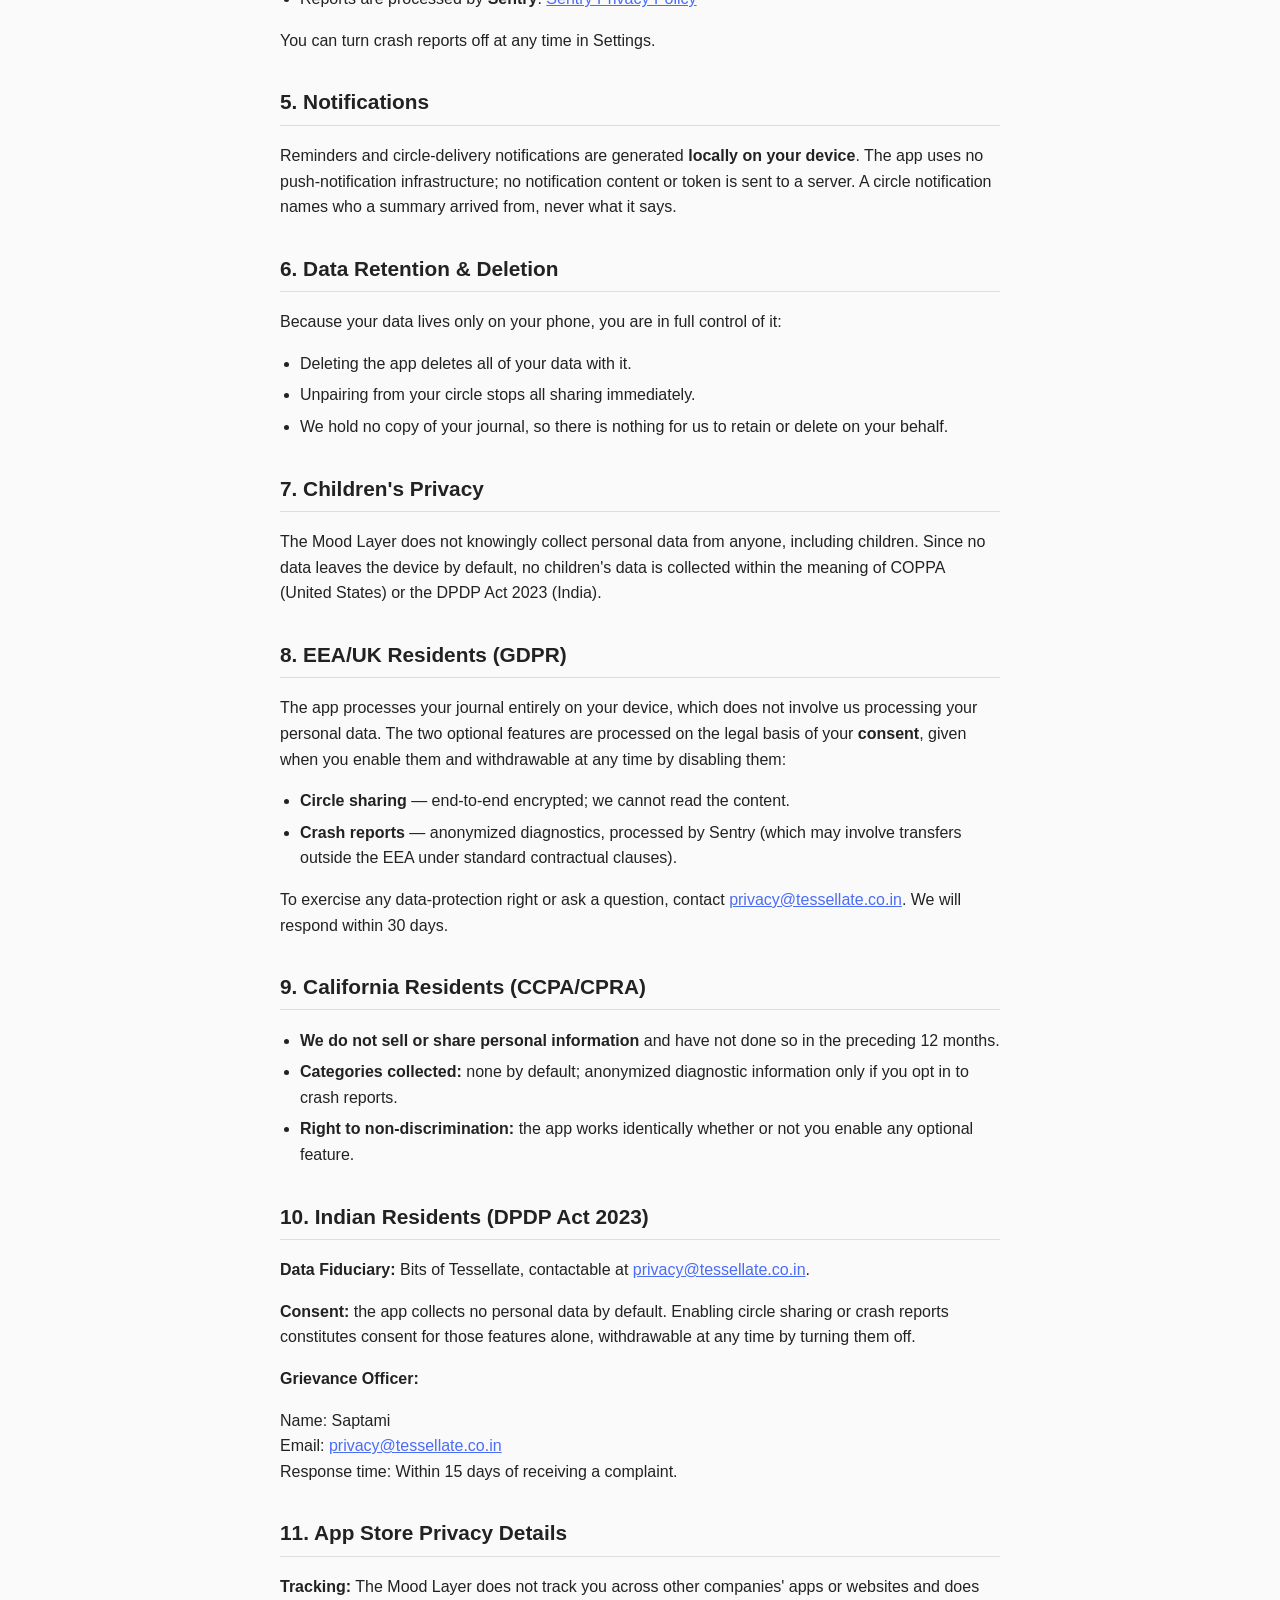
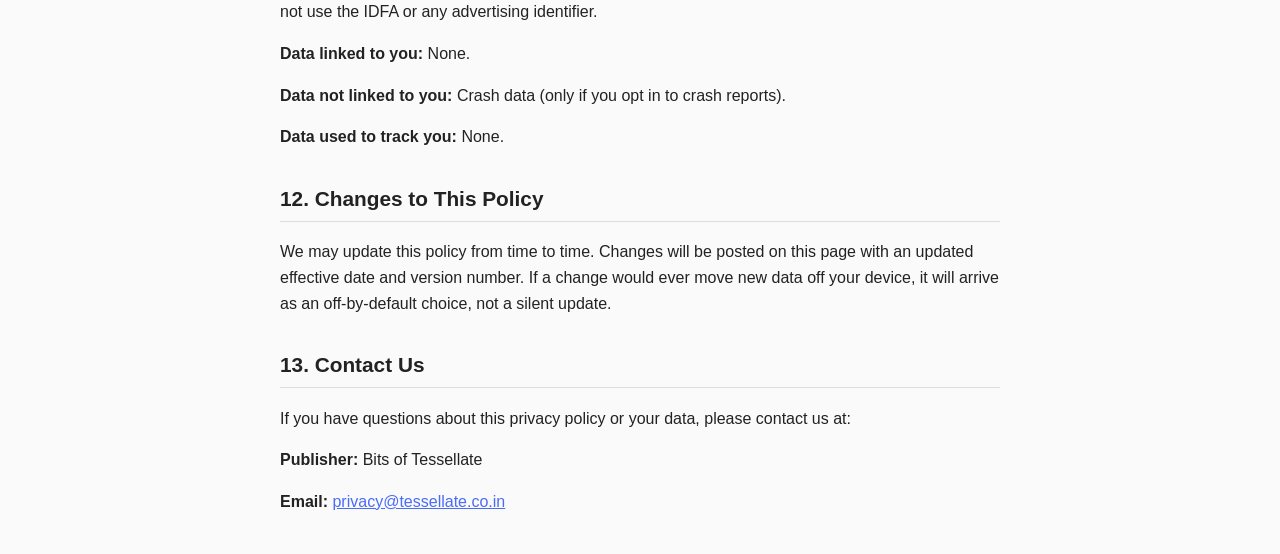
<file: mood-layer/privacy-policy.html>
<!DOCTYPE html>
<html lang="en">
<head>
    <meta charset="UTF-8">
    <meta name="viewport" content="width=device-width, initial-scale=1.0">
    <title>The Mood Layer - Privacy Policy</title>
    <style>
        body {
            font-family: -apple-system, BlinkMacSystemFont, 'Segoe UI', Roboto, sans-serif;
            max-width: 720px;
            margin: 0 auto;
            padding: 24px 16px;
            color: #222;
            line-height: 1.6;
            background: #fafafa;
        }
        h1 { font-size: 1.8em; margin-bottom: 4px; }
        h2 { font-size: 1.3em; margin-top: 32px; border-bottom: 1px solid #ddd; padding-bottom: 6px; }
        .date { color: #666; font-size: 0.9em; margin-bottom: 24px; }
        ul { padding-left: 20px; }
        li { margin-bottom: 6px; }
        a { color: #4a6cf7; }
        .highlight { background: #fff3cd; padding: 12px 16px; border-radius: 6px; margin: 16px 0; }
    </style>
</head>
<body>
    <h1>Privacy Policy</h1>
    <p class="date">Effective date: August 25, 2026 | Version 1.0</p>

    <p>The Mood Layer ("the app") is a personal emotion journal developed by <strong>Bits of Tessellate</strong>. It is built around one principle: <strong>your feelings are yours</strong>. The app has no accounts, no sign-up, no analytics, and no advertising. This policy explains where your data lives and the two strictly optional features that can move anything off your device.</p>

    <div class="highlight">
        <strong>Summary:</strong> Everything you record stays on your phone. There is no account and no server that holds your data. Nothing leaves your device unless you explicitly turn on one of two optional features — sharing a weekly summary with a trusted person (end-to-end encrypted) or crash reports (off by default, stripped of personal content). We don't sell data, don't run ads, and don't track you.
    </div>

    <h2>1. Data Stored on Your Device</h2>
    <p>The app stores the following data locally, on your phone only:</p>
    <ul>
        <li><strong>Check-ins:</strong> the emotions you select, their intensities, and any notes you write.</li>
        <li><strong>Settings:</strong> your preferences, such as reminders, reduced motion, and feature toggles.</li>
    </ul>
    <p>This data is kept in the app's private storage on your device. We cannot see it, and it is never uploaded, synced, or backed up to any server operated by us.</p>

    <h2>2. What We Collect</h2>
    <p><strong>Nothing, by default.</strong> The app requires no account, collects no analytics, sets no advertising identifiers, and sends no telemetry. If you never enable the optional features below, no data of any kind leaves your phone through the app.</p>

    <h2>3. Optional: Sharing With Your Circle</h2>
    <p>You may choose to pair with one trusted person and share a <strong>weekly summary</strong> with them. If you enable this:</p>
    <ul>
        <li>Only the gated weekly summary text is shared — the same text you could send through your phone's share sheet. Your individual check-ins and notes are never included.</li>
        <li>The summary is <strong>end-to-end encrypted on your phone</strong> (using NaCl public-key encryption) so that only your paired person's device can read it. The relay server that passes the message along cannot decrypt it.</li>
        <li>The relay is send-and-forget: it exists only to hand the sealed message from one phone to the other.</li>
        <li>Delivery metadata (pairing identifiers, message timing, and encrypted message size) is technically visible to the relay infrastructure, as with any messaging system. The content is not.</li>
    </ul>
    <p>You can stop sharing at any time by unpairing in the app.</p>

    <h2>4. Optional: Crash Reports</h2>
    <p>The app can send anonymous crash reports to help us fix bugs. This is <strong>off by default</strong> and only ever enabled by you, through the toggle in Settings. If you enable it:</p>
    <ul>
        <li>A report carries the <em>shape</em> of a failure — the error type, message, stack trace, and screen names — never its content.</li>
        <li>Your check-ins, notes, app state, and identity are never attached. User identifiers, IP-derived location, and request data are stripped before a report is sent, and IP addresses are not stored by our crash-reporting project.</li>
        <li>Reports are processed by <strong>Sentry</strong>. <a href="https://sentry.io/privacy/">Sentry Privacy Policy</a></li>
    </ul>
    <p>You can turn crash reports off at any time in Settings.</p>

    <h2>5. Notifications</h2>
    <p>Reminders and circle-delivery notifications are generated <strong>locally on your device</strong>. The app uses no push-notification infrastructure; no notification content or token is sent to a server. A circle notification names who a summary arrived from, never what it says.</p>

    <h2>6. Data Retention &amp; Deletion</h2>
    <p>Because your data lives only on your phone, you are in full control of it:</p>
    <ul>
        <li>Deleting the app deletes all of your data with it.</li>
        <li>Unpairing from your circle stops all sharing immediately.</li>
        <li>We hold no copy of your journal, so there is nothing for us to retain or delete on your behalf.</li>
    </ul>

    <h2>7. Children's Privacy</h2>
    <p>The Mood Layer does not knowingly collect personal data from anyone, including children. Since no data leaves the device by default, no children's data is collected within the meaning of COPPA (United States) or the DPDP Act 2023 (India).</p>

    <h2>8. EEA/UK Residents (GDPR)</h2>
    <p>The app processes your journal entirely on your device, which does not involve us processing your personal data. The two optional features are processed on the legal basis of your <strong>consent</strong>, given when you enable them and withdrawable at any time by disabling them:</p>
    <ul>
        <li><strong>Circle sharing</strong> — end-to-end encrypted; we cannot read the content.</li>
        <li><strong>Crash reports</strong> — anonymized diagnostics, processed by Sentry (which may involve transfers outside the EEA under standard contractual clauses).</li>
    </ul>
    <p>To exercise any data-protection right or ask a question, contact <a href="mailto:privacy@tessellate.co.in">privacy@tessellate.co.in</a>. We will respond within 30 days.</p>

    <h2>9. California Residents (CCPA/CPRA)</h2>
    <ul>
        <li><strong>We do not sell or share personal information</strong> and have not done so in the preceding 12 months.</li>
        <li><strong>Categories collected:</strong> none by default; anonymized diagnostic information only if you opt in to crash reports.</li>
        <li><strong>Right to non-discrimination:</strong> the app works identically whether or not you enable any optional feature.</li>
    </ul>

    <h2>10. Indian Residents (DPDP Act 2023)</h2>
    <p><strong>Data Fiduciary:</strong> Bits of Tessellate, contactable at <a href="mailto:privacy@tessellate.co.in">privacy@tessellate.co.in</a>.</p>
    <p><strong>Consent:</strong> the app collects no personal data by default. Enabling circle sharing or crash reports constitutes consent for those features alone, withdrawable at any time by turning them off.</p>
    <p><strong>Grievance Officer:</strong></p>
    <p>Name: Saptami<br>
    Email: <a href="mailto:privacy@tessellate.co.in">privacy@tessellate.co.in</a><br>
    Response time: Within 15 days of receiving a complaint.</p>

    <h2>11. App Store Privacy Details</h2>
    <p><strong>Tracking:</strong> The Mood Layer does not track you across other companies' apps or websites and does not use the IDFA or any advertising identifier.</p>
    <p><strong>Data linked to you:</strong> None.</p>
    <p><strong>Data not linked to you:</strong> Crash data (only if you opt in to crash reports).</p>
    <p><strong>Data used to track you:</strong> None.</p>

    <h2>12. Changes to This Policy</h2>
    <p>We may update this policy from time to time. Changes will be posted on this page with an updated effective date and version number. If a change would ever move new data off your device, it will arrive as an off-by-default choice, not a silent update.</p>

    <h2>13. Contact Us</h2>
    <p>If you have questions about this privacy policy or your data, please contact us at:</p>
    <p><strong>Publisher:</strong> Bits of Tessellate</p>
    <p><strong>Email:</strong> <a href="mailto:privacy@tessellate.co.in">privacy@tessellate.co.in</a></p>
</body>
</html>
</file>
<file: alate/assets/alate.css>
/* Alate pages — shared styles.
   Palette mirrors the app's design system (alate mobile/src/constants/theme.ts):
   canvas #e6e4e9, primary #6a5f75, ink #2f2937. One face, like the app: Marcellus
   (OFL) carries headings AND body; hierarchy comes from size, colour and spacing. */

@font-face {
  font-family: 'Marcellus';
  font-weight: 400;
  font-style: normal;
  font-display: swap;
  src: url(Marcellus-Regular.ttf) format('truetype');
}

:root {
  --bg: #e6e4e9;
  --bg-2: #d9d6dd;
  --ink: #2f2937;
  --ink-soft: #4c4356;
  --primary: #6a5f75;
  --muted: #5e5769;
  --line: rgba(106, 95, 117, 0.22);
  --glass: rgba(255, 255, 255, 0.78);
  --on-dark: #eceaf0;
  --on-dark-muted: #cfc9d8;
  --radius: 20px;
  --radius-sm: 12px;
  --serif: 'Marcellus', Georgia, 'Times New Roman', serif;
  --shadow: 0 2px 14px rgba(47, 41, 55, 0.07);
}

* { box-sizing: border-box; }
html { background: var(--bg); scroll-behavior: smooth; }
@media (prefers-reduced-motion: reduce) { html { scroll-behavior: auto; } }
body {
  margin: 0;
  background: var(--bg);
  color: var(--ink);
  font-family: var(--serif);
  font-size: 15px;
  line-height: 1.55;
  -webkit-font-smoothing: antialiased;
}
a { color: inherit; }
h1, h2, h3 { font-weight: 400; margin: 0; }
p { margin: 0; }
ul { margin: 0; padding: 0; list-style: none; }
button { font-family: inherit; }

.wrap { max-width: 1080px; margin: 0 auto; padding: 0 24px; }

/* ---------- Wordmark + nav ---------- */
/* The wordmark is the app's own mark (assets/wordmark.svg, ink fill). */
.wordmark { display: inline-block; line-height: 0; text-decoration: none; }
.wordmark img { height: 40px; width: auto; display: block; }
.foot .wordmark img { height: 28px; }
button.pill { border: 0; cursor: pointer; }
button.ghost { background: none; border: 0; border-bottom: 1px solid var(--line); cursor: pointer; }
.nav {
  position: sticky; top: 0; z-index: 10;
  background: rgba(230, 228, 233, 0.85);
  backdrop-filter: blur(10px);
  -webkit-backdrop-filter: blur(10px);
  border-bottom: 1px solid var(--line);
}
.nav .wrap {
  display: flex; align-items: center; justify-content: space-between;
  height: 68px;
}
.nav-links { display: flex; gap: 26px; align-items: center; }
.nav-links a {
  font-size: 14px; letter-spacing: 0.03em; text-decoration: none; color: var(--muted);
  white-space: nowrap;
}
.nav-links a[aria-current="page"] { color: var(--ink); }
.nav-links a:hover { color: var(--ink); }
.nav-links .pill, .nav-links .pill:hover { padding: 9px 18px; font-size: 14px; color: #fff; }
@media (max-width: 760px) {
  .nav-links .hide-sm { display: none; }
}
@media (max-width: 560px) {
  .nav-links a:not(.pill) { display: none; }
  .wordmark img { height: 32px; }
}

/* ---------- Buttons ---------- */
.pill {
  display: inline-block;
  background: var(--primary);
  color: #fff;
  border-radius: 9999px;
  padding: 12px 26px;
  font-size: 14px;
  letter-spacing: 0.02em;
  text-decoration: none;
  transition: background 120ms ease;
}
.pill:hover { background: var(--ink-soft); }
.pill:focus-visible, .ghost:focus-visible, a:focus-visible { outline: 3px solid var(--ink); outline-offset: 3px; }
.ghost {
  display: inline-block;
  color: var(--ink);
  text-decoration: none;
  padding: 12px 4px;
  font-size: 14px;
  border-bottom: 1px solid var(--line);
}
.ghost:hover { border-color: var(--ink); }
.cta-row { display: flex; gap: 22px; align-items: center; flex-wrap: wrap; }
.cta-note { margin-top: 14px; font-size: 13px; color: var(--muted); }

/* ---------- Type ---------- */
.eyebrow {
  font-size: 11px;
  letter-spacing: 0.18em;
  text-transform: uppercase;
  color: var(--muted);
  margin: 0 0 14px;
}
.section { padding: 80px 0 0; }
.section-title { font-size: clamp(26px, 3.2vw, 34px); line-height: 1.2; text-wrap: balance; max-width: 22em; }
.section-lead { margin-top: 12px; font-size: 16px; color: var(--muted); max-width: 40em; }

/* ---------- Hero ---------- */
.hero { padding: 64px 0 24px; }
.hero-grid {
  display: grid;
  grid-template-columns: 1.1fr 0.9fr;
  gap: 56px;
  align-items: center;
}
.hero h1 {
  font-size: clamp(34px, 4.8vw, 54px);
  line-height: 1.1;
  text-wrap: balance;
  margin: 0 0 18px;
}
.hero .sub {
  font-size: 17px;
  color: var(--muted);
  max-width: 32em;
  margin: 0 0 28px;
}
@media (max-width: 860px) {
  .hero { padding-top: 40px; }
  .hero-grid { grid-template-columns: 1fr; gap: 40px; }
}

/* ---------- Product mock (pure CSS illustration) ---------- */
.mock {
  background: var(--glass);
  border: 1px solid var(--line);
  border-radius: 28px;
  padding: 22px;
  box-shadow: 0 18px 50px rgba(47, 41, 55, 0.12);
  max-width: 400px;
  margin: 0 auto;
  font-size: 13px;
}
.mock .mock-top { display: flex; justify-content: space-between; align-items: baseline; margin-bottom: 14px; }
.mock .mock-brand { font-size: 10px; letter-spacing: 0.16em; text-transform: uppercase; color: var(--muted); }
.mock .mock-title { font-size: 19px; line-height: 1.25; margin: 0 0 4px; }
.mock .mock-price { color: var(--muted); }
.mock .mock-verdict {
  margin-top: 16px;
  background: var(--ink);
  color: var(--on-dark);
  border-radius: var(--radius-sm);
  padding: 14px 16px;
  display: flex; justify-content: space-between; align-items: center;
}
.mock .mock-verdict .big { font-size: 21px; color: #fff; }
.mock .mock-verdict .conf { font-size: 12px; color: var(--on-dark-muted); }
.mock .mock-rows { margin-top: 14px; display: grid; gap: 8px; }
.mock .mock-row { display: flex; justify-content: space-between; padding: 8px 0; border-bottom: 1px solid var(--line); }
.mock .mock-row:last-child { border-bottom: 0; }
.mock .mock-row span:first-child { color: var(--muted); }
.mock .chips { display: flex; gap: 8px; flex-wrap: wrap; margin-top: 12px; }
.mock .chip {
  border: 1px solid var(--line);
  border-radius: 9999px;
  padding: 4px 12px;
  font-size: 12px;
  color: var(--ink-soft);
}
.mock .chip.on { background: var(--primary); border-color: var(--primary); color: #fff; }
.mock .mock-verdict .chip { border-color: #8d8399; color: var(--on-dark); }
.mock .mock-btn {
  margin-top: 14px;
  display: block;
  text-align: center;
  background: var(--ink);
  color: #fff;
  border-radius: 9999px;
  padding: 12px;
}
.mock .mock-btn.outline { background: transparent; color: var(--ink); border: 1px solid var(--ink); }
.mock .mock-img {
  height: 120px;
  border-radius: var(--radius-sm);
  background:
    radial-gradient(120% 90% at 20% 10%, rgba(255,255,255,0.7), transparent 60%),
    linear-gradient(160deg, var(--bg-2), #b8b1c0);
  margin-bottom: 14px;
}
.mock .mock-caption { margin-top: 12px; font-size: 12px; color: var(--muted); text-align: center; }

/* ---------- Dark band ---------- */
.band {
  margin-top: 64px;
  background: var(--ink);
  color: var(--on-dark);
  padding: 60px 0;
}
.band h2 { font-size: clamp(24px, 3vw, 32px); color: #fff; line-height: 1.2; text-wrap: balance; }
.band-grid { display: grid; grid-template-columns: 1fr 1fr; gap: 40px; align-items: start; }
.band ul { display: grid; gap: 12px; }
.band li { font-size: 15px; color: var(--on-dark-muted); padding-left: 24px; position: relative; }
.band li::before { content: '—'; position: absolute; left: 0; color: #8d8399; }
.band .kicker { margin-top: 22px; font-size: 16px; color: #fff; max-width: 34em; }
@media (max-width: 760px) { .band-grid { grid-template-columns: 1fr; gap: 24px; } }

/* ---------- Feature grid ---------- */
.grid {
  margin-top: 32px;
  display: grid;
  grid-template-columns: repeat(3, 1fr);
  gap: 18px;
}
.card {
  background: var(--glass);
  border-radius: var(--radius);
  padding: 26px 24px;
  box-shadow: var(--shadow);
}
.card h3 { font-size: 20px; line-height: 1.3; margin: 0 0 8px; }
.card p { font-size: 14px; color: var(--muted); }
.glyph {
  width: 40px; height: 40px;
  border-radius: 12px;
  background: var(--bg);
  display: flex; align-items: center; justify-content: center;
  margin-bottom: 18px;
}
.glyph svg { width: 20px; height: 20px; stroke: var(--primary); fill: none; stroke-width: 1.6; stroke-linecap: round; stroke-linejoin: round; }
@media (max-width: 900px) { .grid { grid-template-columns: repeat(2, 1fr); } }
@media (max-width: 580px) { .grid { grid-template-columns: 1fr; } }

/* ---------- Two-up ---------- */
.two-up { margin-top: 32px; display: grid; grid-template-columns: 1fr 1fr; gap: 18px; }
@media (max-width: 760px) { .two-up { grid-template-columns: 1fr; } }
.card.tall { display: flex; flex-direction: column; gap: 16px; }
.card .mock { margin: 0; max-width: none; box-shadow: none; }

/* ---------- Steps ---------- */
.steps { margin-top: 32px; display: grid; grid-template-columns: repeat(3, 1fr); gap: 18px; counter-reset: step; }
.step {
  background: var(--glass);
  border-radius: var(--radius);
  padding: 26px 24px;
  box-shadow: var(--shadow);
  counter-increment: step;
}
.step::before {
  content: counter(step);
  display: flex; align-items: center; justify-content: center;
  width: 30px; height: 30px;
  border-radius: 9999px;
  background: var(--primary);
  color: #fff;
  font-size: 13px;
  margin-bottom: 16px;
}
.step h3 { font-size: 19px; margin: 0 0 6px; }
.step p { font-size: 14px; color: var(--muted); }
@media (max-width: 760px) { .steps { grid-template-columns: 1fr; } }

/* ---------- Control list ---------- */
.controls { margin-top: 32px; display: grid; grid-template-columns: repeat(2, 1fr); gap: 12px 40px; }
.controls li { padding: 16px 0; border-bottom: 1px solid var(--line); }
.controls li strong { display: block; font-weight: 400; font-size: 18px; margin-bottom: 2px; }
.controls li span { font-size: 14px; color: var(--muted); }
@media (max-width: 700px) { .controls { grid-template-columns: 1fr; } }

/* ---------- Trust ---------- */
.trust {
  margin-top: 80px;
  background: var(--glass);
  border: 1px solid var(--line);
  border-radius: var(--radius);
  padding: 40px 40px;
  display: grid;
  grid-template-columns: 1.1fr 1fr;
  gap: 32px;
  align-items: center;
}
.trust .lead { font-size: clamp(22px, 2.6vw, 27px); line-height: 1.3; text-wrap: balance; }
.trust .small { margin-top: 10px; font-size: 14px; color: var(--muted); }
.trust ul { display: grid; gap: 10px; }
.trust li { font-size: 14px; color: var(--ink-soft); padding-left: 24px; position: relative; }
.trust li::before { content: '✓'; position: absolute; left: 0; color: var(--primary); }
@media (max-width: 760px) { .trust { grid-template-columns: 1fr; padding: 30px 24px; } }

/* ---------- FAQ ---------- */
.faq { margin-top: 32px; border-top: 1px solid var(--line); }
.faq details { border-bottom: 1px solid var(--line); }
.faq summary {
  cursor: pointer;
  list-style: none;
  padding: 18px 40px 18px 0;
  font-size: 18px;
  position: relative;
}
.faq summary::-webkit-details-marker { display: none; }
.faq summary::after {
  content: '+';
  position: absolute; right: 8px; top: 16px;
  font-size: 22px; color: var(--muted);
}
.faq details[open] summary::after { content: '–'; }
.faq details p { padding: 0 0 20px; font-size: 14px; color: var(--muted); max-width: 46em; }

/* ---------- CTA band ---------- */
.cta-band {
  margin-top: 80px;
  background: var(--ink);
  color: var(--on-dark);
  border-radius: var(--radius);
  padding: 52px 48px;
  text-align: center;
}
.cta-band h2 { font-size: clamp(24px, 3.2vw, 34px); color: #fff; text-wrap: balance; }
.cta-band p { margin: 12px auto 26px; max-width: 36em; color: var(--on-dark-muted); font-size: 15px; }
.cta-band .pill { background: #fff; color: var(--ink); }
.cta-band .pill:hover { background: var(--on-dark); }
@media (max-width: 640px) { .cta-band { padding: 36px 24px; } }

/* ---------- Footer (one row) ---------- */
.foot {
  margin-top: 64px;
  border-top: 1px solid var(--line);
  padding: 28px 0 40px;
  font-size: 13px;
  color: var(--muted);
}
.foot .wrap { display: flex; flex-wrap: wrap; align-items: center; justify-content: space-between; gap: 14px 32px; }
.foot ul { display: flex; flex-wrap: wrap; gap: 6px 22px; }
.foot a { text-decoration: none; }
.foot a:hover { color: var(--ink); text-decoration: underline; }
.foot .copy { margin: 0; }
@media (max-width: 640px) { .foot .wrap { flex-direction: column; align-items: flex-start; } }

/* ---------- Contact sheet (replaces bare mailto: CTAs) ---------- */
dialog.contact {
  border: 0;
  border-radius: var(--radius);
  padding: 0;
  width: min(92vw, 480px);
  background: var(--glass);
  color: var(--ink);
  box-shadow: 0 24px 60px rgba(47, 41, 55, 0.25);
}
dialog.contact::backdrop { background: rgba(47, 41, 55, 0.45); }
dialog.contact form { padding: 30px 30px 26px; }
dialog.contact h2 { font-size: 24px; margin: 0 0 10px; }
dialog.contact p { font-size: 14px; color: var(--muted); }
dialog.contact .addr {
  margin: 20px 0 14px;
  display: flex; gap: 10px; align-items: center; flex-wrap: wrap;
  background: #fff; border: 1px solid var(--line); border-radius: var(--radius-sm);
  padding: 10px 10px 10px 16px;
}
dialog.contact .addr code { font-family: inherit; font-size: 15px; color: var(--ink); flex: 1; word-break: break-all; }
dialog.contact .addr .pill { padding: 9px 16px; font-size: 13px; }
dialog.contact .row { display: flex; justify-content: space-between; align-items: center; gap: 12px; margin-top: 18px; }
dialog.contact .row a { color: var(--ink); font-size: 14px; }

/* ---------- Document pages (support, privacy, deletion, opt-out) ---------- */
.doc { max-width: 760px; margin: 0 auto; padding: 52px 24px 64px; }
.doc h1 { font-size: clamp(30px, 4vw, 40px); line-height: 1.15; margin: 0 0 8px; text-wrap: balance; }
.doc .date { font-size: 11px; letter-spacing: 0.18em; text-transform: uppercase; color: var(--muted); margin: 0 0 28px; }
.doc h1 + p:not(.date) { margin-top: 24px; }
.doc h2 { font-size: 24px; line-height: 1.25; margin: 44px 0 10px; }
.doc h3 { font-size: 19px; margin: 26px 0 8px; }
.doc p { margin: 0 0 12px; font-size: 15px; color: var(--ink-soft); }
.doc p.lead { font-size: 17px; color: var(--muted); }
.doc ul, .doc ol { margin: 0 0 14px; padding-left: 22px; }
.doc ul { list-style: disc; }
.doc ol { list-style: decimal; }
.doc li { margin-bottom: 7px; font-size: 15px; color: var(--ink-soft); }
.doc li::marker { color: var(--primary); }
.doc a { color: var(--ink); text-decoration: underline; text-underline-offset: 3px; text-decoration-color: var(--line); }
.doc a:hover { text-decoration-color: var(--ink); }
.doc strong { color: var(--ink); font-weight: 600; }
.doc code { font-family: ui-monospace, SFMono-Regular, Menlo, Consolas, monospace; font-size: 0.85em; background: rgba(255,255,255,0.6); border: 1px solid var(--line); padding: 1px 6px; border-radius: 6px; }
.callout {
  background: var(--glass);
  border: 1px solid var(--line);
  border-radius: var(--radius);
  padding: 20px 24px;
  margin: 20px 0;
}
.callout.dark { background: var(--ink); border-color: var(--ink); }
.callout.dark, .callout.dark p, .callout.dark li, .callout.dark strong { color: var(--on-dark); }
.callout.dark strong { color: #fff; }
.callout.dark a { color: #fff; }
.callout > :last-child { margin-bottom: 0; }
.callout p strong:first-child { display: block; margin-bottom: 4px; font-weight: 400; font-size: 17px; }
</file>
